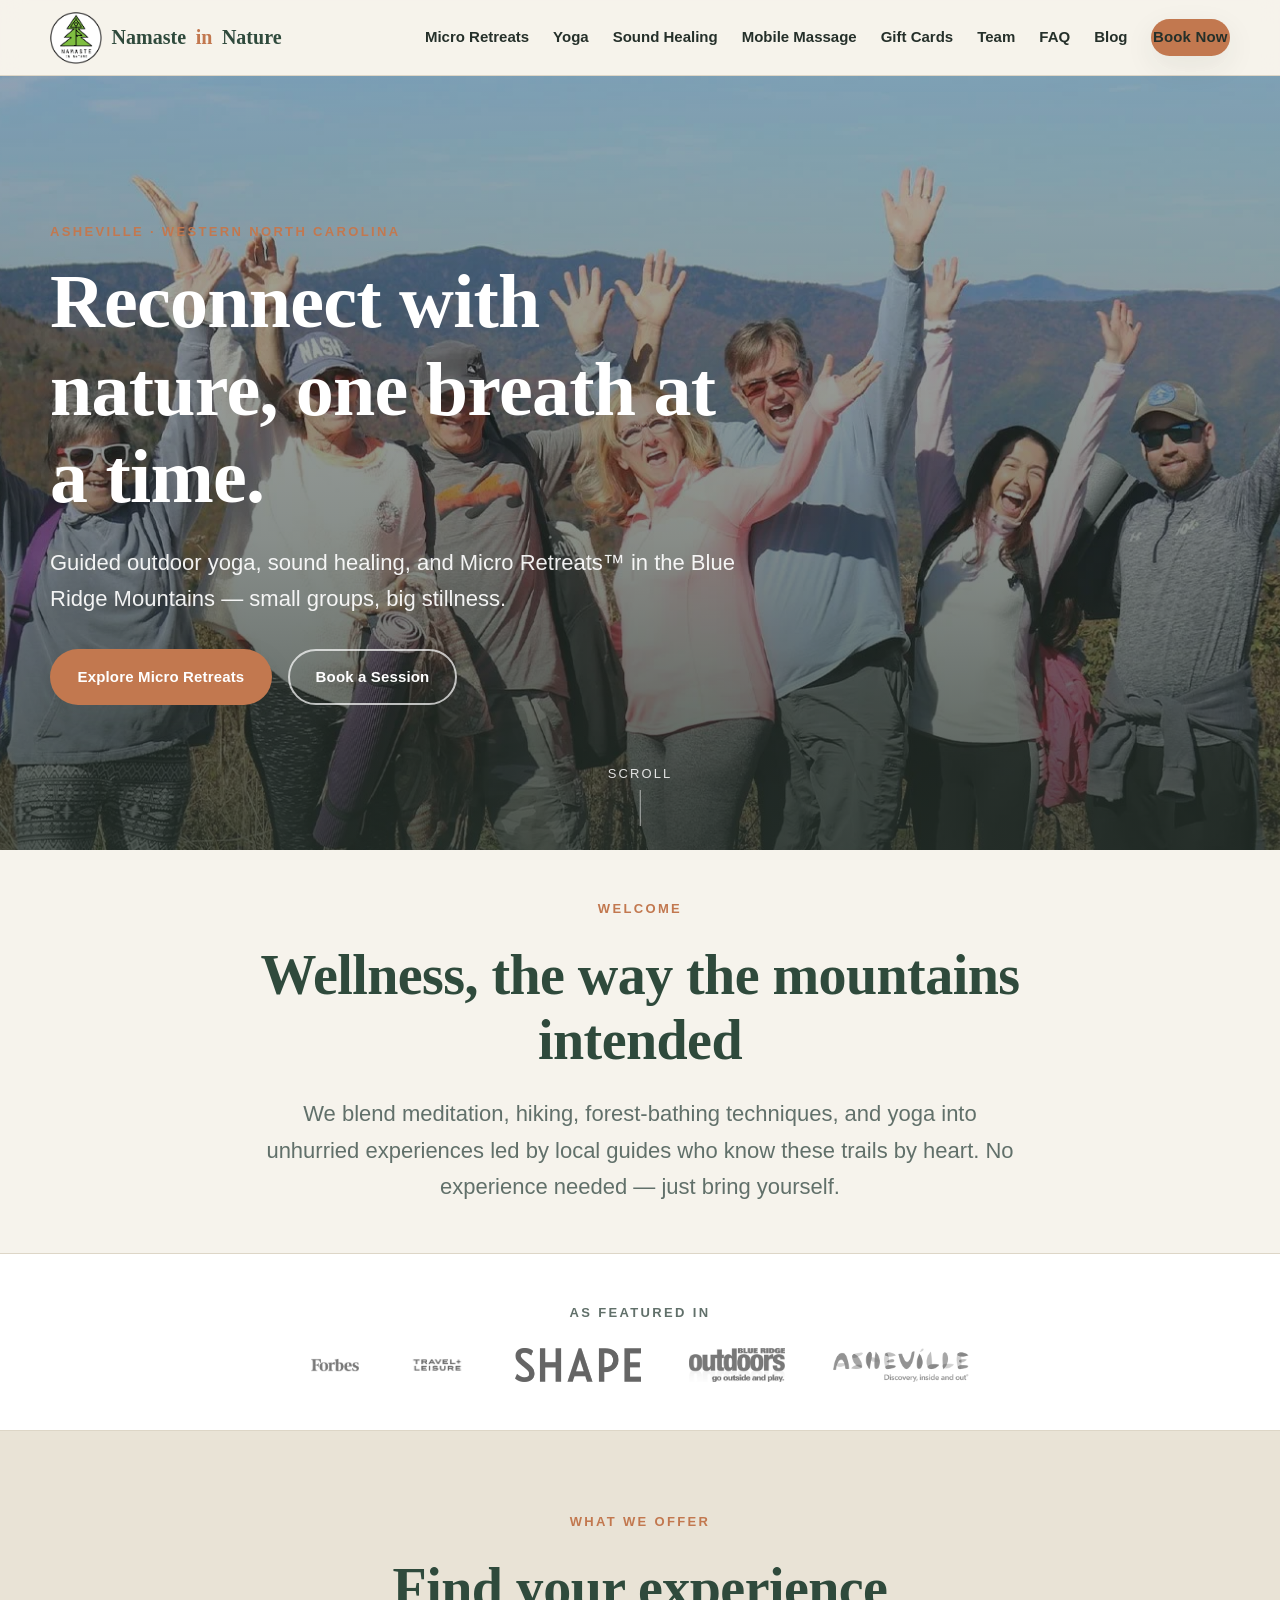
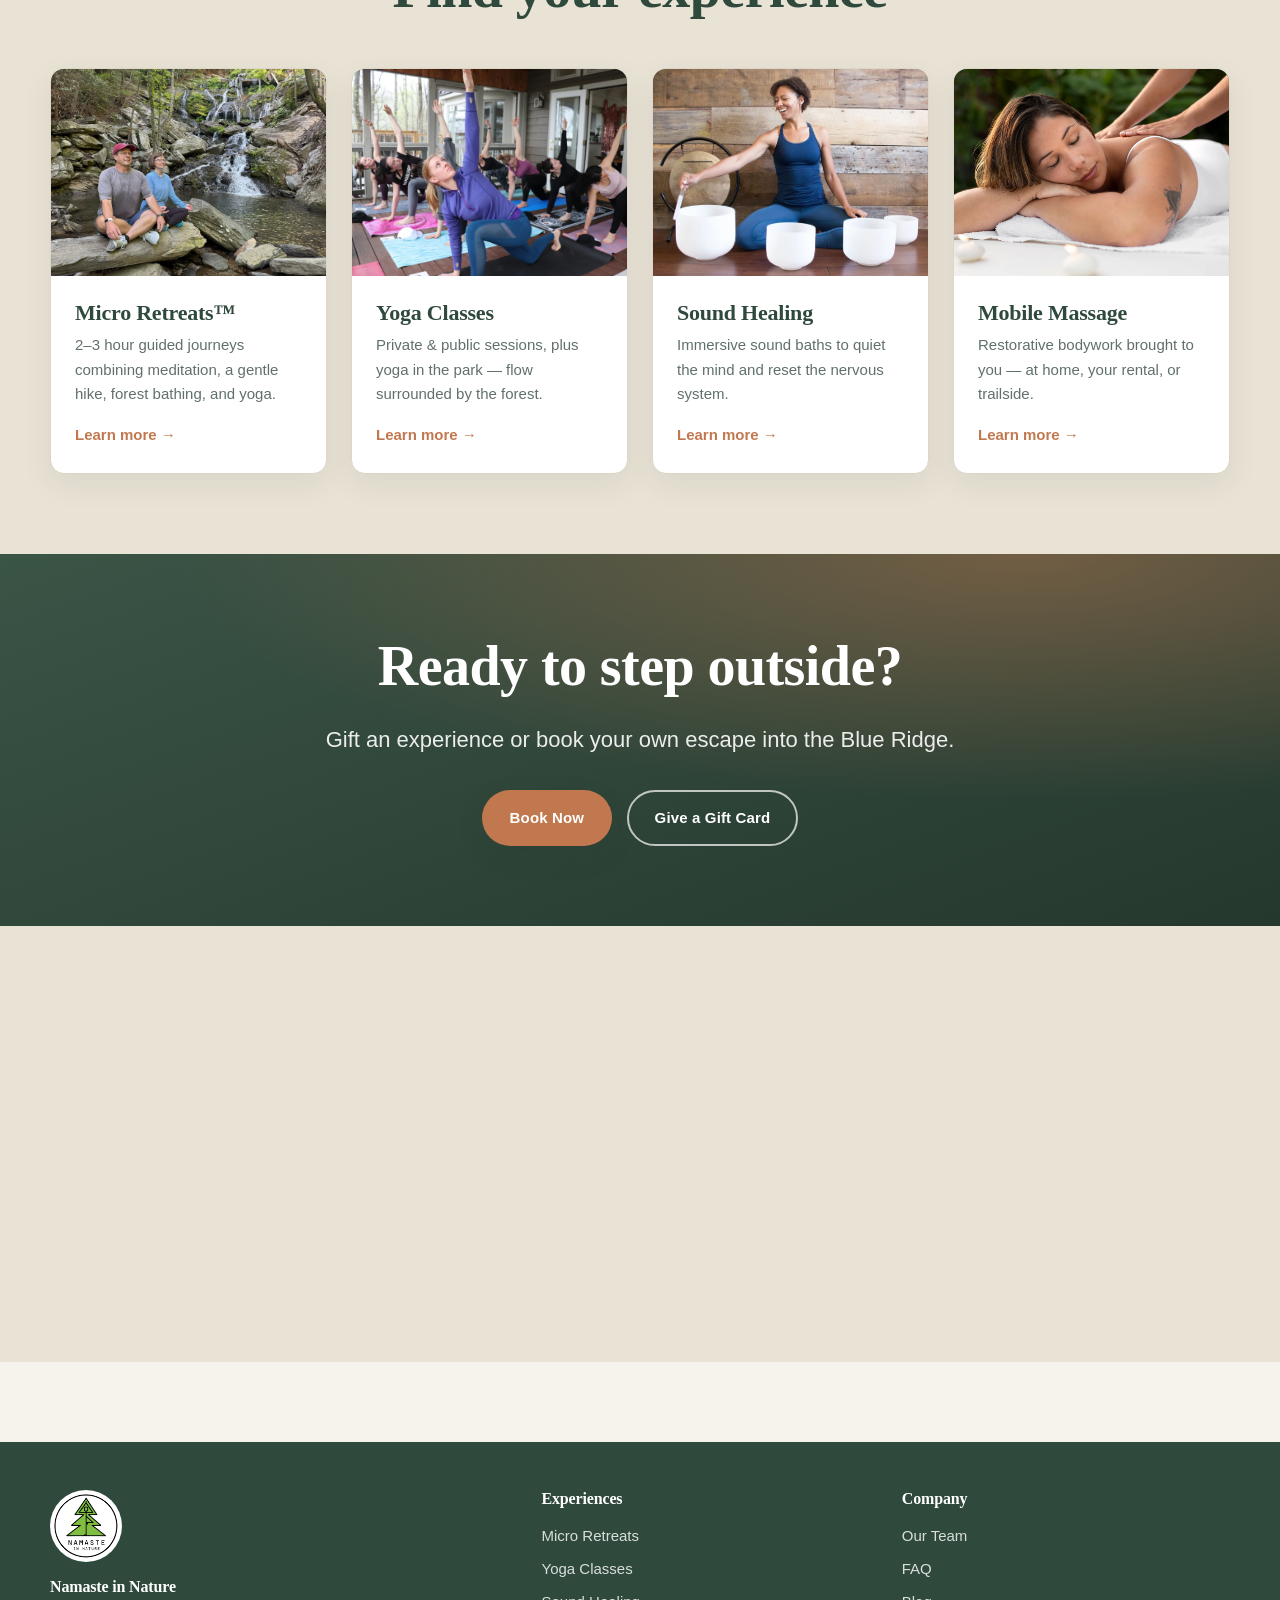
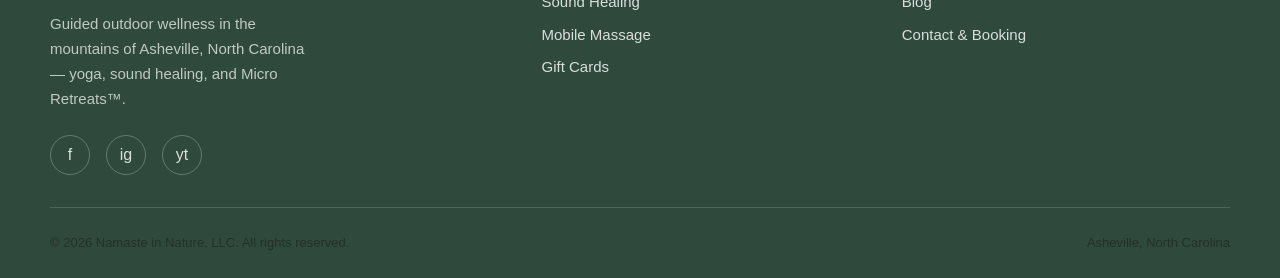
<file: index.html>
<!DOCTYPE html>
<html lang="en">
<head>
  <meta charset="UTF-8" />
  <meta name="viewport" content="width=device-width, initial-scale=1.0" />
  <title>Namaste in Nature — Outdoor Yoga, Sound Healing &amp; Micro Retreats in Asheville, NC</title>
  <meta name="description" content="Guided outdoor wellness in the mountains of Asheville, North Carolina. Micro Retreats, yoga in the forest, sound healing, and mobile massage." />

  <!-- Open Graph -->
  <meta property="og:type" content="website" />
  <meta property="og:title" content="Namaste in Nature — Outdoor Wellness in Asheville, NC" />
  <meta property="og:description" content="Micro Retreats, forest yoga, sound healing, and mobile massage in Western North Carolina." />
  <meta property="og:image" content="assets/img/hero-1.jpg" />

  <link rel="canonical" href="https://namasteinnature.com/" />

  <link rel="preconnect" href="https://fonts.googleapis.com" />
  <link rel="icon" type="image/png" href="assets/img/logo.png" />
  <link rel="stylesheet" href="assets/css/styles.css" />

  <!-- LocalBusiness structured data (helps local + map results) -->
  <script type="application/ld+json">
  {
    "@context": "https://schema.org",
    "@type": "HealthAndBeautyBusiness",
    "name": "Namaste in Nature",
    "legalName": "Namaste in Nature, LLC",
    "description": "Guided outdoor wellness in the mountains of Asheville, North Carolina — Micro Retreats, forest yoga, sound healing, and mobile massage.",
    "url": "https://namasteinnature.com/",
    "logo": "https://namasteinnature.com/assets/img/logo.png",
    "image": "https://namasteinnature.com/assets/img/hero-1.jpg",
    "telephone": "+1-828-276-3536",
    "email": "booking@namasteinnature.com",
    "priceRange": "$$",
    "areaServed": "Asheville, North Carolina",
    "address": {
      "@type": "PostalAddress",
      "addressLocality": "Asheville",
      "addressRegion": "NC",
      "addressCountry": "US"
    },
    "geo": {
      "@type": "GeoCoordinates",
      "latitude": 35.5951,
      "longitude": -82.5515
    },
    "sameAs": [
      "https://www.facebook.com/",
      "https://www.instagram.com/",
      "https://www.youtube.com/"
    ]
  }
  </script>
</head>
<body>

  <!-- ===== Header (mirror of partials/header.html) ===== -->
  <header class="site-header">
    <div class="container">
      <a class="brand" href="index.html"><img class="brand__logo" src="assets/img/logo.png" alt="" />Namaste <span>in</span> Nature</a>

      <button class="nav-toggle" aria-label="Toggle menu" aria-controls="primary-nav" aria-expanded="false">
        <span></span><span></span><span></span>
      </button>

      <nav class="nav" id="primary-nav" aria-label="Primary">
        <a href="micro-retreats.html">Micro Retreats</a>
        <a href="yoga.html">Yoga</a>
        <a href="sound-healing.html">Sound Healing</a>
        <a href="mobile-massage.html">Mobile Massage</a>
        <a href="gift-cards.html">Gift Cards</a>
        <a href="team.html">Team</a>
        <a href="faq.html">FAQ</a>
        <a href="blog/index.html">Blog</a>
        <a class="btn btn--primary" href="contact.html">Book Now</a>
      </nav>
    </div>
  </header>

  <main>
    <!-- ===== Hero ===== -->
    <section class="hero">
      <div class="hero__media" aria-hidden="true">
        <img src="assets/img/hero-1.jpg" alt="" />
      </div>

      <div class="container">
        <div class="hero__inner reveal">
          <p class="eyebrow">Asheville &middot; Western North Carolina</p>
          <h1>Reconnect with nature, one breath at a time.</h1>
          <p class="lead">Guided outdoor yoga, sound healing, and Micro Retreats&trade; in the
            Blue Ridge Mountains — small groups, big stillness.</p>
          <div class="hero__cta">
            <a class="btn btn--primary" href="micro-retreats.html">Explore Micro Retreats</a>
            <a class="btn btn--ghost" href="contact.html">Book a Session</a>
          </div>
        </div>
      </div>

      <span class="scroll-hint" aria-hidden="true">Scroll</span>
    </section>

    <!-- ===== Intro ===== -->
    <section class="section section--tight">
      <div class="container container--narrow text-center stack reveal">
        <p class="eyebrow">Welcome</p>
        <h2>Wellness, the way the mountains intended</h2>
        <p class="lead">We blend meditation, hiking, forest-bathing techniques, and yoga into
          unhurried experiences led by local guides who know these trails by heart. No experience
          needed — just bring yourself.</p>
      </div>
    </section>

    <!-- ===== Press / as featured in ===== -->
    <section class="press section--tight">
      <div class="container reveal">
        <p class="eyebrow">As featured in</p>
        <div class="press__logos">
          <img src="assets/img/press-forbes.jpg" alt="Forbes" loading="lazy" />
          <img src="assets/img/press-travel-leisure.jpg" alt="Travel + Leisure" loading="lazy" />
          <img src="assets/img/press-shape.png" alt="Shape" loading="lazy" />
          <img src="assets/img/press-blue-ridge.png" alt="Blue Ridge Outdoors" loading="lazy" />
          <img src="assets/img/press-explore-asheville.png" alt="Explore Asheville" loading="lazy" />
        </div>
      </div>
    </section>

    <!-- ===== Featured experiences ===== -->
    <section class="section" style="background: var(--color-sand);">
      <div class="container">
        <div class="text-center stack reveal" style="margin-bottom: var(--space-5);">
          <p class="eyebrow">What we offer</p>
          <h2>Find your experience</h2>
        </div>

        <div class="cards reveal">
          <article class="card">
            <div class="card__media"><img src="assets/img/retreat-waterfall.jpg" alt="Guided waterfall hike and forest bathing" loading="lazy" /></div>
            <div class="card__body">
              <h3>Micro Retreats&trade;</h3>
              <p>2&ndash;3 hour guided journeys combining meditation, a gentle hike, forest bathing, and yoga.</p>
              <a class="card__link" href="micro-retreats.html">Learn more &rarr;</a>
            </div>
          </article>

          <article class="card">
            <div class="card__media"><img src="assets/img/yoga-1.jpg" alt="Outdoor yoga class in a park" loading="lazy" /></div>
            <div class="card__body">
              <h3>Yoga Classes</h3>
              <p>Private &amp; public sessions, plus yoga in the park — flow surrounded by the forest.</p>
              <a class="card__link" href="yoga.html">Learn more &rarr;</a>
            </div>
          </article>

          <article class="card">
            <div class="card__media"><img src="assets/img/sound-healing.jpg" alt="Sound healing bowls" loading="lazy" /></div>
            <div class="card__body">
              <h3>Sound Healing</h3>
              <p>Immersive sound baths to quiet the mind and reset the nervous system.</p>
              <a class="card__link" href="sound-healing.html">Learn more &rarr;</a>
            </div>
          </article>

          <article class="card">
            <div class="card__media"><img src="assets/img/massage-1.jpg" alt="Restorative bodywork outdoors" loading="lazy" /></div>
            <div class="card__body">
              <h3>Mobile Massage</h3>
              <p>Restorative bodywork brought to you — at home, your rental, or trailside.</p>
              <a class="card__link" href="mobile-massage.html">Learn more &rarr;</a>
            </div>
          </article>
        </div>
      </div>
    </section>

    <!-- ===== CTA band ===== -->
    <section class="cta-band reveal">
      <div class="container container--narrow text-center stack">
        <h2>Ready to step outside?</h2>
        <p class="lead">Gift an experience or book your own escape into the Blue Ridge.</p>
        <div class="hero__cta" style="justify-content: center;">
          <a class="btn btn--primary" href="contact.html">Book Now</a>
          <a class="btn btn--ghost" href="gift-cards.html">Give a Gift Card</a>
        </div>
      </div>
    </section>
    <!-- ===== Subscribe ===== -->
    <section class="subscribe section">
      <div class="container subscribe__inner reveal">
        <p class="eyebrow">Stay connected</p>
        <h2>Sign up for news and updates</h2>
        <p class="lead">Seasonal offerings, trail notes, and the occasional dose of mountain inspiration — straight to your inbox.</p>
        <!-- Phase 4: connect this form to your newsletter provider (Squarespace / Mailchimp) action URL. -->
        <form action="#" method="post">
          <label for="subscribe-email" class="sr-only">Email address</label>
          <input type="email" id="subscribe-email" name="email" placeholder="Email address" required />
          <button type="submit" class="btn btn--primary">Subscribe</button>
        </form>
        <p class="form-note">We respect your inbox. Unsubscribe anytime.</p>
      </div>
    </section>

  </main>

  <!-- ===== Footer (mirror of partials/footer.html) ===== -->
  <footer class="site-footer">
    <div class="container">
      <div class="footer-grid">
        <div class="footer-brand">
          <img class="footer-logo" src="assets/img/logo.png" alt="Namaste in Nature" />
          <h4>Namaste in Nature</h4>
          <p>Guided outdoor wellness in the mountains of Asheville, North Carolina — yoga, sound healing, and Micro Retreats&trade;.</p>
          <div class="social">
            <a href="https://www.facebook.com/" aria-label="Facebook" target="_blank" rel="noopener">f</a>
            <a href="https://www.instagram.com/" aria-label="Instagram" target="_blank" rel="noopener">ig</a>
            <a href="https://www.youtube.com/" aria-label="YouTube" target="_blank" rel="noopener">yt</a>
          </div>
        </div>

        <div>
          <h4>Experiences</h4>
          <ul role="list">
            <li><a href="micro-retreats.html">Micro Retreats</a></li>
            <li><a href="yoga.html">Yoga Classes</a></li>
            <li><a href="sound-healing.html">Sound Healing</a></li>
            <li><a href="mobile-massage.html">Mobile Massage</a></li>
            <li><a href="gift-cards.html">Gift Cards</a></li>
          </ul>
        </div>

        <div>
          <h4>Company</h4>
          <ul role="list">
            <li><a href="team.html">Our Team</a></li>
            <li><a href="faq.html">FAQ</a></li>
            <li><a href="blog/index.html">Blog</a></li>
            <li><a href="contact.html">Contact &amp; Booking</a></li>
          </ul>
        </div>
      </div>

      <div class="footer-bottom">
        <p>&copy; <span id="year">2026</span> Namaste in Nature, LLC. All rights reserved.</p>
        <p>Asheville, North Carolina</p>
      </div>
    </div>
  </footer>

  <script src="assets/js/main.js"></script>
</body>
</html>
</file>
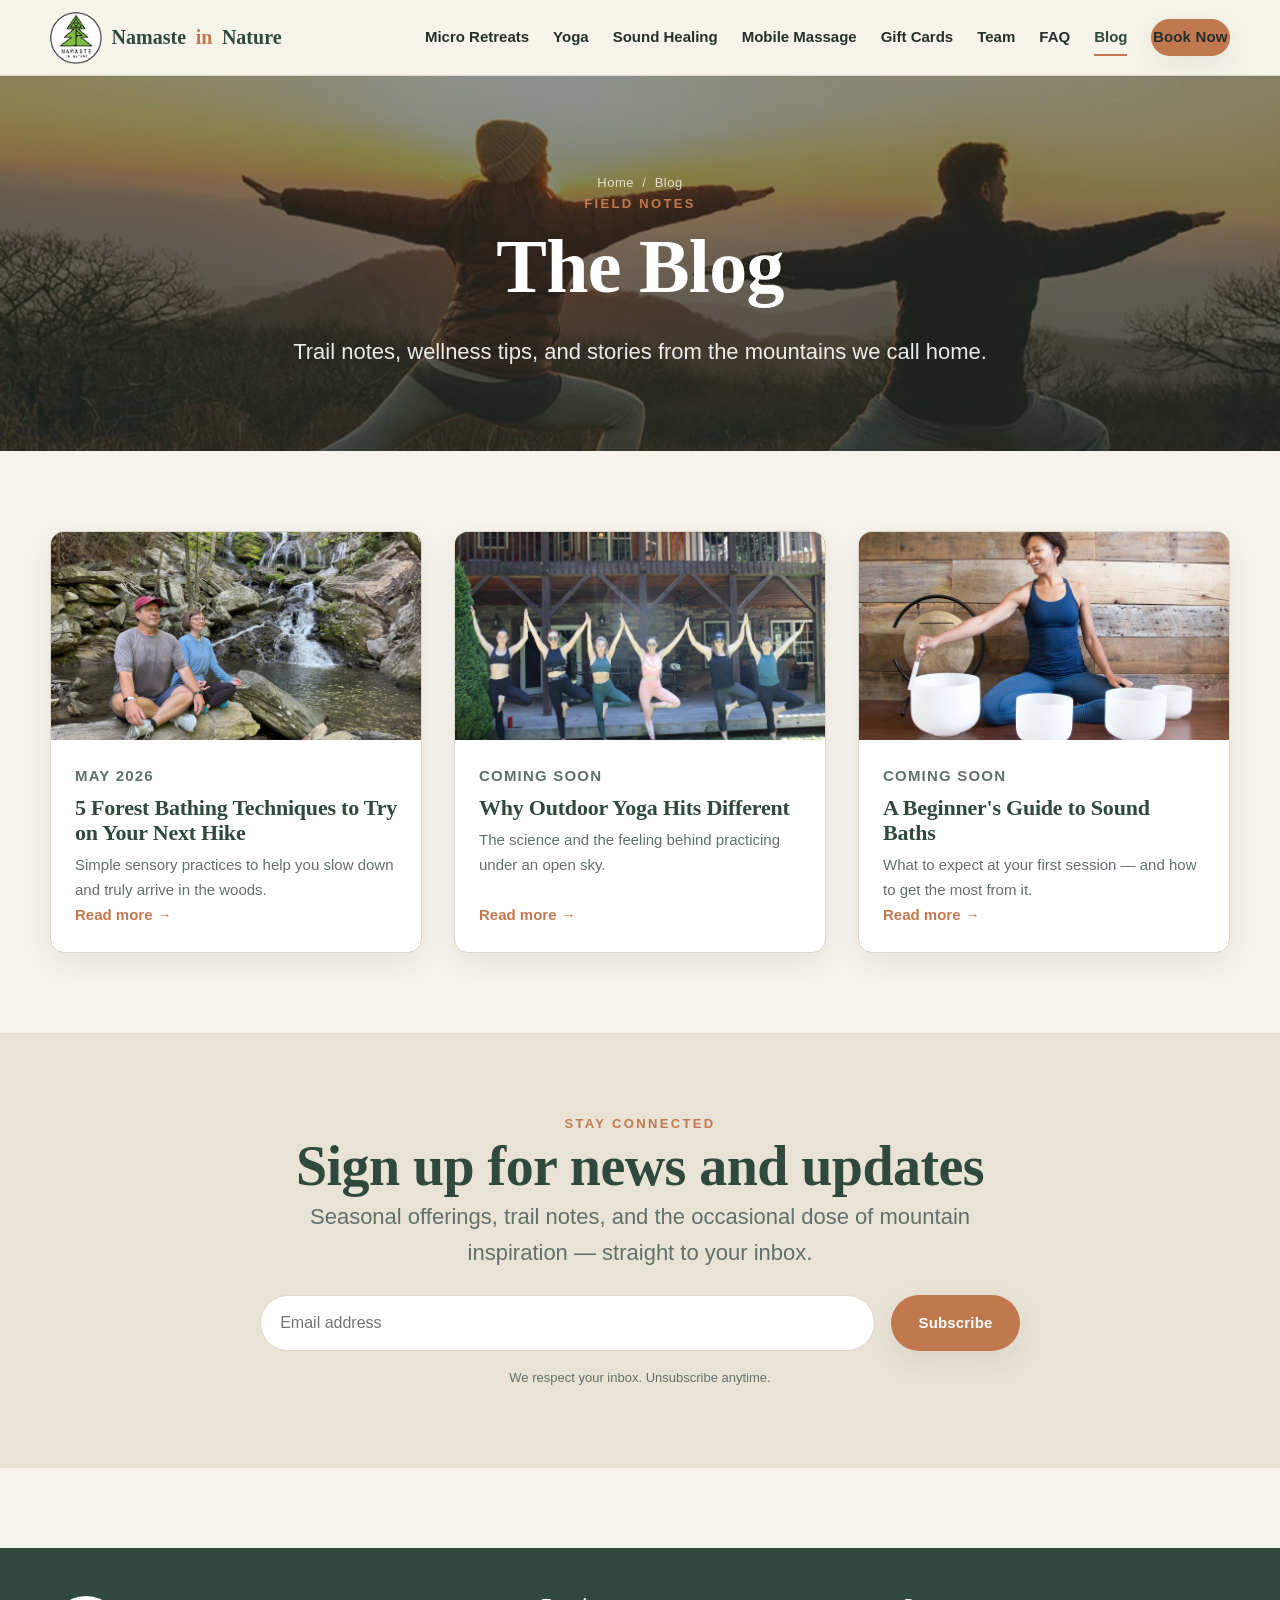
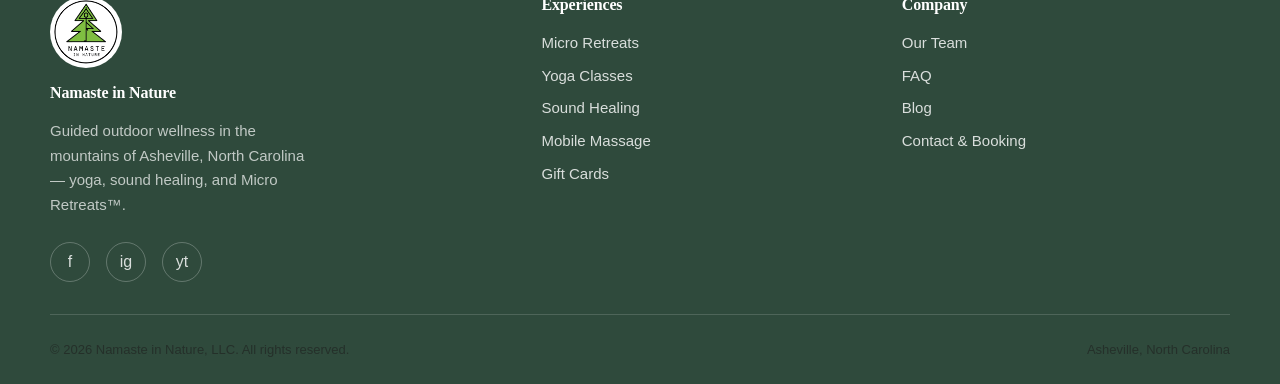
<file: blog/index.html>
<!DOCTYPE html>
<html lang="en">
<head>
  <meta charset="UTF-8" />
  <meta name="viewport" content="width=device-width, initial-scale=1.0" />
  <title>Blog — Namaste in Nature | Asheville, NC</title>
  <meta name="description" content="Stories, trail notes, and wellness tips from Namaste in Nature in Asheville, NC — yoga, forest bathing, sound healing, and mountain living." />
  <link rel="canonical" href="https://namasteinnature.com/blog/index.html" />
  <link rel="icon" type="image/png" href="../assets/img/logo.png" />
  <link rel="stylesheet" href="../assets/css/styles.css" />
</head>
<body>

  <header class="site-header">
    <div class="container">
      <a class="brand" href="../index.html"><img class="brand__logo" src="../assets/img/logo.png" alt="" />Namaste <span>in</span> Nature</a>
      <button class="nav-toggle" aria-label="Toggle menu" aria-controls="primary-nav" aria-expanded="false">
        <span></span><span></span><span></span>
      </button>
      <nav class="nav" id="primary-nav" aria-label="Primary">
        <a href="../micro-retreats.html">Micro Retreats</a>
        <a href="../yoga.html">Yoga</a>
        <a href="../sound-healing.html">Sound Healing</a>
        <a href="../mobile-massage.html">Mobile Massage</a>
        <a href="../gift-cards.html">Gift Cards</a>
        <a href="../team.html">Team</a>
        <a href="../faq.html">FAQ</a>
        <a href="index.html" aria-current="page">Blog</a>
        <a class="btn btn--primary" href="../contact.html">Book Now</a>
      </nav>
    </div>
  </header>

  <main>
    <section class="page-hero page-hero--photo">
        <div class="page-hero__media" aria-hidden="true"><img src="../assets/img/hero-2.jpg" alt="" /></div>
      <div class="container">
        <p class="breadcrumb"><a href="../index.html">Home</a> &nbsp;/&nbsp; Blog</p>
        <p class="eyebrow">Field notes</p>
        <h1>The Blog</h1>
        <p class="lead">Trail notes, wellness tips, and stories from the mountains we call home.</p>
      </div>
    </section>

    <section class="section">
      <div class="container">
        <div class="post-grid reveal">

          <article class="post-card">
            <a href="sample-post.html" class="post-card__media" aria-label="Read: 5 Forest Bathing Techniques"><img src="../assets/img/retreat-waterfall.jpg" alt="" loading="lazy" /></a>
            <div class="post-card__body">
              <p class="post-card__date">May 2026</p>
              <h3>5 Forest Bathing Techniques to Try on Your Next Hike</h3>
              <p>Simple sensory practices to help you slow down and truly arrive in the woods.</p>
              <a class="card__link" href="sample-post.html">Read more &rarr;</a>
            </div>
          </article>

          <article class="post-card">
            <a href="sample-post.html" class="post-card__media" aria-label="Read post"><img src="../assets/img/yoga-2.jpg" alt="" loading="lazy" /></a>
            <div class="post-card__body">
              <p class="post-card__date">Coming soon</p>
              <h3>Why Outdoor Yoga Hits Different</h3>
              <p>The science and the feeling behind practicing under an open sky.</p>
              <a class="card__link" href="sample-post.html">Read more &rarr;</a>
            </div>
          </article>

          <article class="post-card">
            <a href="sample-post.html" class="post-card__media" aria-label="Read post"><img src="../assets/img/sound-healing.jpg" alt="" loading="lazy" /></a>
            <div class="post-card__body">
              <p class="post-card__date">Coming soon</p>
              <h3>A Beginner's Guide to Sound Baths</h3>
              <p>What to expect at your first session — and how to get the most from it.</p>
              <a class="card__link" href="sample-post.html">Read more &rarr;</a>
            </div>
          </article>

        </div>
      </div>
    </section>
    <!-- ===== Subscribe ===== -->
    <section class="subscribe section">
      <div class="container subscribe__inner reveal">
        <p class="eyebrow">Stay connected</p>
        <h2>Sign up for news and updates</h2>
        <p class="lead">Seasonal offerings, trail notes, and the occasional dose of mountain inspiration — straight to your inbox.</p>
        <!-- Phase 4: connect this form to your newsletter provider (Squarespace / Mailchimp) action URL. -->
        <form action="#" method="post">
          <label for="subscribe-email" class="sr-only">Email address</label>
          <input type="email" id="subscribe-email" name="email" placeholder="Email address" required />
          <button type="submit" class="btn btn--primary">Subscribe</button>
        </form>
        <p class="form-note">We respect your inbox. Unsubscribe anytime.</p>
      </div>
    </section>

  </main>

  <footer class="site-footer">
    <div class="container">
      <div class="footer-grid">
        <div class="footer-brand">
          <img class="footer-logo" src="../assets/img/logo.png" alt="Namaste in Nature" />
          <h4>Namaste in Nature</h4>
          <p>Guided outdoor wellness in the mountains of Asheville, North Carolina — yoga, sound healing, and Micro Retreats&trade;.</p>
          <div class="social">
            <a href="https://www.facebook.com/" aria-label="Facebook" target="_blank" rel="noopener">f</a>
            <a href="https://www.instagram.com/" aria-label="Instagram" target="_blank" rel="noopener">ig</a>
            <a href="https://www.youtube.com/" aria-label="YouTube" target="_blank" rel="noopener">yt</a>
          </div>
        </div>
        <div>
          <h4>Experiences</h4>
          <ul role="list">
            <li><a href="../micro-retreats.html">Micro Retreats</a></li>
            <li><a href="../yoga.html">Yoga Classes</a></li>
            <li><a href="../sound-healing.html">Sound Healing</a></li>
            <li><a href="../mobile-massage.html">Mobile Massage</a></li>
            <li><a href="../gift-cards.html">Gift Cards</a></li>
          </ul>
        </div>
        <div>
          <h4>Company</h4>
          <ul role="list">
            <li><a href="../team.html">Our Team</a></li>
            <li><a href="../faq.html">FAQ</a></li>
            <li><a href="index.html">Blog</a></li>
            <li><a href="../contact.html">Contact &amp; Booking</a></li>
          </ul>
        </div>
      </div>
      <div class="footer-bottom">
        <p>&copy; <span id="year">2026</span> Namaste in Nature, LLC. All rights reserved.</p>
        <p>Asheville, North Carolina</p>
      </div>
    </div>
  </footer>

  <script src="../assets/js/main.js"></script>
</body>
</html>
</file>
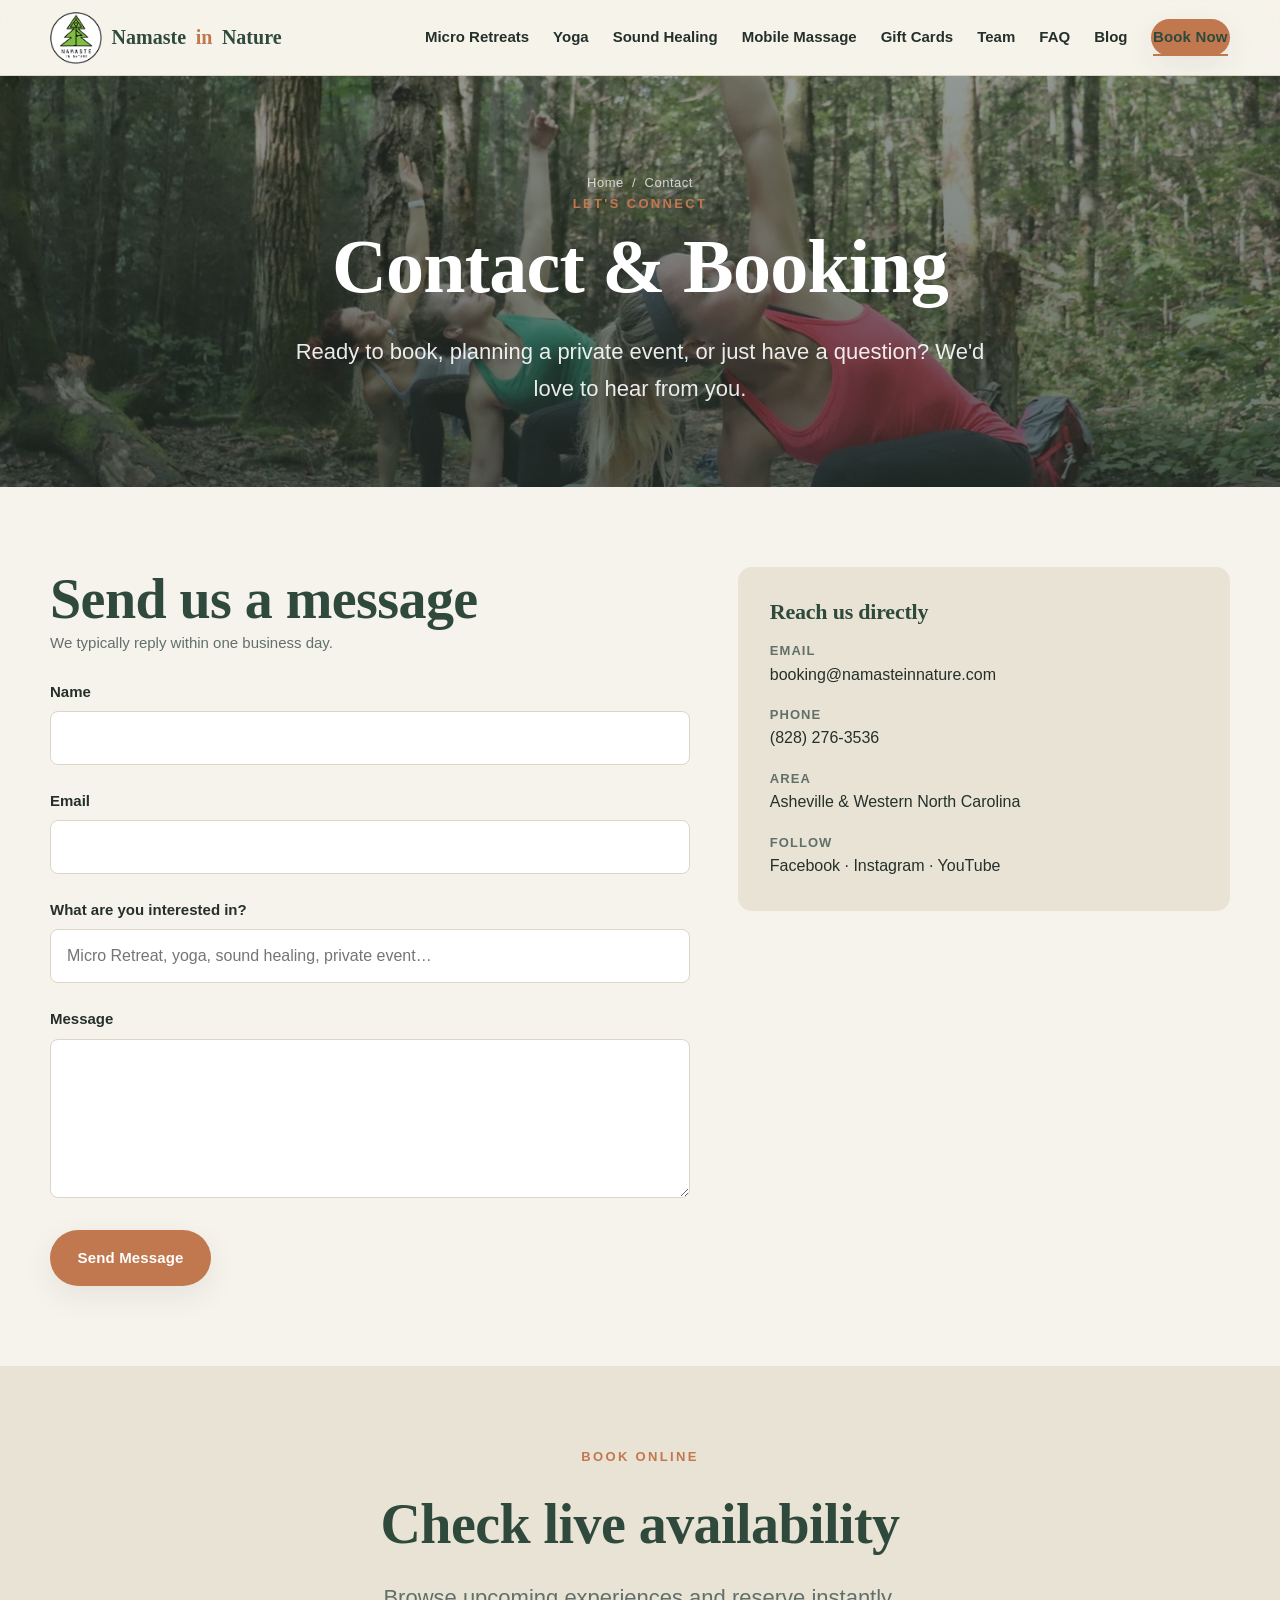
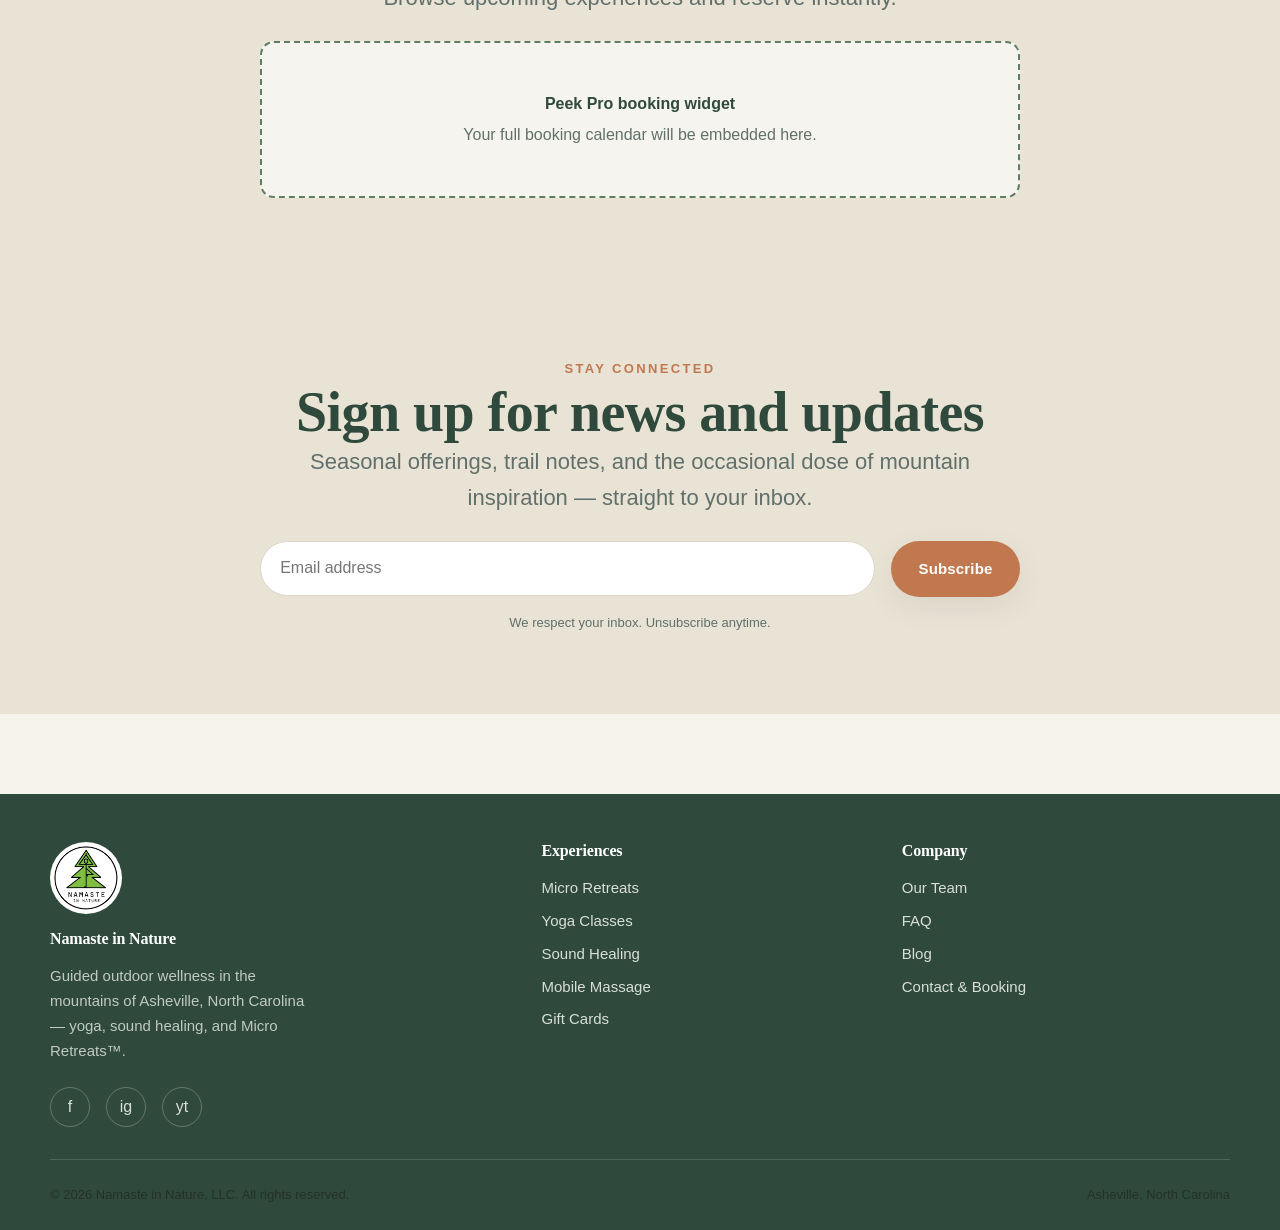
<file: contact.html>
<!DOCTYPE html>
<html lang="en">
<head>
  <meta charset="UTF-8" />
  <meta name="viewport" content="width=device-width, initial-scale=1.0" />
  <title>Contact &amp; Booking — Namaste in Nature | Asheville, NC</title>
  <meta name="description" content="Contact Namaste in Nature to book outdoor yoga, sound healing, Micro Retreats, or mobile massage in Asheville, NC, or plan a private group event." />
  <link rel="canonical" href="https://namasteinnature.com/contact.html" />
  <link rel="icon" type="image/png" href="assets/img/logo.png" />
  <link rel="stylesheet" href="assets/css/styles.css" />
</head>
<body>

  <header class="site-header">
    <div class="container">
      <a class="brand" href="index.html"><img class="brand__logo" src="assets/img/logo.png" alt="" />Namaste <span>in</span> Nature</a>
      <button class="nav-toggle" aria-label="Toggle menu" aria-controls="primary-nav" aria-expanded="false">
        <span></span><span></span><span></span>
      </button>
      <nav class="nav" id="primary-nav" aria-label="Primary">
        <a href="micro-retreats.html">Micro Retreats</a>
        <a href="yoga.html">Yoga</a>
        <a href="sound-healing.html">Sound Healing</a>
        <a href="mobile-massage.html">Mobile Massage</a>
        <a href="gift-cards.html">Gift Cards</a>
        <a href="team.html">Team</a>
        <a href="faq.html">FAQ</a>
        <a href="blog/index.html">Blog</a>
        <a class="btn btn--primary" href="contact.html" aria-current="page">Book Now</a>
      </nav>
    </div>
  </header>

  <main>
    <section class="page-hero page-hero--photo">
        <div class="page-hero__media" aria-hidden="true"><img src="assets/img/hero-16.jpg" alt="" /></div>
      <div class="container">
        <p class="breadcrumb"><a href="index.html">Home</a> &nbsp;/&nbsp; Contact</p>
        <p class="eyebrow">Let's connect</p>
        <h1>Contact &amp; Booking</h1>
        <p class="lead">Ready to book, planning a private event, or just have a question? We'd love to
          hear from you.</p>
      </div>
    </section>

    <section class="section">
      <div class="container">
        <div class="contact-grid reveal">
          <div>
            <h2>Send us a message</h2>
            <p class="post-meta" style="margin-bottom: var(--space-3);">We typically reply within one business day.</p>

            <!-- Phase 4: set the form action to your Formspree endpoint (or similar). -->
            <form action="#" method="post">
              <div class="form-field">
                <label for="name">Name</label>
                <input type="text" id="name" name="name" required />
              </div>
              <div class="form-field">
                <label for="email">Email</label>
                <input type="email" id="email" name="email" required />
              </div>
              <div class="form-field">
                <label for="interest">What are you interested in?</label>
                <input type="text" id="interest" name="interest" placeholder="Micro Retreat, yoga, sound healing, private event…" />
              </div>
              <div class="form-field">
                <label for="message">Message</label>
                <textarea id="message" name="message" rows="5" required></textarea>
              </div>
              <button type="submit" class="btn btn--primary">Send Message</button>
            </form>
          </div>

          <aside class="contact-info">
            <h3>Reach us directly</h3>
            <dl>
              <div>
                <dt>Email</dt>
                <dd><a href="mailto:booking@namasteinnature.com">booking@namasteinnature.com</a></dd>
              </div>
              <div>
                <dt>Phone</dt>
                <dd><a href="tel:+18282763536">(828) 276-3536</a></dd>
              </div>
              <div>
                <dt>Area</dt>
                <dd>Asheville &amp; Western North Carolina</dd>
              </div>
              <div>
                <dt>Follow</dt>
                <dd>
                  <a href="https://www.facebook.com/" target="_blank" rel="noopener">Facebook</a> &middot;
                  <a href="https://www.instagram.com/" target="_blank" rel="noopener">Instagram</a> &middot;
                  <a href="https://www.youtube.com/" target="_blank" rel="noopener">YouTube</a>
                </dd>
              </div>
            </dl>
          </aside>
        </div>
      </div>
    </section>

    <section class="section booking">
      <div class="container container--narrow text-center stack reveal">
        <p class="eyebrow">Book online</p>
        <h2>Check live availability</h2>
        <p class="lead">Browse upcoming experiences and reserve instantly.</p>
        <div class="embed-ph">
          <strong>Peek Pro booking widget</strong>
          Your full booking calendar will be embedded here.
        </div>
      </div>
    </section>
    <!-- ===== Subscribe ===== -->
    <section class="subscribe section">
      <div class="container subscribe__inner reveal">
        <p class="eyebrow">Stay connected</p>
        <h2>Sign up for news and updates</h2>
        <p class="lead">Seasonal offerings, trail notes, and the occasional dose of mountain inspiration — straight to your inbox.</p>
        <!-- Phase 4: connect this form to your newsletter provider (Squarespace / Mailchimp) action URL. -->
        <form action="#" method="post">
          <label for="subscribe-email" class="sr-only">Email address</label>
          <input type="email" id="subscribe-email" name="email" placeholder="Email address" required />
          <button type="submit" class="btn btn--primary">Subscribe</button>
        </form>
        <p class="form-note">We respect your inbox. Unsubscribe anytime.</p>
      </div>
    </section>

  </main>

  <footer class="site-footer">
    <div class="container">
      <div class="footer-grid">
        <div class="footer-brand">
          <img class="footer-logo" src="assets/img/logo.png" alt="Namaste in Nature" />
          <h4>Namaste in Nature</h4>
          <p>Guided outdoor wellness in the mountains of Asheville, North Carolina — yoga, sound healing, and Micro Retreats&trade;.</p>
          <div class="social">
            <a href="https://www.facebook.com/" aria-label="Facebook" target="_blank" rel="noopener">f</a>
            <a href="https://www.instagram.com/" aria-label="Instagram" target="_blank" rel="noopener">ig</a>
            <a href="https://www.youtube.com/" aria-label="YouTube" target="_blank" rel="noopener">yt</a>
          </div>
        </div>
        <div>
          <h4>Experiences</h4>
          <ul role="list">
            <li><a href="micro-retreats.html">Micro Retreats</a></li>
            <li><a href="yoga.html">Yoga Classes</a></li>
            <li><a href="sound-healing.html">Sound Healing</a></li>
            <li><a href="mobile-massage.html">Mobile Massage</a></li>
            <li><a href="gift-cards.html">Gift Cards</a></li>
          </ul>
        </div>
        <div>
          <h4>Company</h4>
          <ul role="list">
            <li><a href="team.html">Our Team</a></li>
            <li><a href="faq.html">FAQ</a></li>
            <li><a href="blog/index.html">Blog</a></li>
            <li><a href="contact.html">Contact &amp; Booking</a></li>
          </ul>
        </div>
      </div>
      <div class="footer-bottom">
        <p>&copy; <span id="year">2026</span> Namaste in Nature, LLC. All rights reserved.</p>
        <p>Asheville, North Carolina</p>
      </div>
    </div>
  </footer>

  <script src="assets/js/main.js"></script>
</body>
</html>
</file>
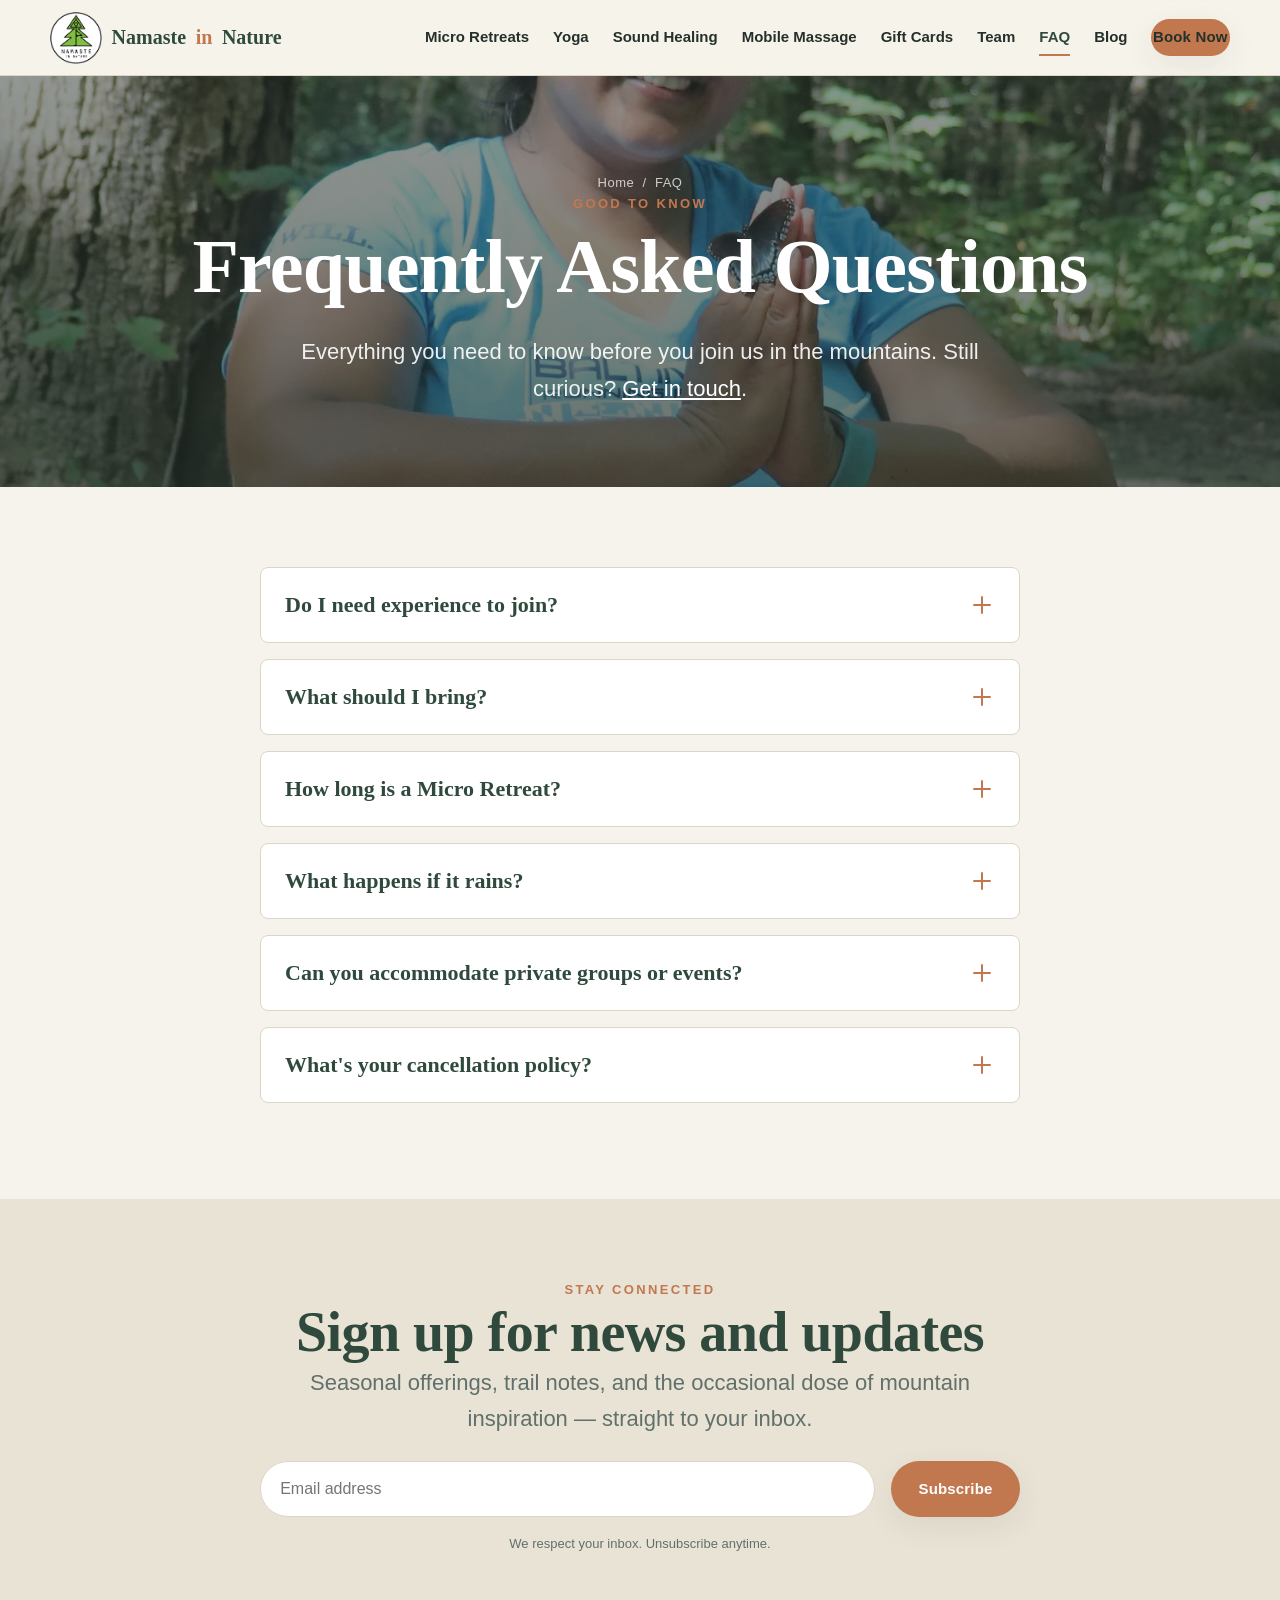
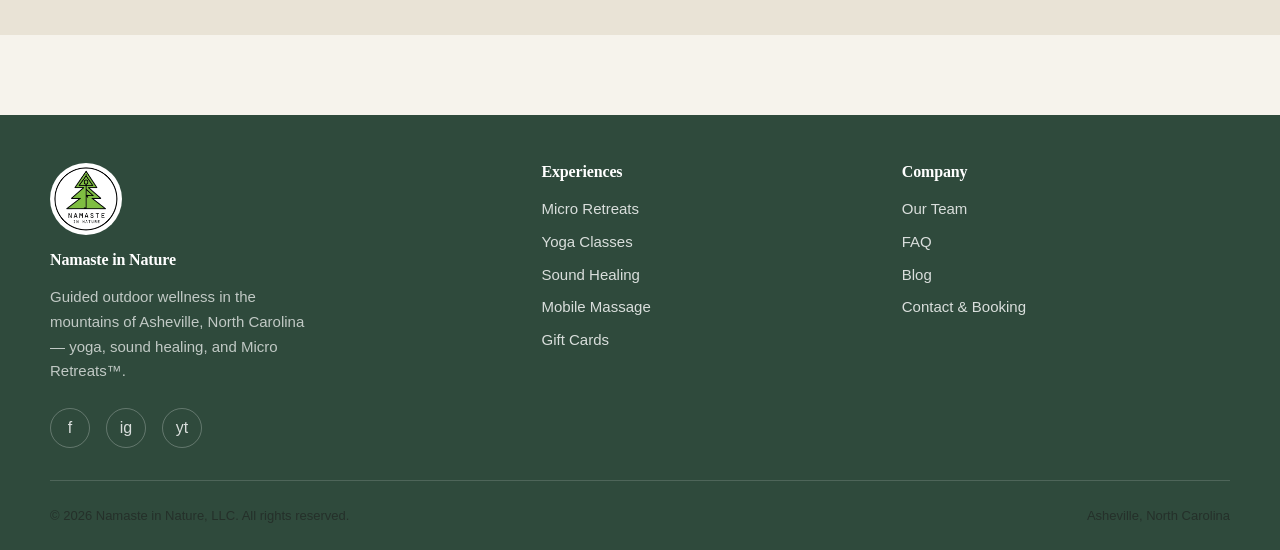
<file: faq.html>
<!DOCTYPE html>
<html lang="en">
<head>
  <meta charset="UTF-8" />
  <meta name="viewport" content="width=device-width, initial-scale=1.0" />
  <title>FAQ — Namaste in Nature | Asheville, NC</title>
  <meta name="description" content="Frequently asked questions about Namaste in Nature's Micro Retreats, yoga, sound healing, and mobile massage in Asheville, NC." />
  <link rel="canonical" href="https://namasteinnature.com/faq.html" />
  <link rel="icon" type="image/png" href="assets/img/logo.png" />
  <link rel="stylesheet" href="assets/css/styles.css" />
</head>
<body>

  <header class="site-header">
    <div class="container">
      <a class="brand" href="index.html"><img class="brand__logo" src="assets/img/logo.png" alt="" />Namaste <span>in</span> Nature</a>
      <button class="nav-toggle" aria-label="Toggle menu" aria-controls="primary-nav" aria-expanded="false">
        <span></span><span></span><span></span>
      </button>
      <nav class="nav" id="primary-nav" aria-label="Primary">
        <a href="micro-retreats.html">Micro Retreats</a>
        <a href="yoga.html">Yoga</a>
        <a href="sound-healing.html">Sound Healing</a>
        <a href="mobile-massage.html">Mobile Massage</a>
        <a href="gift-cards.html">Gift Cards</a>
        <a href="team.html">Team</a>
        <a href="faq.html" aria-current="page">FAQ</a>
        <a href="blog/index.html">Blog</a>
        <a class="btn btn--primary" href="contact.html">Book Now</a>
      </nav>
    </div>
  </header>

  <main>
    <section class="page-hero page-hero--photo">
        <div class="page-hero__media" aria-hidden="true"><img src="assets/img/hero-8.jpg" alt="" /></div>
      <div class="container">
        <p class="breadcrumb"><a href="index.html">Home</a> &nbsp;/&nbsp; FAQ</p>
        <p class="eyebrow">Good to know</p>
        <h1>Frequently Asked Questions</h1>
        <p class="lead">Everything you need to know before you join us in the mountains. Still curious?
          <a href="contact.html" style="color:#fff;text-decoration:underline;">Get in touch</a>.</p>
      </div>
    </section>

    <section class="section">
      <div class="container">
        <div class="accordion reveal">

          <div class="accordion__item">
            <h2 style="margin:0;">
              <button class="accordion__trigger" aria-expanded="false" aria-controls="faq1">
                Do I need experience to join?
                <span class="icon" aria-hidden="true"></span>
              </button>
            </h2>
            <div class="accordion__panel" id="faq1" role="region">
              <div class="accordion__panel-inner">
                Not at all. Every experience is beginner-friendly and tailored to the group. Whether it's
                your first time on a yoga mat or you're a seasoned practitioner, your guide will meet you
                where you are.
              </div>
            </div>
          </div>

          <div class="accordion__item">
            <h2 style="margin:0;">
              <button class="accordion__trigger" aria-expanded="false" aria-controls="faq2">
                What should I bring?
                <span class="icon" aria-hidden="true"></span>
              </button>
            </h2>
            <div class="accordion__panel" id="faq2" role="region">
              <div class="accordion__panel-inner">
                Comfortable clothes you can move in, sturdy shoes for the trail, water, and an open mind.
                We can provide mats and props on request — just let us know when you book.
              </div>
            </div>
          </div>

          <div class="accordion__item">
            <h2 style="margin:0;">
              <button class="accordion__trigger" aria-expanded="false" aria-controls="faq3">
                How long is a Micro Retreat?
                <span class="icon" aria-hidden="true"></span>
              </button>
            </h2>
            <div class="accordion__panel" id="faq3" role="region">
              <div class="accordion__panel-inner">
                Micro Retreats typically run 2&ndash;3 hours, including meditation, a gentle hike, forest
                bathing, and yoga. It's the restoration of a full retreat in a single afternoon.
              </div>
            </div>
          </div>

          <div class="accordion__item">
            <h2 style="margin:0;">
              <button class="accordion__trigger" aria-expanded="false" aria-controls="faq4">
                What happens if it rains?
                <span class="icon" aria-hidden="true"></span>
              </button>
            </h2>
            <div class="accordion__panel" id="faq4" role="region">
              <div class="accordion__panel-inner">
                Weather in the mountains can change quickly. If conditions aren't safe, we'll reach out to
                reschedule or offer an alternative. Your comfort and safety always come first.
              </div>
            </div>
          </div>

          <div class="accordion__item">
            <h2 style="margin:0;">
              <button class="accordion__trigger" aria-expanded="false" aria-controls="faq5">
                Can you accommodate private groups or events?
                <span class="icon" aria-hidden="true"></span>
              </button>
            </h2>
            <div class="accordion__panel" id="faq5" role="region">
              <div class="accordion__panel-inner">
                Absolutely. We love bachelorette parties, corporate retreats, birthdays, and other special
                occasions. <a href="contact.html">Contact us</a> to design a custom experience for your group.
              </div>
            </div>
          </div>

          <div class="accordion__item">
            <h2 style="margin:0;">
              <button class="accordion__trigger" aria-expanded="false" aria-controls="faq6">
                What's your cancellation policy?
                <span class="icon" aria-hidden="true"></span>
              </button>
            </h2>
            <div class="accordion__panel" id="faq6" role="region">
              <div class="accordion__panel-inner">
                Add your cancellation and rescheduling policy here so guests know what to expect before they book.
              </div>
            </div>
          </div>

        </div>
      </div>
    </section>
    <!-- ===== Subscribe ===== -->
    <section class="subscribe section">
      <div class="container subscribe__inner reveal">
        <p class="eyebrow">Stay connected</p>
        <h2>Sign up for news and updates</h2>
        <p class="lead">Seasonal offerings, trail notes, and the occasional dose of mountain inspiration — straight to your inbox.</p>
        <!-- Phase 4: connect this form to your newsletter provider (Squarespace / Mailchimp) action URL. -->
        <form action="#" method="post">
          <label for="subscribe-email" class="sr-only">Email address</label>
          <input type="email" id="subscribe-email" name="email" placeholder="Email address" required />
          <button type="submit" class="btn btn--primary">Subscribe</button>
        </form>
        <p class="form-note">We respect your inbox. Unsubscribe anytime.</p>
      </div>
    </section>

  </main>

  <footer class="site-footer">
    <div class="container">
      <div class="footer-grid">
        <div class="footer-brand">
          <img class="footer-logo" src="assets/img/logo.png" alt="Namaste in Nature" />
          <h4>Namaste in Nature</h4>
          <p>Guided outdoor wellness in the mountains of Asheville, North Carolina — yoga, sound healing, and Micro Retreats&trade;.</p>
          <div class="social">
            <a href="https://www.facebook.com/" aria-label="Facebook" target="_blank" rel="noopener">f</a>
            <a href="https://www.instagram.com/" aria-label="Instagram" target="_blank" rel="noopener">ig</a>
            <a href="https://www.youtube.com/" aria-label="YouTube" target="_blank" rel="noopener">yt</a>
          </div>
        </div>
        <div>
          <h4>Experiences</h4>
          <ul role="list">
            <li><a href="micro-retreats.html">Micro Retreats</a></li>
            <li><a href="yoga.html">Yoga Classes</a></li>
            <li><a href="sound-healing.html">Sound Healing</a></li>
            <li><a href="mobile-massage.html">Mobile Massage</a></li>
            <li><a href="gift-cards.html">Gift Cards</a></li>
          </ul>
        </div>
        <div>
          <h4>Company</h4>
          <ul role="list">
            <li><a href="team.html">Our Team</a></li>
            <li><a href="faq.html">FAQ</a></li>
            <li><a href="blog/index.html">Blog</a></li>
            <li><a href="contact.html">Contact &amp; Booking</a></li>
          </ul>
        </div>
      </div>
      <div class="footer-bottom">
        <p>&copy; <span id="year">2026</span> Namaste in Nature, LLC. All rights reserved.</p>
        <p>Asheville, North Carolina</p>
      </div>
    </div>
  </footer>

  <script src="assets/js/main.js"></script>
</body>
</html>
</file>
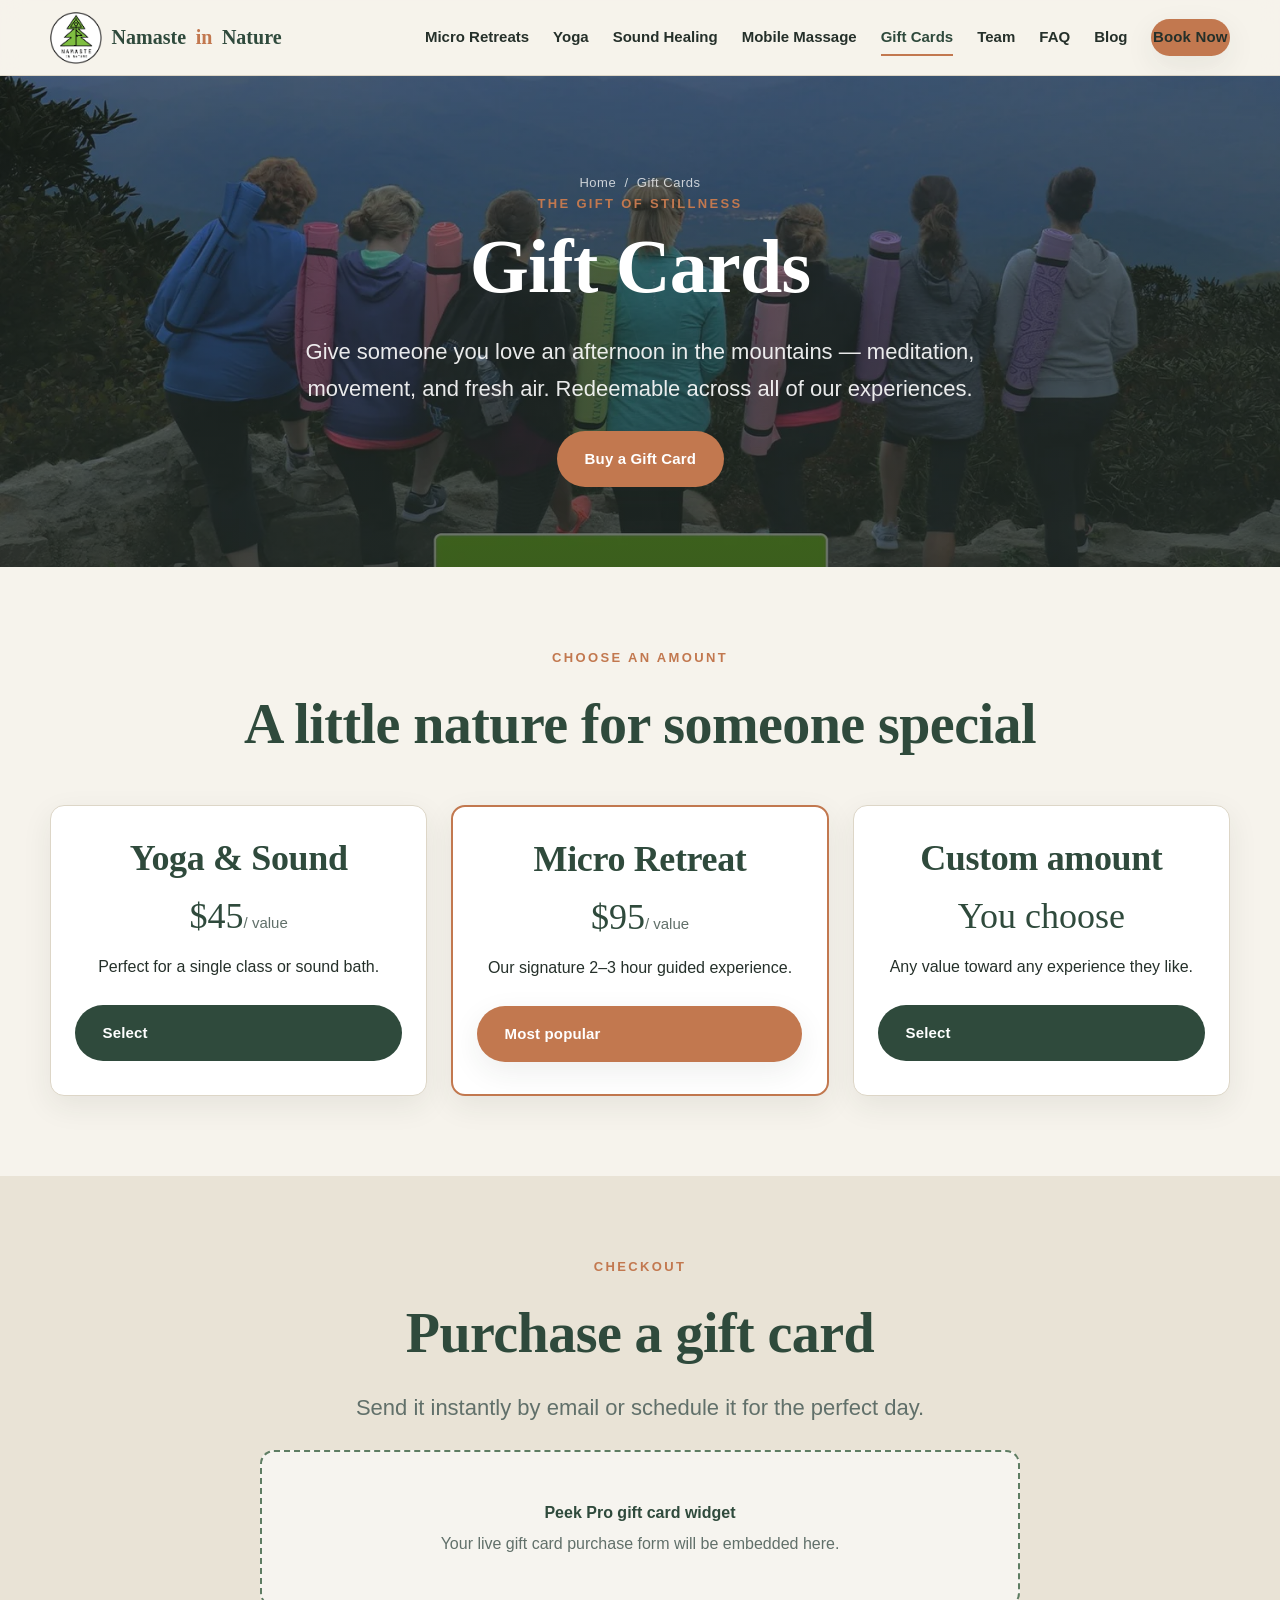
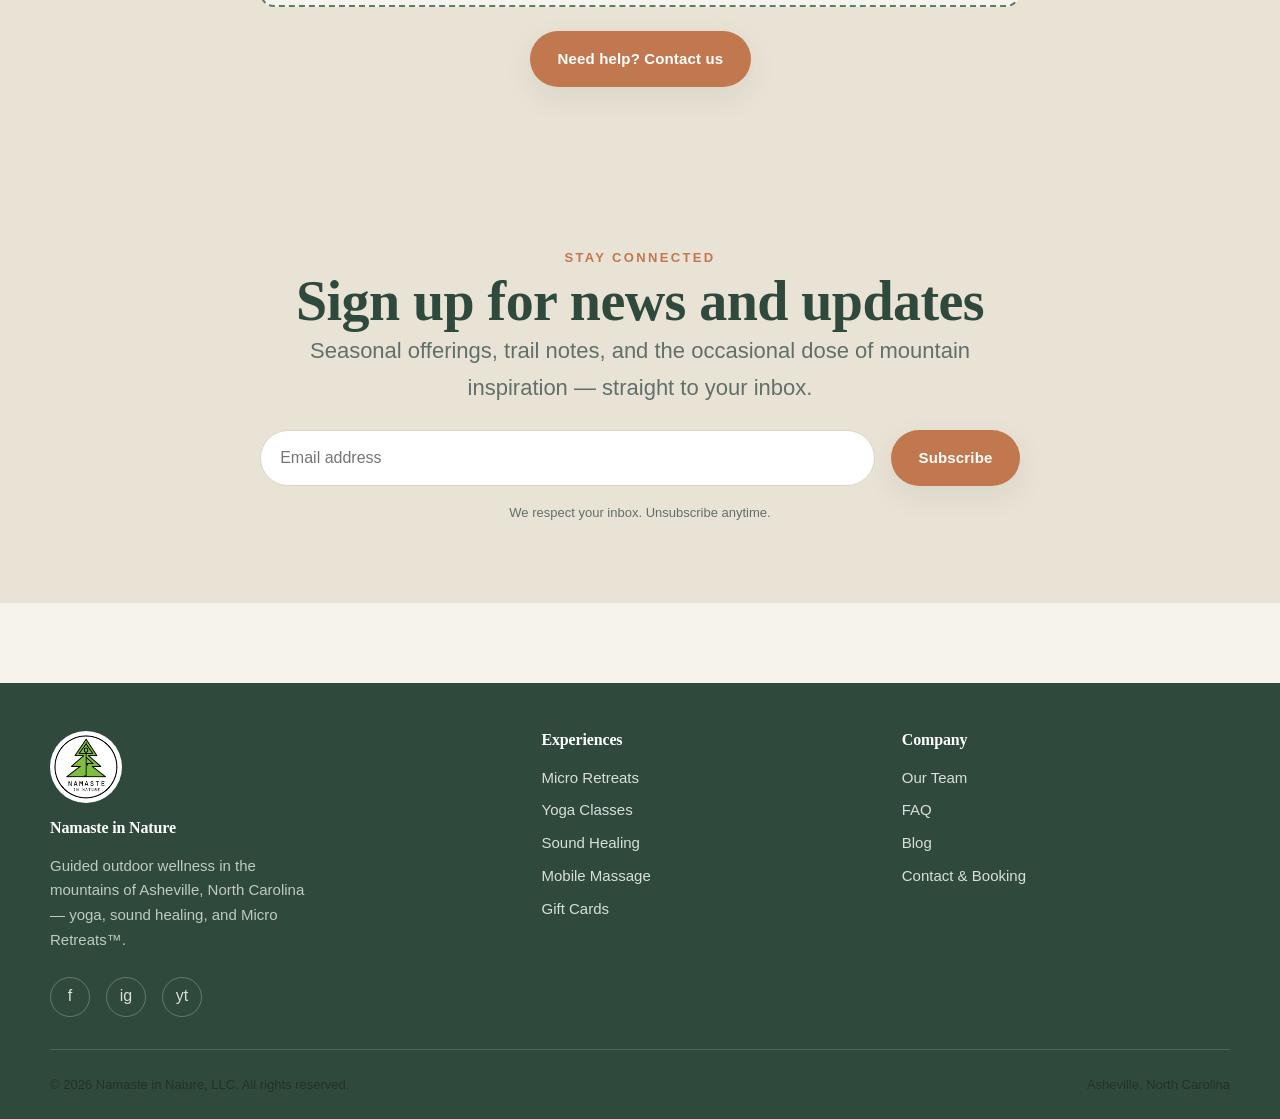
<file: gift-cards.html>
<!DOCTYPE html>
<html lang="en">
<head>
  <meta charset="UTF-8" />
  <meta name="viewport" content="width=device-width, initial-scale=1.0" />
  <title>Gift Cards — Namaste in Nature | Asheville, NC</title>
  <meta name="description" content="Give the gift of outdoor wellness in Asheville, NC. Gift cards for Micro Retreats, yoga, sound healing, and mobile massage." />
  <link rel="canonical" href="https://namasteinnature.com/gift-cards.html" />
  <link rel="icon" type="image/png" href="assets/img/logo.png" />
  <link rel="stylesheet" href="assets/css/styles.css" />
</head>
<body>

  <header class="site-header">
    <div class="container">
      <a class="brand" href="index.html"><img class="brand__logo" src="assets/img/logo.png" alt="" />Namaste <span>in</span> Nature</a>
      <button class="nav-toggle" aria-label="Toggle menu" aria-controls="primary-nav" aria-expanded="false">
        <span></span><span></span><span></span>
      </button>
      <nav class="nav" id="primary-nav" aria-label="Primary">
        <a href="micro-retreats.html">Micro Retreats</a>
        <a href="yoga.html">Yoga</a>
        <a href="sound-healing.html">Sound Healing</a>
        <a href="mobile-massage.html">Mobile Massage</a>
        <a href="gift-cards.html" aria-current="page">Gift Cards</a>
        <a href="team.html">Team</a>
        <a href="faq.html">FAQ</a>
        <a href="blog/index.html">Blog</a>
        <a class="btn btn--primary" href="contact.html">Book Now</a>
      </nav>
    </div>
  </header>

  <main>
    <section class="page-hero page-hero--photo">
        <div class="page-hero__media" aria-hidden="true"><img src="assets/img/hero-17.jpg" alt="" /></div>
      <div class="container">
        <p class="breadcrumb"><a href="index.html">Home</a> &nbsp;/&nbsp; Gift Cards</p>
        <p class="eyebrow">The gift of stillness</p>
        <h1>Gift Cards</h1>
        <p class="lead">Give someone you love an afternoon in the mountains — meditation, movement, and
          fresh air. Redeemable across all of our experiences.</p>
        <p style="margin-top: var(--space-3);"><a class="btn btn--primary" href="#buy">Buy a Gift Card</a></p>
      </div>
    </section>

    <section class="section">
      <div class="container">
        <div class="text-center stack reveal" style="margin-bottom: var(--space-5);">
          <p class="eyebrow">Choose an amount</p>
          <h2>A little nature for someone special</h2>
        </div>
        <div class="options reveal">
          <div class="option">
            <h3>Yoga &amp; Sound</h3>
            <p class="option__price">$45<span>/ value</span></p>
            <p>Perfect for a single class or sound bath.</p>
            <a class="btn btn--dark" href="#buy">Select</a>
          </div>
          <div class="option option--featured">
            <h3>Micro Retreat</h3>
            <p class="option__price">$95<span>/ value</span></p>
            <p>Our signature 2&ndash;3 hour guided experience.</p>
            <a class="btn btn--primary" href="#buy">Most popular</a>
          </div>
          <div class="option">
            <h3>Custom amount</h3>
            <p class="option__price">You choose</p>
            <p>Any value toward any experience they like.</p>
            <a class="btn btn--dark" href="#buy">Select</a>
          </div>
        </div>
      </div>
    </section>

    <section class="section booking" id="buy">
      <div class="container container--narrow text-center stack reveal">
        <p class="eyebrow">Checkout</p>
        <h2>Purchase a gift card</h2>
        <p class="lead">Send it instantly by email or schedule it for the perfect day.</p>
        <div class="embed-ph">
          <strong>Peek Pro gift card widget</strong>
          Your live gift card purchase form will be embedded here.
        </div>
        <p><a class="btn btn--primary" href="contact.html">Need help? Contact us</a></p>
      </div>
    </section>
    <!-- ===== Subscribe ===== -->
    <section class="subscribe section">
      <div class="container subscribe__inner reveal">
        <p class="eyebrow">Stay connected</p>
        <h2>Sign up for news and updates</h2>
        <p class="lead">Seasonal offerings, trail notes, and the occasional dose of mountain inspiration — straight to your inbox.</p>
        <!-- Phase 4: connect this form to your newsletter provider (Squarespace / Mailchimp) action URL. -->
        <form action="#" method="post">
          <label for="subscribe-email" class="sr-only">Email address</label>
          <input type="email" id="subscribe-email" name="email" placeholder="Email address" required />
          <button type="submit" class="btn btn--primary">Subscribe</button>
        </form>
        <p class="form-note">We respect your inbox. Unsubscribe anytime.</p>
      </div>
    </section>

  </main>

  <footer class="site-footer">
    <div class="container">
      <div class="footer-grid">
        <div class="footer-brand">
          <img class="footer-logo" src="assets/img/logo.png" alt="Namaste in Nature" />
          <h4>Namaste in Nature</h4>
          <p>Guided outdoor wellness in the mountains of Asheville, North Carolina — yoga, sound healing, and Micro Retreats&trade;.</p>
          <div class="social">
            <a href="https://www.facebook.com/" aria-label="Facebook" target="_blank" rel="noopener">f</a>
            <a href="https://www.instagram.com/" aria-label="Instagram" target="_blank" rel="noopener">ig</a>
            <a href="https://www.youtube.com/" aria-label="YouTube" target="_blank" rel="noopener">yt</a>
          </div>
        </div>
        <div>
          <h4>Experiences</h4>
          <ul role="list">
            <li><a href="micro-retreats.html">Micro Retreats</a></li>
            <li><a href="yoga.html">Yoga Classes</a></li>
            <li><a href="sound-healing.html">Sound Healing</a></li>
            <li><a href="mobile-massage.html">Mobile Massage</a></li>
            <li><a href="gift-cards.html">Gift Cards</a></li>
          </ul>
        </div>
        <div>
          <h4>Company</h4>
          <ul role="list">
            <li><a href="team.html">Our Team</a></li>
            <li><a href="faq.html">FAQ</a></li>
            <li><a href="blog/index.html">Blog</a></li>
            <li><a href="contact.html">Contact &amp; Booking</a></li>
          </ul>
        </div>
      </div>
      <div class="footer-bottom">
        <p>&copy; <span id="year">2026</span> Namaste in Nature, LLC. All rights reserved.</p>
        <p>Asheville, North Carolina</p>
      </div>
    </div>
  </footer>

  <script src="assets/js/main.js"></script>
</body>
</html>
</file>
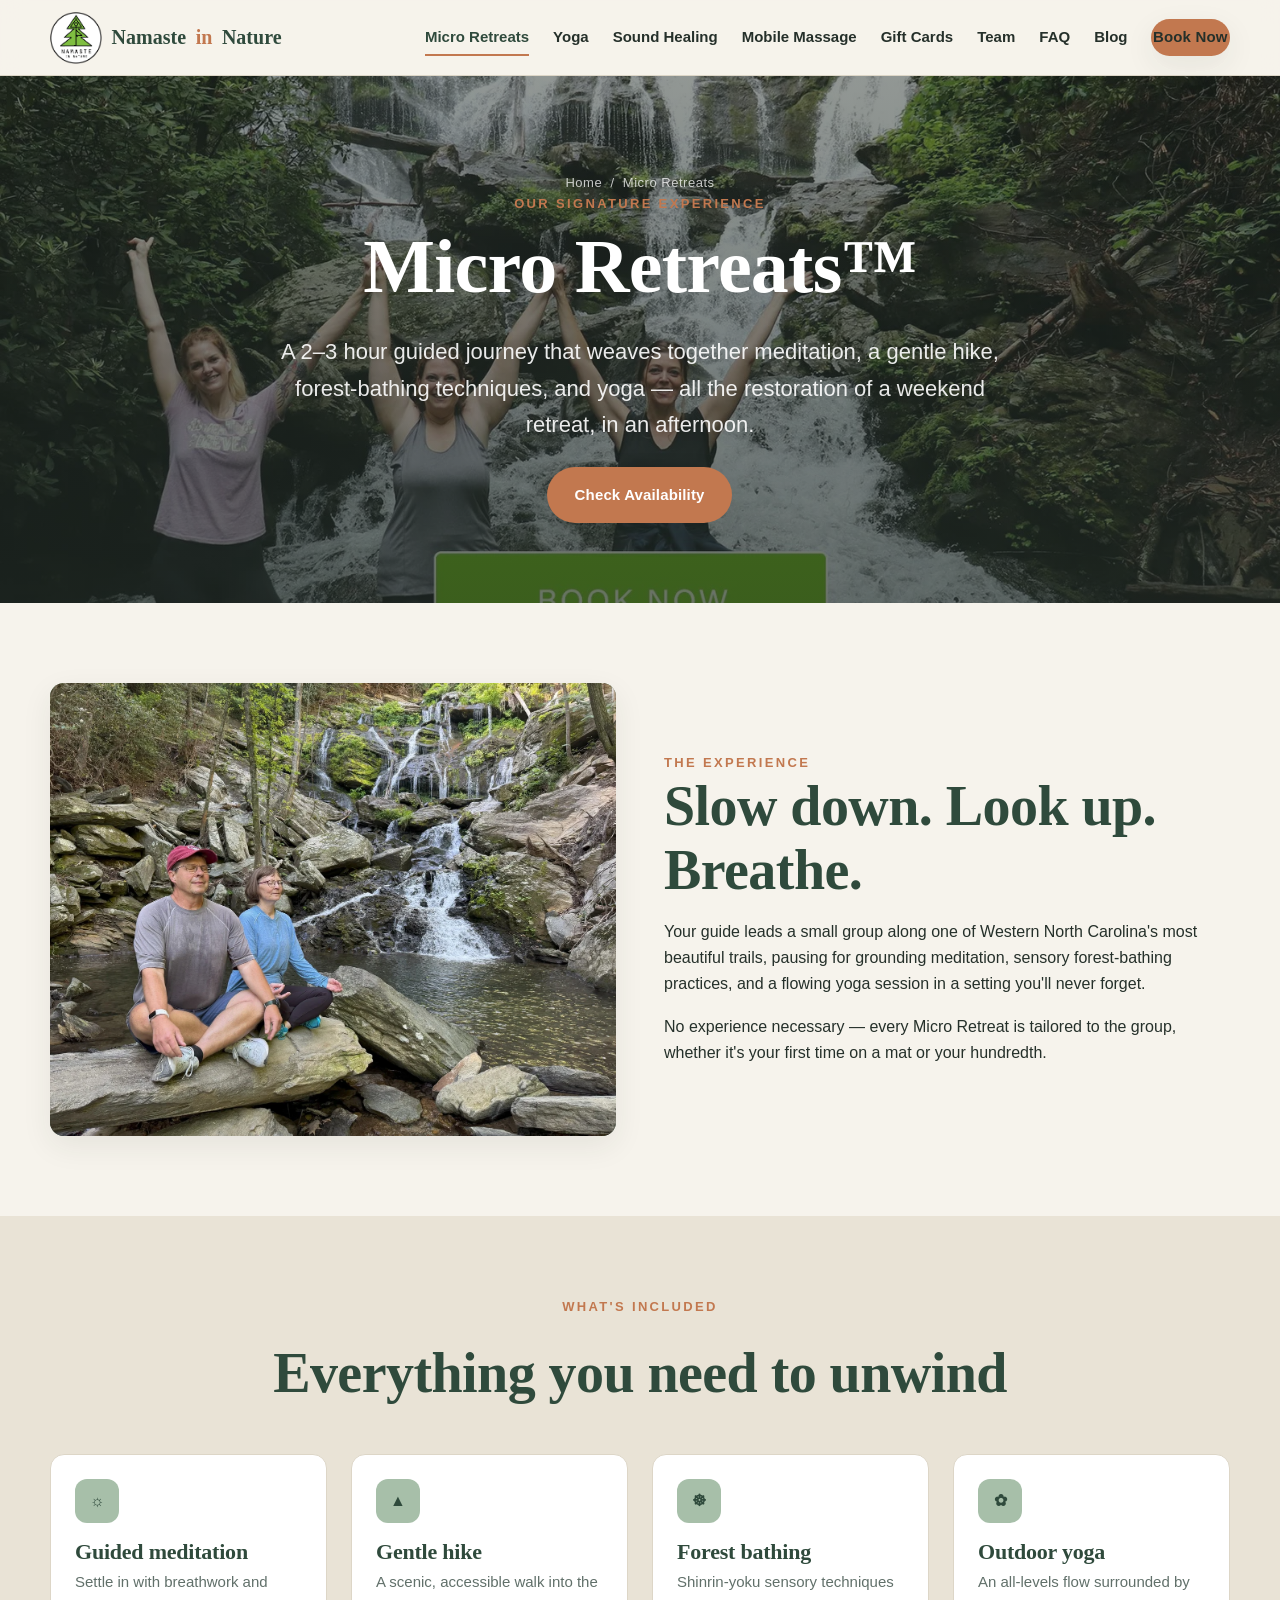
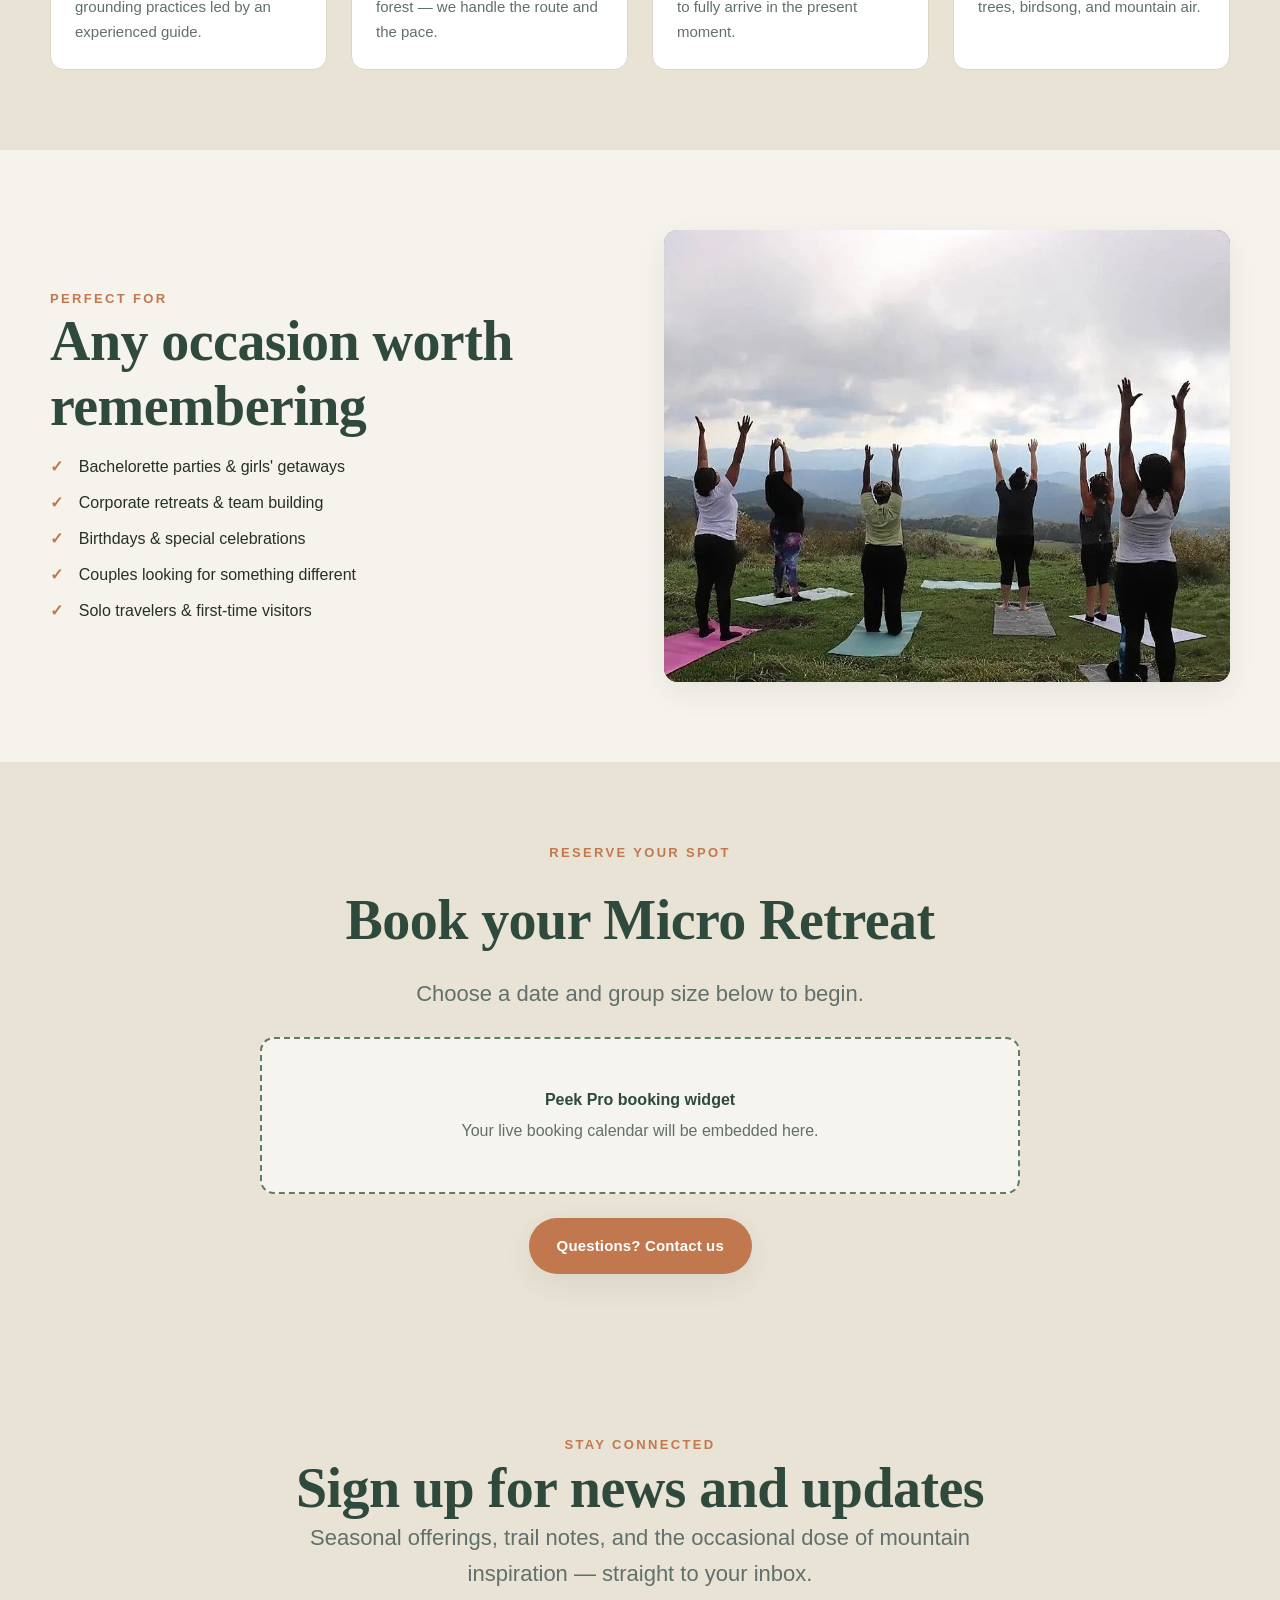
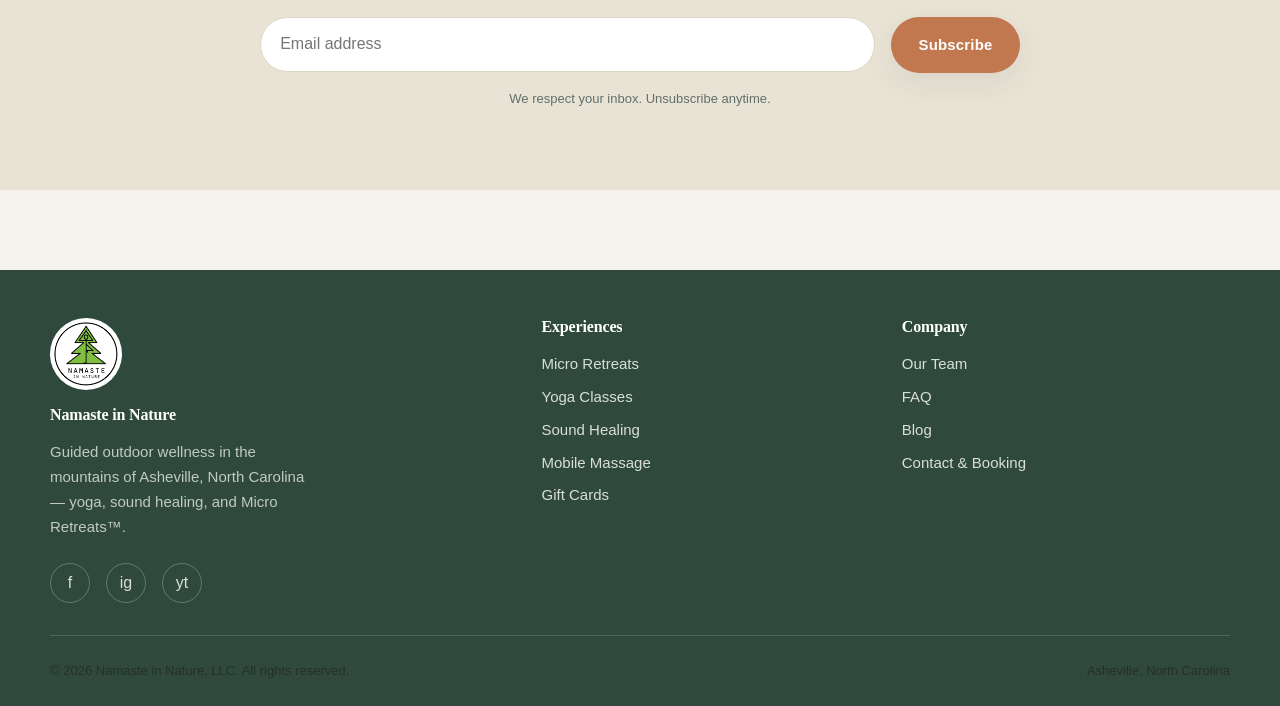
<file: micro-retreats.html>
<!DOCTYPE html>
<html lang="en">
<head>
  <meta charset="UTF-8" />
  <meta name="viewport" content="width=device-width, initial-scale=1.0" />
  <title>Micro Retreats&trade; — Namaste in Nature | Asheville, NC</title>
  <meta name="description" content="2–3 hour guided Micro Retreats combining meditation, hiking, forest bathing, and yoga in the Blue Ridge Mountains around Asheville, NC." />
  <link rel="canonical" href="https://namasteinnature.com/micro-retreats.html" />
  <link rel="icon" type="image/png" href="assets/img/logo.png" />
  <link rel="stylesheet" href="assets/css/styles.css" />
</head>
<body>

  <header class="site-header">
    <div class="container">
      <a class="brand" href="index.html"><img class="brand__logo" src="assets/img/logo.png" alt="" />Namaste <span>in</span> Nature</a>
      <button class="nav-toggle" aria-label="Toggle menu" aria-controls="primary-nav" aria-expanded="false">
        <span></span><span></span><span></span>
      </button>
      <nav class="nav" id="primary-nav" aria-label="Primary">
        <a href="micro-retreats.html" aria-current="page">Micro Retreats</a>
        <a href="yoga.html">Yoga</a>
        <a href="sound-healing.html">Sound Healing</a>
        <a href="mobile-massage.html">Mobile Massage</a>
        <a href="gift-cards.html">Gift Cards</a>
        <a href="team.html">Team</a>
        <a href="faq.html">FAQ</a>
        <a href="blog/index.html">Blog</a>
        <a class="btn btn--primary" href="contact.html">Book Now</a>
      </nav>
    </div>
  </header>

  <main>
    <section class="page-hero page-hero--photo">
        <div class="page-hero__media" aria-hidden="true"><img src="assets/img/hero-14.jpg" alt="" /></div>
      <div class="container">
        <p class="breadcrumb"><a href="index.html">Home</a> &nbsp;/&nbsp; Micro Retreats</p>
        <p class="eyebrow">Our signature experience</p>
        <h1>Micro Retreats&trade;</h1>
        <p class="lead">A 2&ndash;3 hour guided journey that weaves together meditation, a gentle hike,
          forest-bathing techniques, and yoga — all the restoration of a weekend retreat, in an afternoon.</p>
        <p style="margin-top: var(--space-3);"><a class="btn btn--primary" href="#book">Check Availability</a></p>
      </div>
    </section>

    <section class="section">
      <div class="container">
        <div class="split reveal">
          <div class="split__media"><img src="assets/img/retreat-waterfall.jpg" alt="Forest bathing beside a waterfall" loading="lazy" /></div>
          <div class="split__body">
            <p class="eyebrow">The experience</p>
            <h2>Slow down. Look up. Breathe.</h2>
            <p>Your guide leads a small group along one of Western North Carolina's most beautiful trails,
              pausing for grounding meditation, sensory forest-bathing practices, and a flowing yoga
              session in a setting you'll never forget.</p>
            <p>No experience necessary — every Micro Retreat is tailored to the group, whether it's your
              first time on a mat or your hundredth.</p>
          </div>
        </div>
      </div>
    </section>

    <section class="section" style="background: var(--color-sand);">
      <div class="container">
        <div class="text-center stack reveal" style="margin-bottom: var(--space-5);">
          <p class="eyebrow">What's included</p>
          <h2>Everything you need to unwind</h2>
        </div>
        <div class="features reveal">
          <div class="feature">
            <div class="feature__icon">&#9788;</div>
            <h3>Guided meditation</h3>
            <p>Settle in with breathwork and grounding practices led by an experienced guide.</p>
          </div>
          <div class="feature">
            <div class="feature__icon">&#9650;</div>
            <h3>Gentle hike</h3>
            <p>A scenic, accessible walk into the forest — we handle the route and the pace.</p>
          </div>
          <div class="feature">
            <div class="feature__icon">&#9784;</div>
            <h3>Forest bathing</h3>
            <p>Shinrin-yoku sensory techniques to fully arrive in the present moment.</p>
          </div>
          <div class="feature">
            <div class="feature__icon">&#10047;</div>
            <h3>Outdoor yoga</h3>
            <p>An all-levels flow surrounded by trees, birdsong, and mountain air.</p>
          </div>
        </div>
      </div>
    </section>

    <section class="section">
      <div class="container">
        <div class="split split--reverse reveal">
          <div class="split__media"><img src="assets/img/retreat-mountain.jpg" alt="Group on a mountain overlook" loading="lazy" /></div>
          <div class="split__body">
            <p class="eyebrow">Perfect for</p>
            <h2>Any occasion worth remembering</h2>
            <ul class="checklist">
              <li>Bachelorette parties &amp; girls' getaways</li>
              <li>Corporate retreats &amp; team building</li>
              <li>Birthdays &amp; special celebrations</li>
              <li>Couples looking for something different</li>
              <li>Solo travelers &amp; first-time visitors</li>
            </ul>
          </div>
        </div>
      </div>
    </section>

    <section class="section booking" id="book">
      <div class="container container--narrow text-center stack reveal">
        <p class="eyebrow">Reserve your spot</p>
        <h2>Book your Micro Retreat</h2>
        <p class="lead">Choose a date and group size below to begin.</p>
        <div class="embed-ph">
          <strong>Peek Pro booking widget</strong>
          Your live booking calendar will be embedded here.
        </div>
        <p><a class="btn btn--primary" href="contact.html">Questions? Contact us</a></p>
      </div>
    </section>
    <!-- ===== Subscribe ===== -->
    <section class="subscribe section">
      <div class="container subscribe__inner reveal">
        <p class="eyebrow">Stay connected</p>
        <h2>Sign up for news and updates</h2>
        <p class="lead">Seasonal offerings, trail notes, and the occasional dose of mountain inspiration — straight to your inbox.</p>
        <!-- Phase 4: connect this form to your newsletter provider (Squarespace / Mailchimp) action URL. -->
        <form action="#" method="post">
          <label for="subscribe-email" class="sr-only">Email address</label>
          <input type="email" id="subscribe-email" name="email" placeholder="Email address" required />
          <button type="submit" class="btn btn--primary">Subscribe</button>
        </form>
        <p class="form-note">We respect your inbox. Unsubscribe anytime.</p>
      </div>
    </section>

  </main>

  <footer class="site-footer">
    <div class="container">
      <div class="footer-grid">
        <div class="footer-brand">
          <img class="footer-logo" src="assets/img/logo.png" alt="Namaste in Nature" />
          <h4>Namaste in Nature</h4>
          <p>Guided outdoor wellness in the mountains of Asheville, North Carolina — yoga, sound healing, and Micro Retreats&trade;.</p>
          <div class="social">
            <a href="https://www.facebook.com/" aria-label="Facebook" target="_blank" rel="noopener">f</a>
            <a href="https://www.instagram.com/" aria-label="Instagram" target="_blank" rel="noopener">ig</a>
            <a href="https://www.youtube.com/" aria-label="YouTube" target="_blank" rel="noopener">yt</a>
          </div>
        </div>
        <div>
          <h4>Experiences</h4>
          <ul role="list">
            <li><a href="micro-retreats.html">Micro Retreats</a></li>
            <li><a href="yoga.html">Yoga Classes</a></li>
            <li><a href="sound-healing.html">Sound Healing</a></li>
            <li><a href="mobile-massage.html">Mobile Massage</a></li>
            <li><a href="gift-cards.html">Gift Cards</a></li>
          </ul>
        </div>
        <div>
          <h4>Company</h4>
          <ul role="list">
            <li><a href="team.html">Our Team</a></li>
            <li><a href="faq.html">FAQ</a></li>
            <li><a href="blog/index.html">Blog</a></li>
            <li><a href="contact.html">Contact &amp; Booking</a></li>
          </ul>
        </div>
      </div>
      <div class="footer-bottom">
        <p>&copy; <span id="year">2026</span> Namaste in Nature, LLC. All rights reserved.</p>
        <p>Asheville, North Carolina</p>
      </div>
    </div>
  </footer>

  <script src="assets/js/main.js"></script>
</body>
</html>
</file>
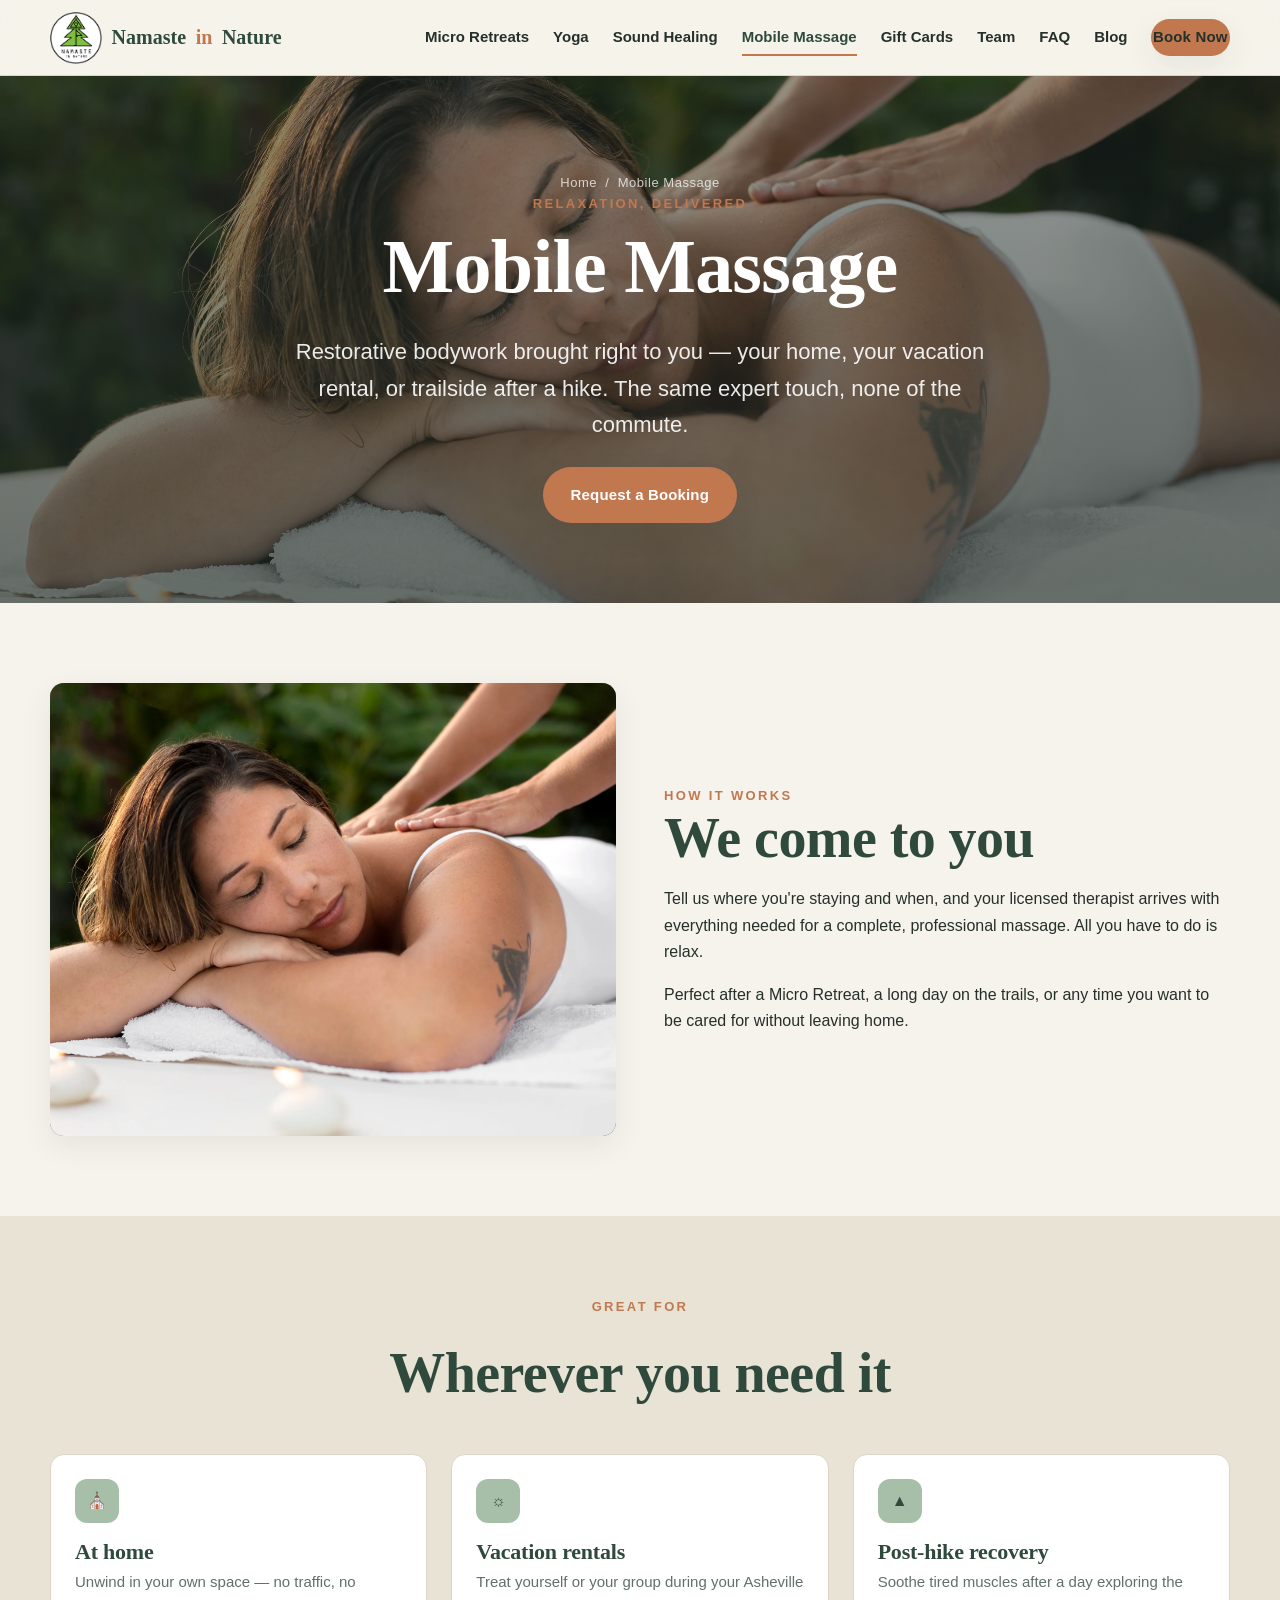
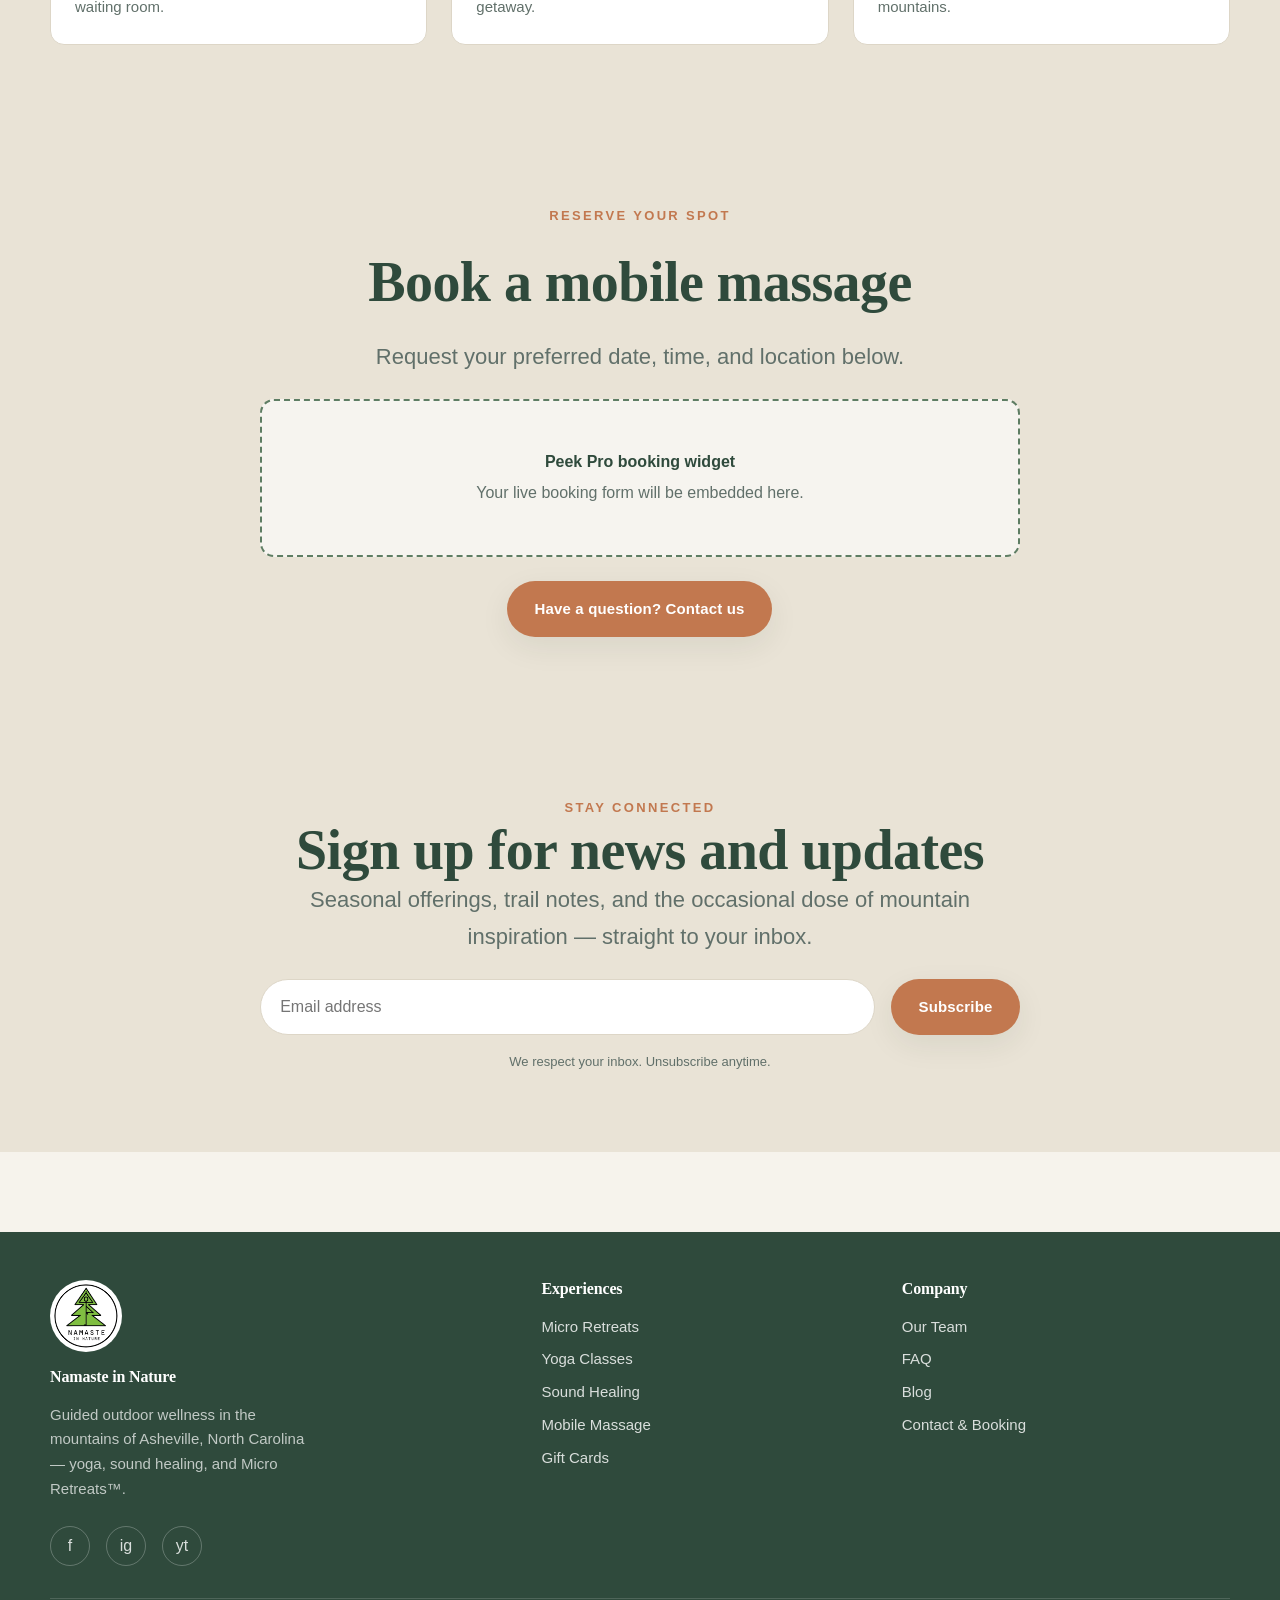
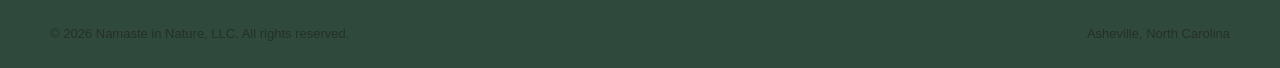
<file: mobile-massage.html>
<!DOCTYPE html>
<html lang="en">
<head>
  <meta charset="UTF-8" />
  <meta name="viewport" content="width=device-width, initial-scale=1.0" />
  <title>Mobile Massage — Namaste in Nature | Asheville, NC</title>
  <meta name="description" content="Restorative mobile massage brought to you in Asheville, NC — at your home, vacation rental, or trailside after a hike." />
  <link rel="canonical" href="https://namasteinnature.com/mobile-massage.html" />
  <link rel="icon" type="image/png" href="assets/img/logo.png" />
  <link rel="stylesheet" href="assets/css/styles.css" />
</head>
<body>

  <header class="site-header">
    <div class="container">
      <a class="brand" href="index.html"><img class="brand__logo" src="assets/img/logo.png" alt="" />Namaste <span>in</span> Nature</a>
      <button class="nav-toggle" aria-label="Toggle menu" aria-controls="primary-nav" aria-expanded="false">
        <span></span><span></span><span></span>
      </button>
      <nav class="nav" id="primary-nav" aria-label="Primary">
        <a href="micro-retreats.html">Micro Retreats</a>
        <a href="yoga.html">Yoga</a>
        <a href="sound-healing.html">Sound Healing</a>
        <a href="mobile-massage.html" aria-current="page">Mobile Massage</a>
        <a href="gift-cards.html">Gift Cards</a>
        <a href="team.html">Team</a>
        <a href="faq.html">FAQ</a>
        <a href="blog/index.html">Blog</a>
        <a class="btn btn--primary" href="contact.html">Book Now</a>
      </nav>
    </div>
  </header>

  <main>
    <section class="page-hero page-hero--photo">
        <div class="page-hero__media" aria-hidden="true"><img src="assets/img/massage-1.jpg" alt="" /></div>
      <div class="container">
        <p class="breadcrumb"><a href="index.html">Home</a> &nbsp;/&nbsp; Mobile Massage</p>
        <p class="eyebrow">Relaxation, delivered</p>
        <h1>Mobile Massage</h1>
        <p class="lead">Restorative bodywork brought right to you — your home, your vacation rental, or
          trailside after a hike. The same expert touch, none of the commute.</p>
        <p style="margin-top: var(--space-3);"><a class="btn btn--primary" href="#book">Request a Booking</a></p>
      </div>
    </section>

    <section class="section">
      <div class="container">
        <div class="split reveal">
          <div class="split__media"><img src="assets/img/massage-1.jpg" alt="Outdoor mobile massage session" loading="lazy" /></div>
          <div class="split__body">
            <p class="eyebrow">How it works</p>
            <h2>We come to you</h2>
            <p>Tell us where you're staying and when, and your licensed therapist arrives with everything
              needed for a complete, professional massage. All you have to do is relax.</p>
            <p>Perfect after a Micro Retreat, a long day on the trails, or any time you want to be cared for
              without leaving home.</p>
          </div>
        </div>
      </div>
    </section>

    <section class="section" style="background: var(--color-sand);">
      <div class="container">
        <div class="text-center stack reveal" style="margin-bottom: var(--space-5);">
          <p class="eyebrow">Great for</p>
          <h2>Wherever you need it</h2>
        </div>
        <div class="features reveal">
          <div class="feature">
            <div class="feature__icon">&#9962;</div>
            <h3>At home</h3>
            <p>Unwind in your own space — no traffic, no waiting room.</p>
          </div>
          <div class="feature">
            <div class="feature__icon">&#9788;</div>
            <h3>Vacation rentals</h3>
            <p>Treat yourself or your group during your Asheville getaway.</p>
          </div>
          <div class="feature">
            <div class="feature__icon">&#9650;</div>
            <h3>Post-hike recovery</h3>
            <p>Soothe tired muscles after a day exploring the mountains.</p>
          </div>
        </div>
      </div>
    </section>

    <section class="section booking" id="book">
      <div class="container container--narrow text-center stack reveal">
        <p class="eyebrow">Reserve your spot</p>
        <h2>Book a mobile massage</h2>
        <p class="lead">Request your preferred date, time, and location below.</p>
        <div class="embed-ph">
          <strong>Peek Pro booking widget</strong>
          Your live booking form will be embedded here.
        </div>
        <p><a class="btn btn--primary" href="contact.html">Have a question? Contact us</a></p>
      </div>
    </section>
    <!-- ===== Subscribe ===== -->
    <section class="subscribe section">
      <div class="container subscribe__inner reveal">
        <p class="eyebrow">Stay connected</p>
        <h2>Sign up for news and updates</h2>
        <p class="lead">Seasonal offerings, trail notes, and the occasional dose of mountain inspiration — straight to your inbox.</p>
        <!-- Phase 4: connect this form to your newsletter provider (Squarespace / Mailchimp) action URL. -->
        <form action="#" method="post">
          <label for="subscribe-email" class="sr-only">Email address</label>
          <input type="email" id="subscribe-email" name="email" placeholder="Email address" required />
          <button type="submit" class="btn btn--primary">Subscribe</button>
        </form>
        <p class="form-note">We respect your inbox. Unsubscribe anytime.</p>
      </div>
    </section>

  </main>

  <footer class="site-footer">
    <div class="container">
      <div class="footer-grid">
        <div class="footer-brand">
          <img class="footer-logo" src="assets/img/logo.png" alt="Namaste in Nature" />
          <h4>Namaste in Nature</h4>
          <p>Guided outdoor wellness in the mountains of Asheville, North Carolina — yoga, sound healing, and Micro Retreats&trade;.</p>
          <div class="social">
            <a href="https://www.facebook.com/" aria-label="Facebook" target="_blank" rel="noopener">f</a>
            <a href="https://www.instagram.com/" aria-label="Instagram" target="_blank" rel="noopener">ig</a>
            <a href="https://www.youtube.com/" aria-label="YouTube" target="_blank" rel="noopener">yt</a>
          </div>
        </div>
        <div>
          <h4>Experiences</h4>
          <ul role="list">
            <li><a href="micro-retreats.html">Micro Retreats</a></li>
            <li><a href="yoga.html">Yoga Classes</a></li>
            <li><a href="sound-healing.html">Sound Healing</a></li>
            <li><a href="mobile-massage.html">Mobile Massage</a></li>
            <li><a href="gift-cards.html">Gift Cards</a></li>
          </ul>
        </div>
        <div>
          <h4>Company</h4>
          <ul role="list">
            <li><a href="team.html">Our Team</a></li>
            <li><a href="faq.html">FAQ</a></li>
            <li><a href="blog/index.html">Blog</a></li>
            <li><a href="contact.html">Contact &amp; Booking</a></li>
          </ul>
        </div>
      </div>
      <div class="footer-bottom">
        <p>&copy; <span id="year">2026</span> Namaste in Nature, LLC. All rights reserved.</p>
        <p>Asheville, North Carolina</p>
      </div>
    </div>
  </footer>

  <script src="assets/js/main.js"></script>
</body>
</html>
</file>
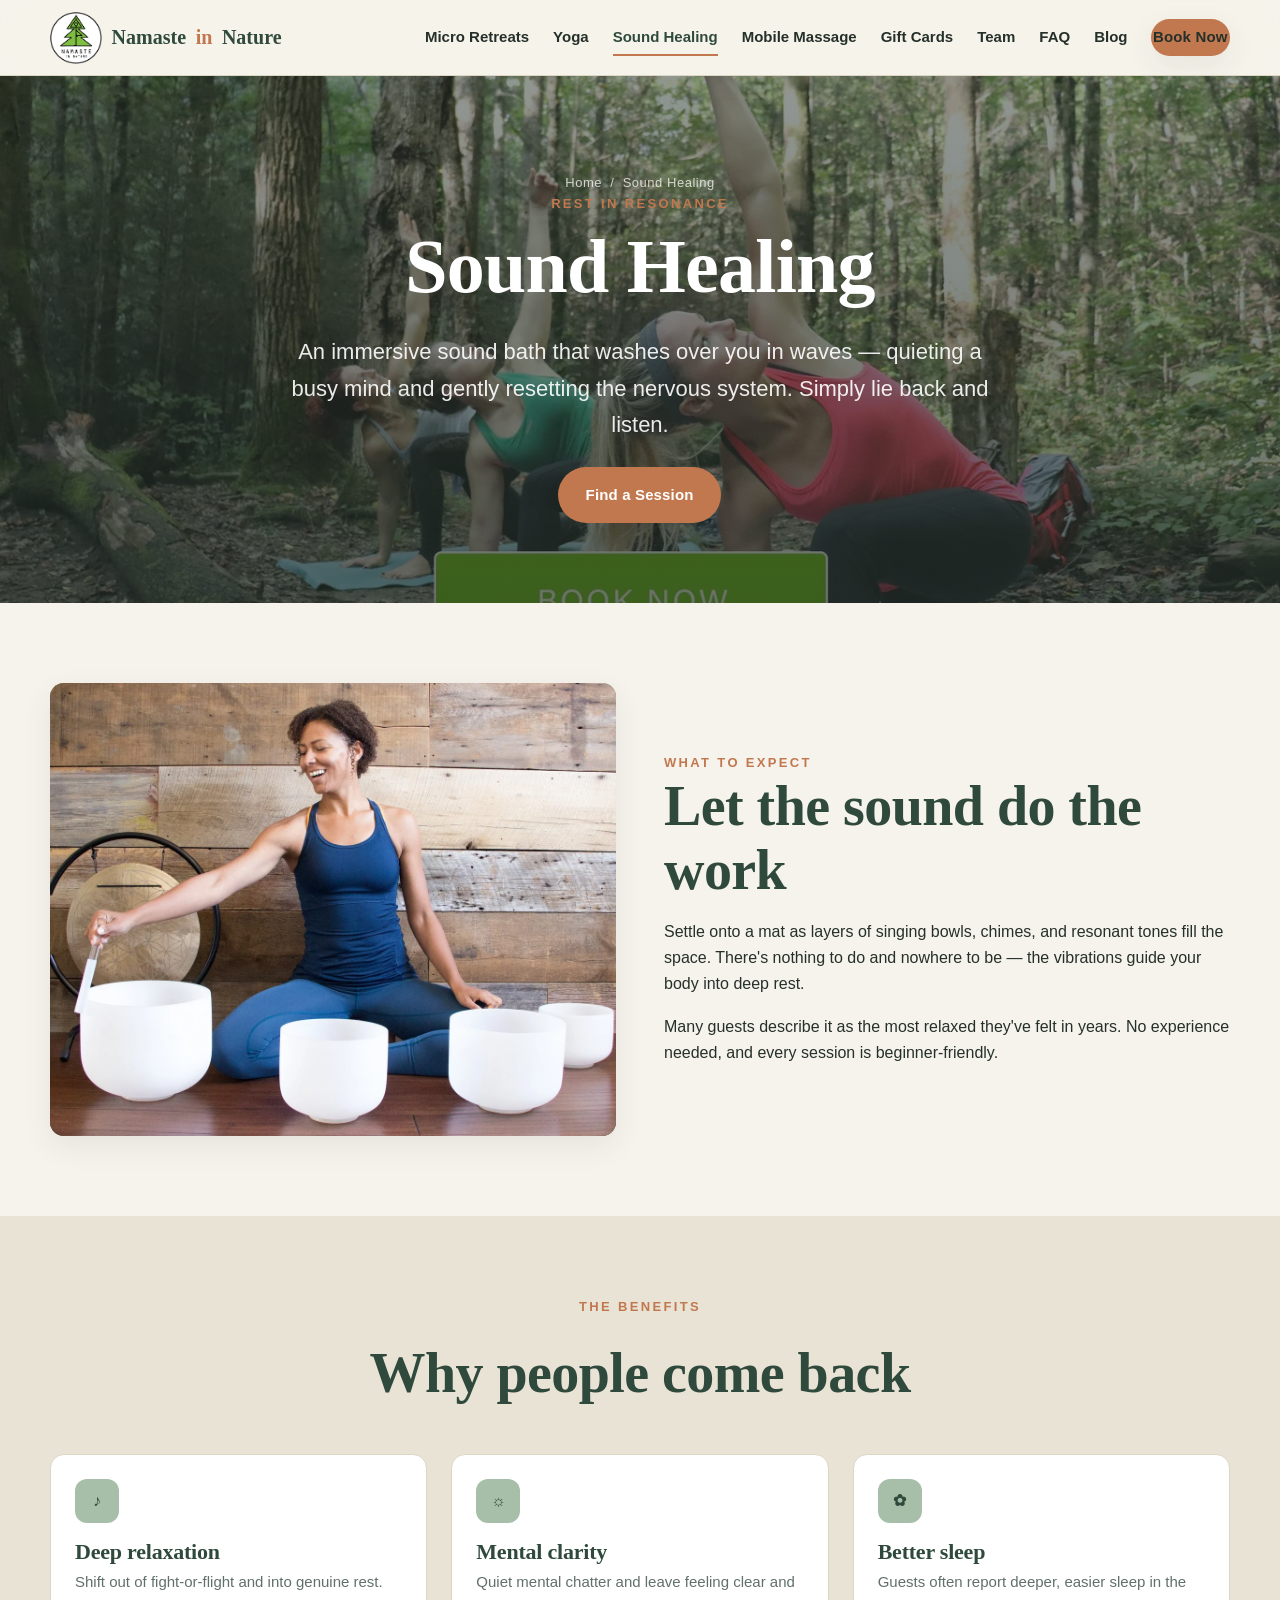
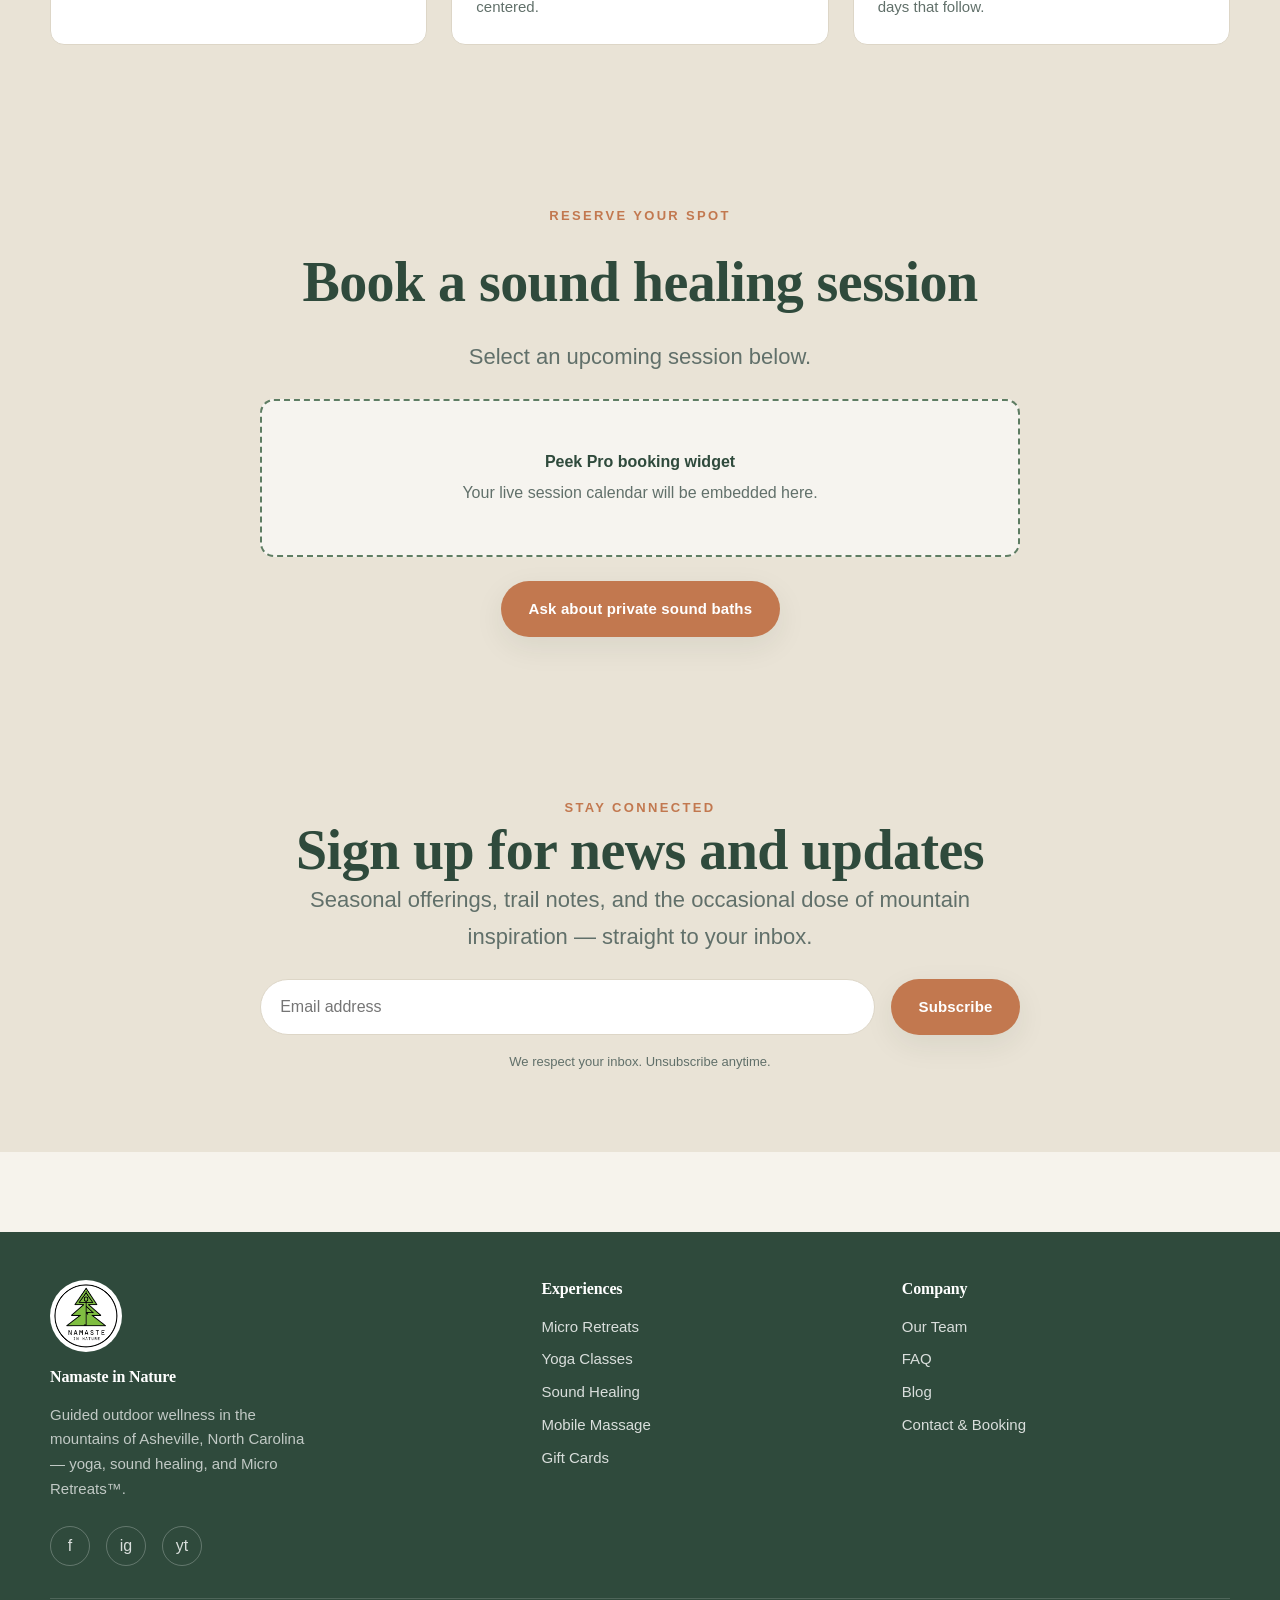
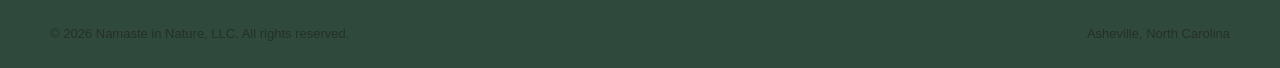
<file: sound-healing.html>
<!DOCTYPE html>
<html lang="en">
<head>
  <meta charset="UTF-8" />
  <meta name="viewport" content="width=device-width, initial-scale=1.0" />
  <title>Sound Healing — Namaste in Nature | Asheville, NC</title>
  <meta name="description" content="Immersive sound baths and sound healing sessions in Asheville, NC to quiet the mind and reset the nervous system." />
  <link rel="canonical" href="https://namasteinnature.com/sound-healing.html" />
  <link rel="icon" type="image/png" href="assets/img/logo.png" />
  <link rel="stylesheet" href="assets/css/styles.css" />
</head>
<body>

  <header class="site-header">
    <div class="container">
      <a class="brand" href="index.html"><img class="brand__logo" src="assets/img/logo.png" alt="" />Namaste <span>in</span> Nature</a>
      <button class="nav-toggle" aria-label="Toggle menu" aria-controls="primary-nav" aria-expanded="false">
        <span></span><span></span><span></span>
      </button>
      <nav class="nav" id="primary-nav" aria-label="Primary">
        <a href="micro-retreats.html">Micro Retreats</a>
        <a href="yoga.html">Yoga</a>
        <a href="sound-healing.html" aria-current="page">Sound Healing</a>
        <a href="mobile-massage.html">Mobile Massage</a>
        <a href="gift-cards.html">Gift Cards</a>
        <a href="team.html">Team</a>
        <a href="faq.html">FAQ</a>
        <a href="blog/index.html">Blog</a>
        <a class="btn btn--primary" href="contact.html">Book Now</a>
      </nav>
    </div>
  </header>

  <main>
    <section class="page-hero page-hero--photo">
        <div class="page-hero__media" aria-hidden="true"><img src="assets/img/hero-16.jpg" alt="" /></div>
      <div class="container">
        <p class="breadcrumb"><a href="index.html">Home</a> &nbsp;/&nbsp; Sound Healing</p>
        <p class="eyebrow">Rest in resonance</p>
        <h1>Sound Healing</h1>
        <p class="lead">An immersive sound bath that washes over you in waves — quieting a busy mind
          and gently resetting the nervous system. Simply lie back and listen.</p>
        <p style="margin-top: var(--space-3);"><a class="btn btn--primary" href="#book">Find a Session</a></p>
      </div>
    </section>

    <section class="section">
      <div class="container">
        <div class="split reveal">
          <div class="split__media"><img src="assets/img/sound-healing.jpg" alt="Sound healing bowls" loading="lazy" /></div>
          <div class="split__body">
            <p class="eyebrow">What to expect</p>
            <h2>Let the sound do the work</h2>
            <p>Settle onto a mat as layers of singing bowls, chimes, and resonant tones fill the space.
              There's nothing to do and nowhere to be — the vibrations guide your body into deep rest.</p>
            <p>Many guests describe it as the most relaxed they've felt in years. No experience needed,
              and every session is beginner-friendly.</p>
          </div>
        </div>
      </div>
    </section>

    <section class="section" style="background: var(--color-sand);">
      <div class="container">
        <div class="text-center stack reveal" style="margin-bottom: var(--space-5);">
          <p class="eyebrow">The benefits</p>
          <h2>Why people come back</h2>
        </div>
        <div class="features reveal">
          <div class="feature">
            <div class="feature__icon">&#9834;</div>
            <h3>Deep relaxation</h3>
            <p>Shift out of fight-or-flight and into genuine rest.</p>
          </div>
          <div class="feature">
            <div class="feature__icon">&#9788;</div>
            <h3>Mental clarity</h3>
            <p>Quiet mental chatter and leave feeling clear and centered.</p>
          </div>
          <div class="feature">
            <div class="feature__icon">&#10047;</div>
            <h3>Better sleep</h3>
            <p>Guests often report deeper, easier sleep in the days that follow.</p>
          </div>
        </div>
      </div>
    </section>

    <section class="section booking" id="book">
      <div class="container container--narrow text-center stack reveal">
        <p class="eyebrow">Reserve your spot</p>
        <h2>Book a sound healing session</h2>
        <p class="lead">Select an upcoming session below.</p>
        <div class="embed-ph">
          <strong>Peek Pro booking widget</strong>
          Your live session calendar will be embedded here.
        </div>
        <p><a class="btn btn--primary" href="contact.html">Ask about private sound baths</a></p>
      </div>
    </section>
    <!-- ===== Subscribe ===== -->
    <section class="subscribe section">
      <div class="container subscribe__inner reveal">
        <p class="eyebrow">Stay connected</p>
        <h2>Sign up for news and updates</h2>
        <p class="lead">Seasonal offerings, trail notes, and the occasional dose of mountain inspiration — straight to your inbox.</p>
        <!-- Phase 4: connect this form to your newsletter provider (Squarespace / Mailchimp) action URL. -->
        <form action="#" method="post">
          <label for="subscribe-email" class="sr-only">Email address</label>
          <input type="email" id="subscribe-email" name="email" placeholder="Email address" required />
          <button type="submit" class="btn btn--primary">Subscribe</button>
        </form>
        <p class="form-note">We respect your inbox. Unsubscribe anytime.</p>
      </div>
    </section>

  </main>

  <footer class="site-footer">
    <div class="container">
      <div class="footer-grid">
        <div class="footer-brand">
          <img class="footer-logo" src="assets/img/logo.png" alt="Namaste in Nature" />
          <h4>Namaste in Nature</h4>
          <p>Guided outdoor wellness in the mountains of Asheville, North Carolina — yoga, sound healing, and Micro Retreats&trade;.</p>
          <div class="social">
            <a href="https://www.facebook.com/" aria-label="Facebook" target="_blank" rel="noopener">f</a>
            <a href="https://www.instagram.com/" aria-label="Instagram" target="_blank" rel="noopener">ig</a>
            <a href="https://www.youtube.com/" aria-label="YouTube" target="_blank" rel="noopener">yt</a>
          </div>
        </div>
        <div>
          <h4>Experiences</h4>
          <ul role="list">
            <li><a href="micro-retreats.html">Micro Retreats</a></li>
            <li><a href="yoga.html">Yoga Classes</a></li>
            <li><a href="sound-healing.html">Sound Healing</a></li>
            <li><a href="mobile-massage.html">Mobile Massage</a></li>
            <li><a href="gift-cards.html">Gift Cards</a></li>
          </ul>
        </div>
        <div>
          <h4>Company</h4>
          <ul role="list">
            <li><a href="team.html">Our Team</a></li>
            <li><a href="faq.html">FAQ</a></li>
            <li><a href="blog/index.html">Blog</a></li>
            <li><a href="contact.html">Contact &amp; Booking</a></li>
          </ul>
        </div>
      </div>
      <div class="footer-bottom">
        <p>&copy; <span id="year">2026</span> Namaste in Nature, LLC. All rights reserved.</p>
        <p>Asheville, North Carolina</p>
      </div>
    </div>
  </footer>

  <script src="assets/js/main.js"></script>
</body>
</html>
</file>
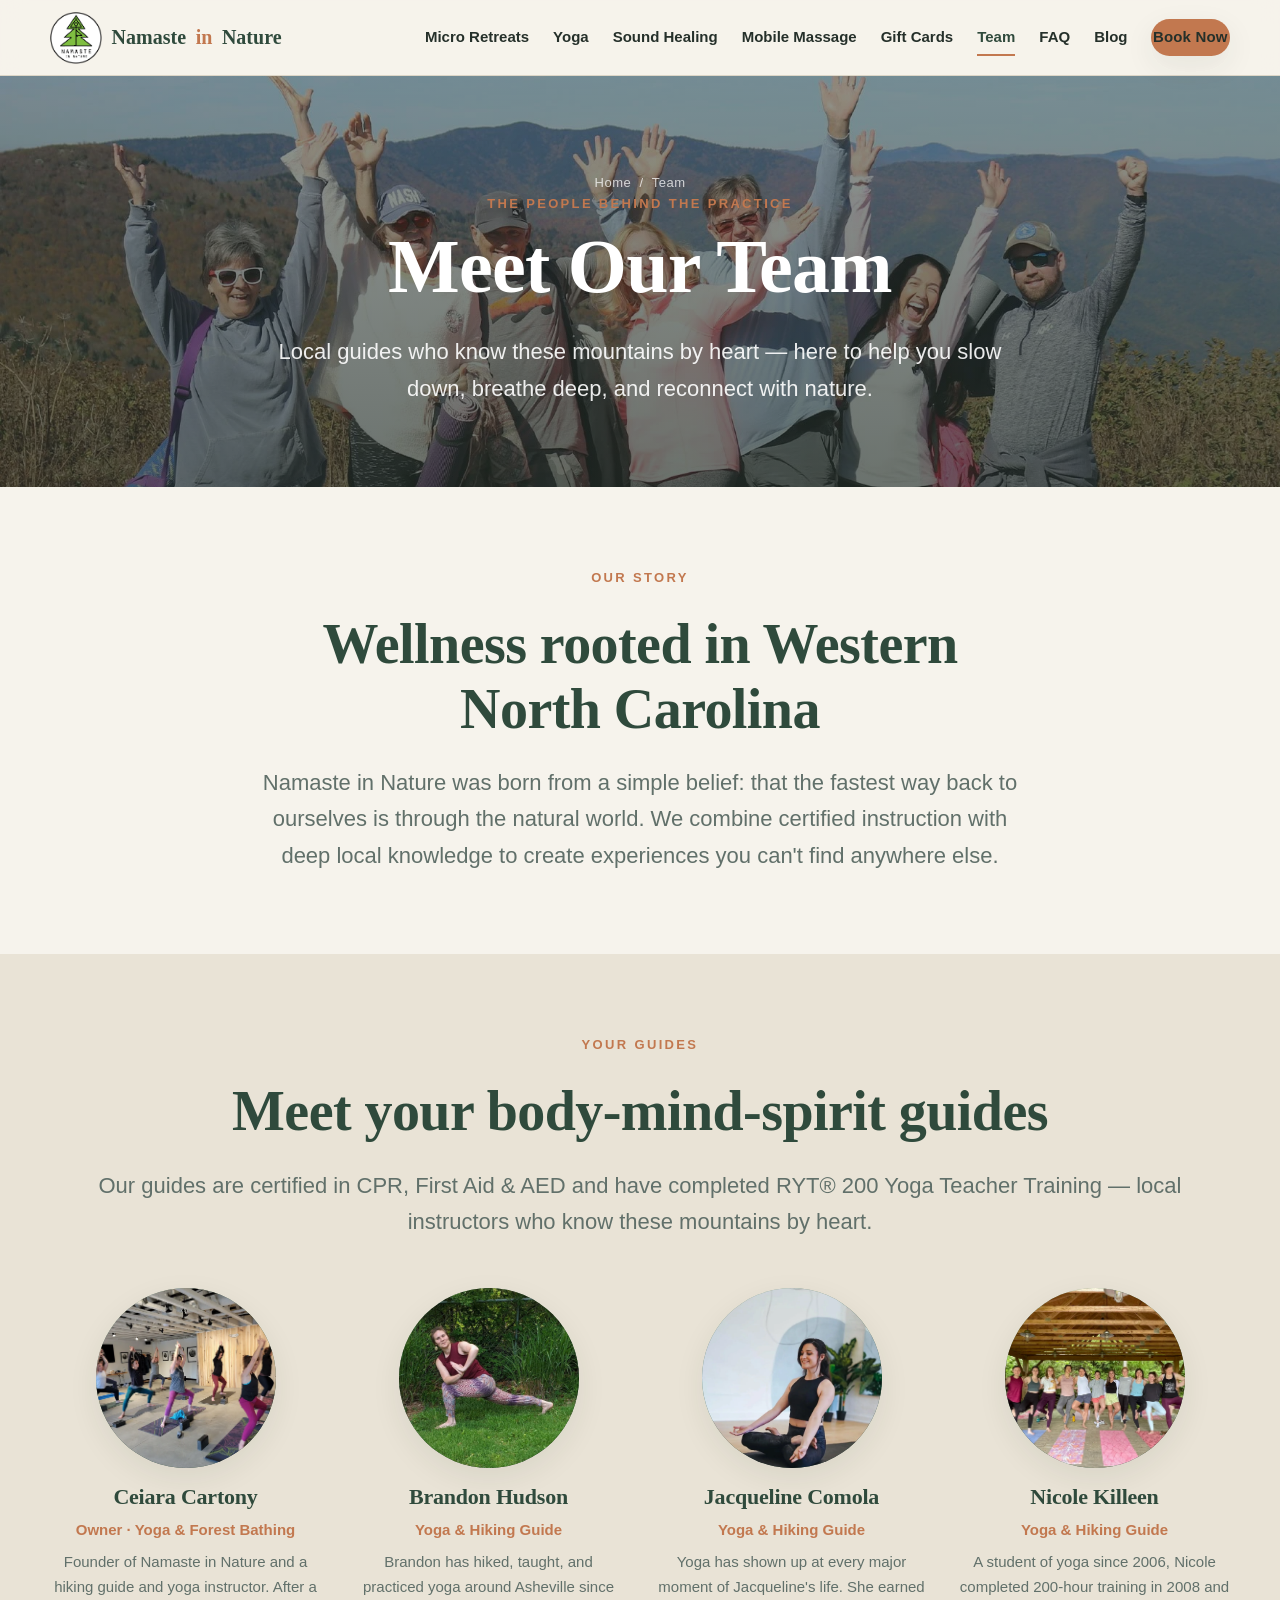
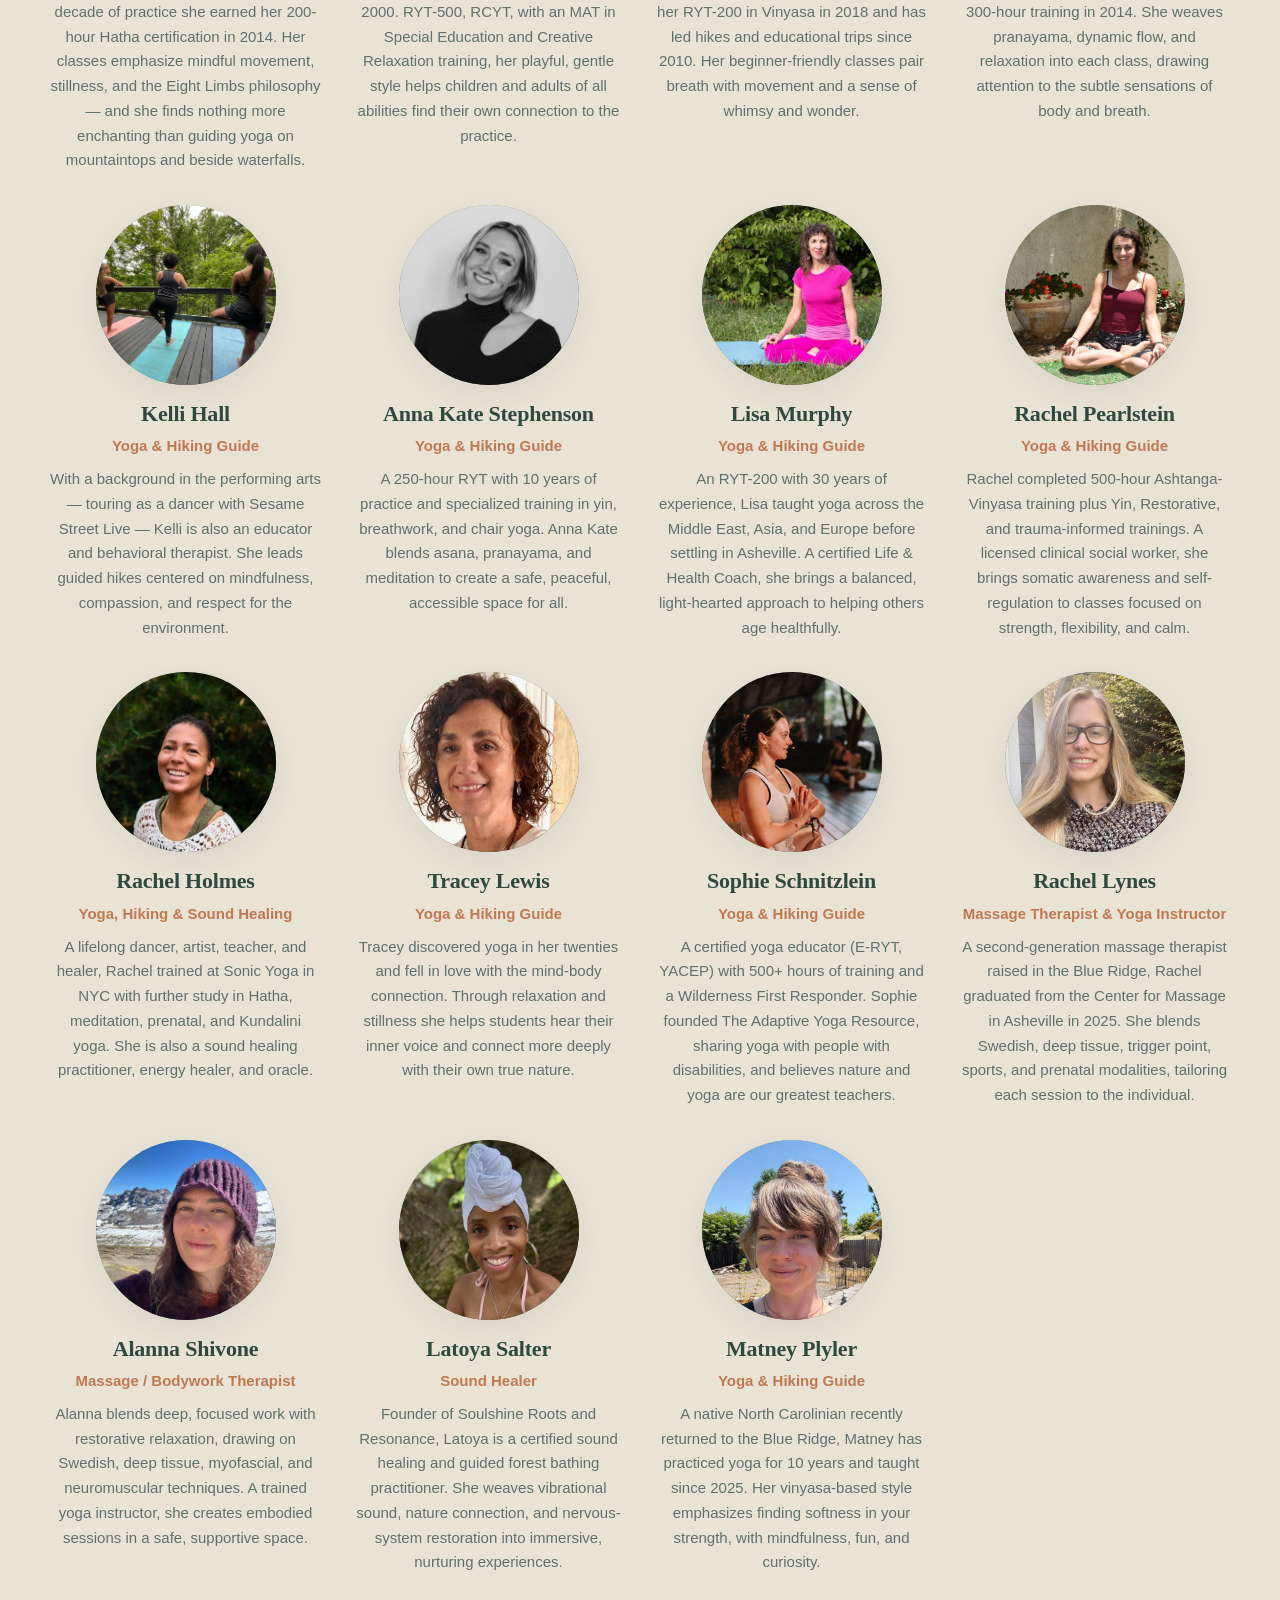
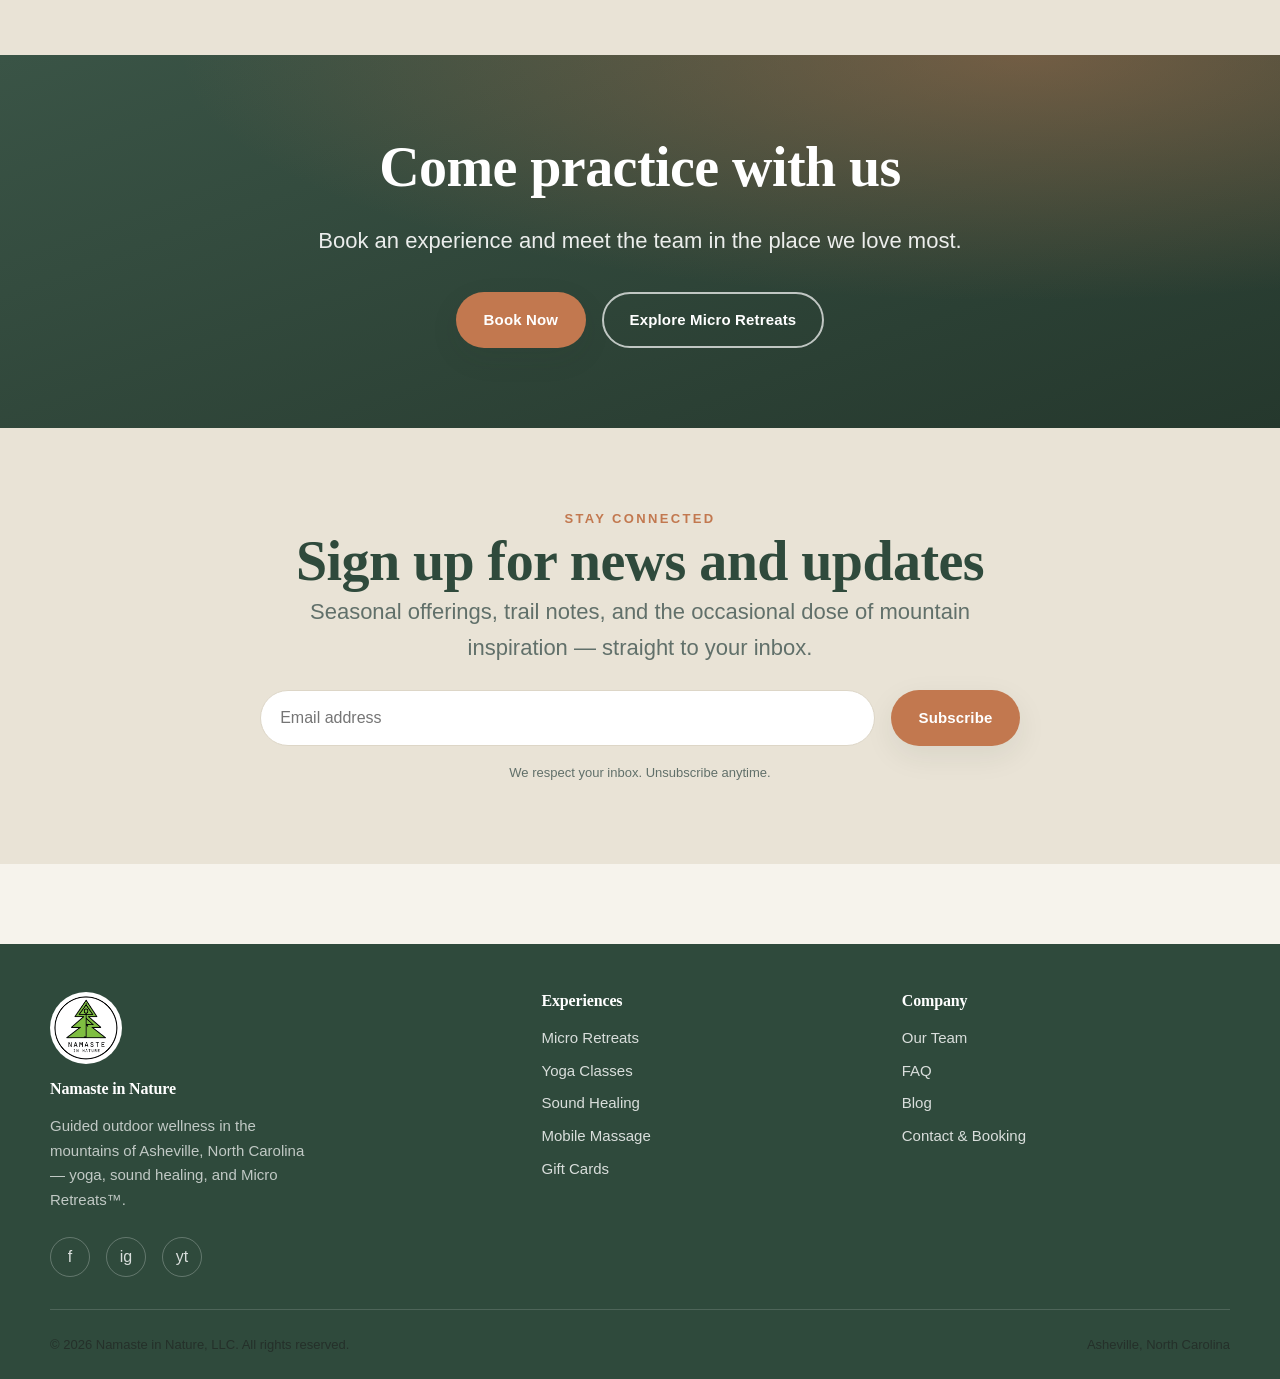
<file: team.html>
<!DOCTYPE html>
<html lang="en">
<head>
  <meta charset="UTF-8" />
  <meta name="viewport" content="width=device-width, initial-scale=1.0" />
  <title>Our Team — Namaste in Nature | Asheville, NC</title>
  <meta name="description" content="Meet the guides behind Namaste in Nature — local Asheville wellness instructors leading yoga, sound healing, and Micro Retreats." />
  <link rel="canonical" href="https://namasteinnature.com/team.html" />
  <link rel="icon" type="image/png" href="assets/img/logo.png" />
  <link rel="stylesheet" href="assets/css/styles.css" />
</head>
<body>

  <header class="site-header">
    <div class="container">
      <a class="brand" href="index.html"><img class="brand__logo" src="assets/img/logo.png" alt="" />Namaste <span>in</span> Nature</a>
      <button class="nav-toggle" aria-label="Toggle menu" aria-controls="primary-nav" aria-expanded="false">
        <span></span><span></span><span></span>
      </button>
      <nav class="nav" id="primary-nav" aria-label="Primary">
        <a href="micro-retreats.html">Micro Retreats</a>
        <a href="yoga.html">Yoga</a>
        <a href="sound-healing.html">Sound Healing</a>
        <a href="mobile-massage.html">Mobile Massage</a>
        <a href="gift-cards.html">Gift Cards</a>
        <a href="team.html" aria-current="page">Team</a>
        <a href="faq.html">FAQ</a>
        <a href="blog/index.html">Blog</a>
        <a class="btn btn--primary" href="contact.html">Book Now</a>
      </nav>
    </div>
  </header>

  <main>
    <section class="page-hero page-hero--photo">
        <div class="page-hero__media" aria-hidden="true"><img src="assets/img/hero-1.jpg" alt="" /></div>
      <div class="container">
        <p class="breadcrumb"><a href="index.html">Home</a> &nbsp;/&nbsp; Team</p>
        <p class="eyebrow">The people behind the practice</p>
        <h1>Meet Our Team</h1>
        <p class="lead">Local guides who know these mountains by heart — here to help you slow down,
          breathe deep, and reconnect with nature.</p>
      </div>
    </section>

    <section class="section">
      <div class="container container--narrow text-center stack reveal">
        <p class="eyebrow">Our story</p>
        <h2>Wellness rooted in Western North Carolina</h2>
        <p class="lead">Namaste in Nature was born from a simple belief: that the fastest way back to
          ourselves is through the natural world. We combine certified instruction with deep local
          knowledge to create experiences you can't find anywhere else.</p>
      </div>
    </section>

    <section class="section" style="background: var(--color-sand);">
      <div class="container">
        <div class="text-center stack reveal" style="margin-bottom: var(--space-5);">
          <p class="eyebrow">Your guides</p>
          <h2>Meet your body-mind-spirit guides</h2>
          <p class="lead">Our guides are certified in CPR, First Aid &amp; AED and have completed RYT&reg; 200
            Yoga Teacher Training — local instructors who know these mountains by heart.</p>
        </div>
        <div class="team-grid reveal">
          <div class="member">
            <div class="member__photo"><img src="assets/img/team-ceiara.jpg" alt="Ceiara Cartony" loading="lazy" /></div>
            <h3>Ceiara Cartony</h3>
            <p class="role">Owner &middot; Yoga &amp; Forest Bathing</p>
            <p>Founder of Namaste in Nature and a hiking guide and yoga instructor. After a decade of
              practice she earned her 200-hour Hatha certification in 2014. Her classes emphasize mindful
              movement, stillness, and the Eight Limbs philosophy — and she finds nothing more enchanting
              than guiding yoga on mountaintops and beside waterfalls.</p>
          </div>
          <div class="member">
            <div class="member__photo"><img src="assets/img/team-brandon.jpg" alt="Brandon Hudson" loading="lazy" /></div>
            <h3>Brandon Hudson</h3>
            <p class="role">Yoga &amp; Hiking Guide</p>
            <p>Brandon has hiked, taught, and practiced yoga around Asheville since 2000. RYT-500, RCYT,
              with an MAT in Special Education and Creative Relaxation training, her playful, gentle style
              helps children and adults of all abilities find their own connection to the practice.</p>
          </div>
          <div class="member">
            <div class="member__photo"><img src="assets/img/team-jacqueline.jpg" alt="Jacqueline Comola" loading="lazy" /></div>
            <h3>Jacqueline Comola</h3>
            <p class="role">Yoga &amp; Hiking Guide</p>
            <p>Yoga has shown up at every major moment of Jacqueline's life. She earned her RYT-200 in
              Vinyasa in 2018 and has led hikes and educational trips since 2010. Her beginner-friendly
              classes pair breath with movement and a sense of whimsy and wonder.</p>
          </div>
          <div class="member">
            <div class="member__photo"><img src="assets/img/team-nicole.jpg" alt="Nicole Killeen" loading="lazy" /></div>
            <h3>Nicole Killeen</h3>
            <p class="role">Yoga &amp; Hiking Guide</p>
            <p>A student of yoga since 2006, Nicole completed 200-hour training in 2008 and 300-hour
              training in 2014. She weaves pranayama, dynamic flow, and relaxation into each class, drawing
              attention to the subtle sensations of body and breath.</p>
          </div>
          <div class="member">
            <div class="member__photo"><img src="assets/img/team-kelli.jpg" alt="Kelli Hall" loading="lazy" /></div>
            <h3>Kelli Hall</h3>
            <p class="role">Yoga &amp; Hiking Guide</p>
            <p>With a background in the performing arts — touring as a dancer with Sesame Street Live —
              Kelli is also an educator and behavioral therapist. She leads guided hikes centered on
              mindfulness, compassion, and respect for the environment.</p>
          </div>
          <div class="member">
            <div class="member__photo"><img src="assets/img/team-annakate.jpg" alt="Anna Kate Stephenson" loading="lazy" /></div>
            <h3>Anna Kate Stephenson</h3>
            <p class="role">Yoga &amp; Hiking Guide</p>
            <p>A 250-hour RYT with 10 years of practice and specialized training in yin, breathwork, and
              chair yoga. Anna Kate blends asana, pranayama, and meditation to create a safe, peaceful,
              accessible space for all.</p>
          </div>
          <div class="member">
            <div class="member__photo"><img src="assets/img/team-lisa.jpg" alt="Lisa Murphy" loading="lazy" /></div>
            <h3>Lisa Murphy</h3>
            <p class="role">Yoga &amp; Hiking Guide</p>
            <p>An RYT-200 with 30 years of experience, Lisa taught yoga across the Middle East, Asia, and
              Europe before settling in Asheville. A certified Life &amp; Health Coach, she brings a
              balanced, light-hearted approach to helping others age healthfully.</p>
          </div>
          <div class="member">
            <div class="member__photo"><img src="assets/img/team-rachelp.jpg" alt="Rachel Pearlstein" loading="lazy" /></div>
            <h3>Rachel Pearlstein</h3>
            <p class="role">Yoga &amp; Hiking Guide</p>
            <p>Rachel completed 500-hour Ashtanga-Vinyasa training plus Yin, Restorative, and
              trauma-informed trainings. A licensed clinical social worker, she brings somatic awareness
              and self-regulation to classes focused on strength, flexibility, and calm.</p>
          </div>
          <div class="member">
            <div class="member__photo"><img src="assets/img/team-rachelh.jpg" alt="Rachel Holmes" loading="lazy" /></div>
            <h3>Rachel Holmes</h3>
            <p class="role">Yoga, Hiking &amp; Sound Healing</p>
            <p>A lifelong dancer, artist, teacher, and healer, Rachel trained at Sonic Yoga in NYC with
              further study in Hatha, meditation, prenatal, and Kundalini yoga. She is also a sound healing
              practitioner, energy healer, and oracle.</p>
          </div>
          <div class="member">
            <div class="member__photo"><img src="assets/img/team-tracey.jpg" alt="Tracey Lewis" loading="lazy" /></div>
            <h3>Tracey Lewis</h3>
            <p class="role">Yoga &amp; Hiking Guide</p>
            <p>Tracey discovered yoga in her twenties and fell in love with the mind-body connection.
              Through relaxation and stillness she helps students hear their inner voice and connect more
              deeply with their own true nature.</p>
          </div>
          <div class="member">
            <div class="member__photo"><img src="assets/img/team-sophie.jpg" alt="Sophie Schnitzlein" loading="lazy" /></div>
            <h3>Sophie Schnitzlein</h3>
            <p class="role">Yoga &amp; Hiking Guide</p>
            <p>A certified yoga educator (E-RYT, YACEP) with 500+ hours of training and a Wilderness First
              Responder. Sophie founded The Adaptive Yoga Resource, sharing yoga with people with
              disabilities, and believes nature and yoga are our greatest teachers.</p>
          </div>
          <div class="member">
            <div class="member__photo"><img src="assets/img/team-rachell.jpg" alt="Rachel Lynes" loading="lazy" /></div>
            <h3>Rachel Lynes</h3>
            <p class="role">Massage Therapist &amp; Yoga Instructor</p>
            <p>A second-generation massage therapist raised in the Blue Ridge, Rachel graduated from the
              Center for Massage in Asheville in 2025. She blends Swedish, deep tissue, trigger point,
              sports, and prenatal modalities, tailoring each session to the individual.</p>
          </div>
          <div class="member">
            <div class="member__photo"><img src="assets/img/team-alanna.jpg" alt="Alanna Shivone" loading="lazy" /></div>
            <h3>Alanna Shivone</h3>
            <p class="role">Massage / Bodywork Therapist</p>
            <p>Alanna blends deep, focused work with restorative relaxation, drawing on Swedish, deep
              tissue, myofascial, and neuromuscular techniques. A trained yoga instructor, she creates
              embodied sessions in a safe, supportive space.</p>
          </div>
          <div class="member">
            <div class="member__photo"><img src="assets/img/team-latoya.jpg" alt="Latoya Salter" loading="lazy" /></div>
            <h3>Latoya Salter</h3>
            <p class="role">Sound Healer</p>
            <p>Founder of Soulshine Roots and Resonance, Latoya is a certified sound healing and guided
              forest bathing practitioner. She weaves vibrational sound, nature connection, and
              nervous-system restoration into immersive, nurturing experiences.</p>
          </div>
          <div class="member">
            <div class="member__photo"><img src="assets/img/team-matney.jpg" alt="Matney Plyler" loading="lazy" /></div>
            <h3>Matney Plyler</h3>
            <p class="role">Yoga &amp; Hiking Guide</p>
            <p>A native North Carolinian recently returned to the Blue Ridge, Matney has practiced yoga for
              10 years and taught since 2025. Her vinyasa-based style emphasizes finding softness in your
              strength, with mindfulness, fun, and curiosity.</p>
          </div>
        </div>
      </div>
    </section>

    <section class="cta-band reveal">
      <div class="container container--narrow text-center stack">
        <h2>Come practice with us</h2>
        <p class="lead">Book an experience and meet the team in the place we love most.</p>
        <div class="hero__cta" style="justify-content: center;">
          <a class="btn btn--primary" href="contact.html">Book Now</a>
          <a class="btn btn--ghost" href="micro-retreats.html">Explore Micro Retreats</a>
        </div>
      </div>
    </section>
    <!-- ===== Subscribe ===== -->
    <section class="subscribe section">
      <div class="container subscribe__inner reveal">
        <p class="eyebrow">Stay connected</p>
        <h2>Sign up for news and updates</h2>
        <p class="lead">Seasonal offerings, trail notes, and the occasional dose of mountain inspiration — straight to your inbox.</p>
        <!-- Phase 4: connect this form to your newsletter provider (Squarespace / Mailchimp) action URL. -->
        <form action="#" method="post">
          <label for="subscribe-email" class="sr-only">Email address</label>
          <input type="email" id="subscribe-email" name="email" placeholder="Email address" required />
          <button type="submit" class="btn btn--primary">Subscribe</button>
        </form>
        <p class="form-note">We respect your inbox. Unsubscribe anytime.</p>
      </div>
    </section>

  </main>

  <footer class="site-footer">
    <div class="container">
      <div class="footer-grid">
        <div class="footer-brand">
          <img class="footer-logo" src="assets/img/logo.png" alt="Namaste in Nature" />
          <h4>Namaste in Nature</h4>
          <p>Guided outdoor wellness in the mountains of Asheville, North Carolina — yoga, sound healing, and Micro Retreats&trade;.</p>
          <div class="social">
            <a href="https://www.facebook.com/" aria-label="Facebook" target="_blank" rel="noopener">f</a>
            <a href="https://www.instagram.com/" aria-label="Instagram" target="_blank" rel="noopener">ig</a>
            <a href="https://www.youtube.com/" aria-label="YouTube" target="_blank" rel="noopener">yt</a>
          </div>
        </div>
        <div>
          <h4>Experiences</h4>
          <ul role="list">
            <li><a href="micro-retreats.html">Micro Retreats</a></li>
            <li><a href="yoga.html">Yoga Classes</a></li>
            <li><a href="sound-healing.html">Sound Healing</a></li>
            <li><a href="mobile-massage.html">Mobile Massage</a></li>
            <li><a href="gift-cards.html">Gift Cards</a></li>
          </ul>
        </div>
        <div>
          <h4>Company</h4>
          <ul role="list">
            <li><a href="team.html">Our Team</a></li>
            <li><a href="faq.html">FAQ</a></li>
            <li><a href="blog/index.html">Blog</a></li>
            <li><a href="contact.html">Contact &amp; Booking</a></li>
          </ul>
        </div>
      </div>
      <div class="footer-bottom">
        <p>&copy; <span id="year">2026</span> Namaste in Nature, LLC. All rights reserved.</p>
        <p>Asheville, North Carolina</p>
      </div>
    </div>
  </footer>

  <script src="assets/js/main.js"></script>
</body>
</html>
</file>
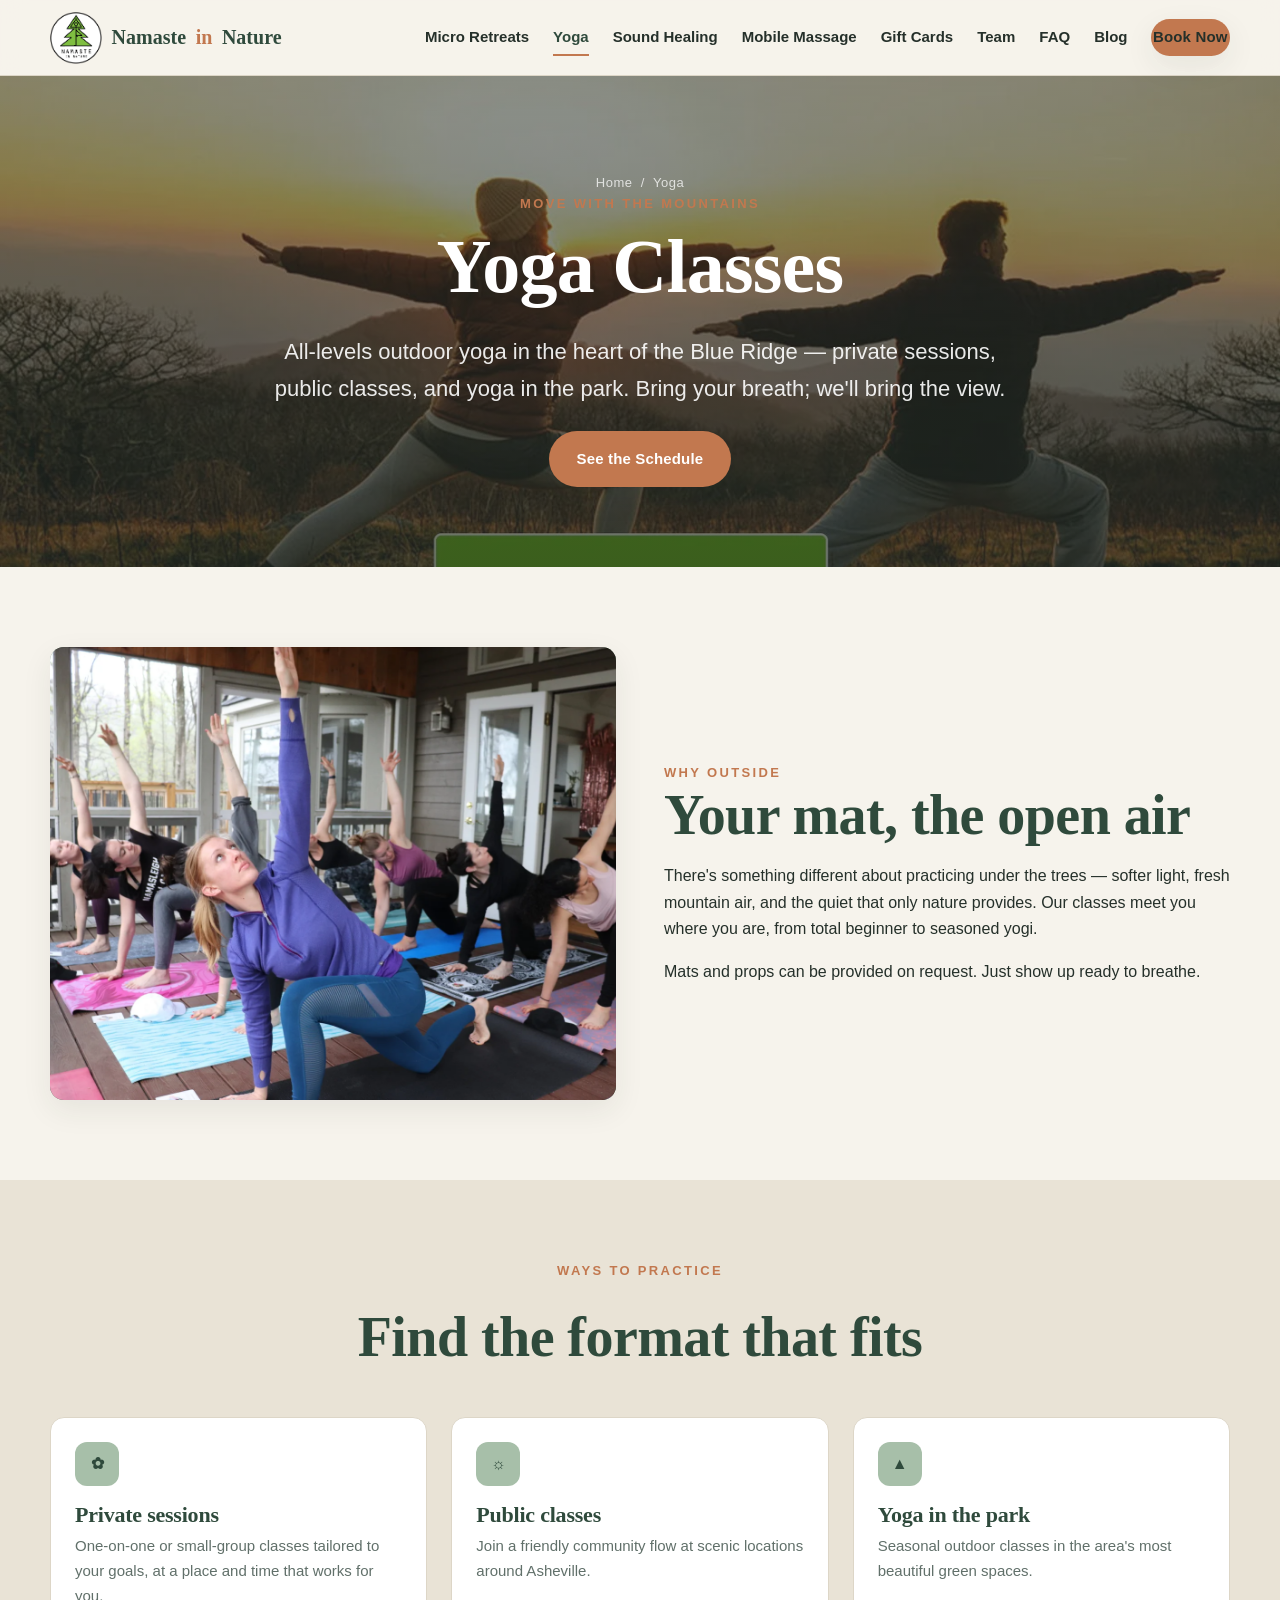
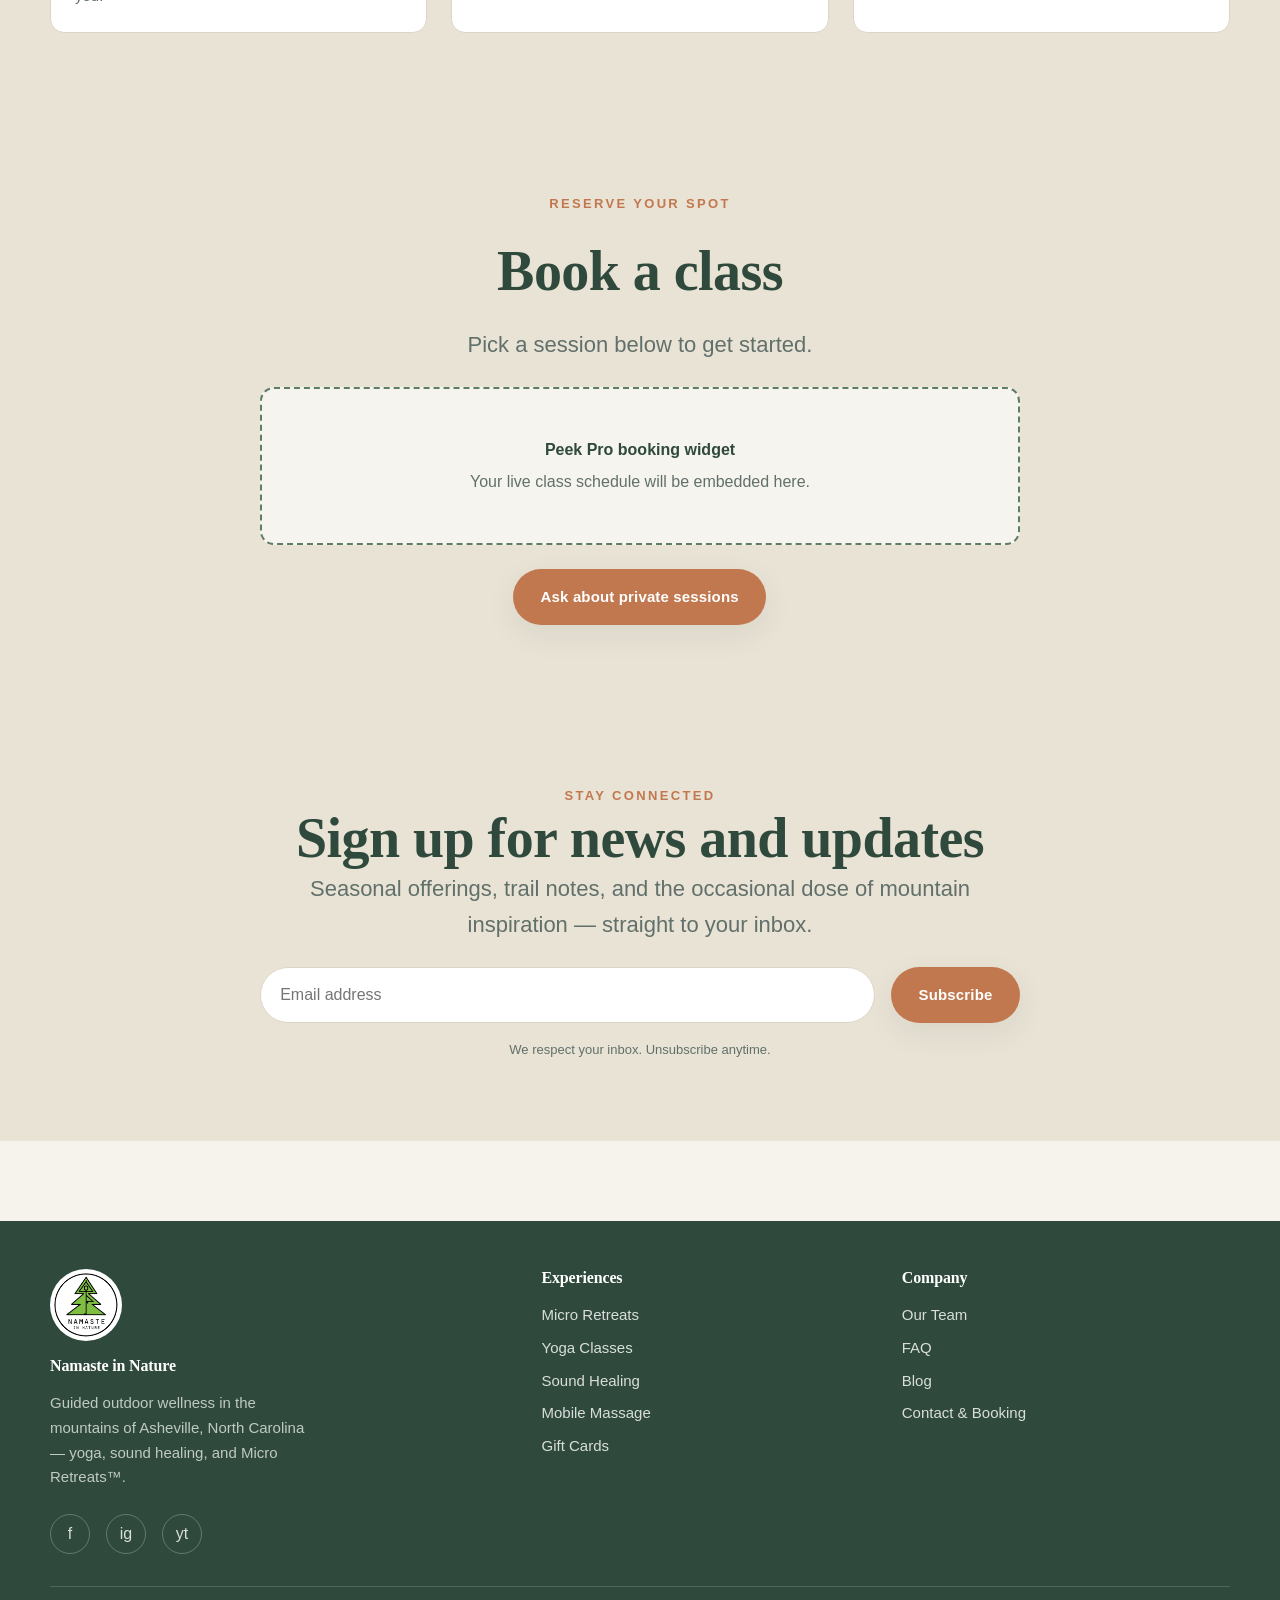
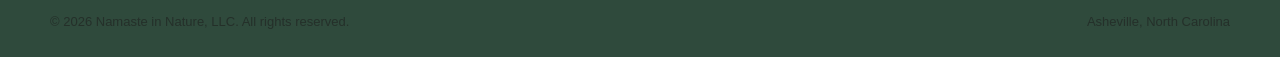
<file: yoga.html>
<!DOCTYPE html>
<html lang="en">
<head>
  <meta charset="UTF-8" />
  <meta name="viewport" content="width=device-width, initial-scale=1.0" />
  <title>Yoga Classes — Namaste in Nature | Asheville, NC</title>
  <meta name="description" content="Private and public outdoor yoga, plus yoga in the park, in Asheville, NC. All levels welcome — flow surrounded by the forest." />
  <link rel="canonical" href="https://namasteinnature.com/yoga.html" />
  <link rel="icon" type="image/png" href="assets/img/logo.png" />
  <link rel="stylesheet" href="assets/css/styles.css" />
</head>
<body>

  <header class="site-header">
    <div class="container">
      <a class="brand" href="index.html"><img class="brand__logo" src="assets/img/logo.png" alt="" />Namaste <span>in</span> Nature</a>
      <button class="nav-toggle" aria-label="Toggle menu" aria-controls="primary-nav" aria-expanded="false">
        <span></span><span></span><span></span>
      </button>
      <nav class="nav" id="primary-nav" aria-label="Primary">
        <a href="micro-retreats.html">Micro Retreats</a>
        <a href="yoga.html" aria-current="page">Yoga</a>
        <a href="sound-healing.html">Sound Healing</a>
        <a href="mobile-massage.html">Mobile Massage</a>
        <a href="gift-cards.html">Gift Cards</a>
        <a href="team.html">Team</a>
        <a href="faq.html">FAQ</a>
        <a href="blog/index.html">Blog</a>
        <a class="btn btn--primary" href="contact.html">Book Now</a>
      </nav>
    </div>
  </header>

  <main>
    <section class="page-hero page-hero--photo">
        <div class="page-hero__media" aria-hidden="true"><img src="assets/img/hero-2.jpg" alt="" /></div>
      <div class="container">
        <p class="breadcrumb"><a href="index.html">Home</a> &nbsp;/&nbsp; Yoga</p>
        <p class="eyebrow">Move with the mountains</p>
        <h1>Yoga Classes</h1>
        <p class="lead">All-levels outdoor yoga in the heart of the Blue Ridge — private sessions,
          public classes, and yoga in the park. Bring your breath; we'll bring the view.</p>
        <p style="margin-top: var(--space-3);"><a class="btn btn--primary" href="#book">See the Schedule</a></p>
      </div>
    </section>

    <section class="section">
      <div class="container">
        <div class="split reveal">
          <div class="split__media"><img src="assets/img/yoga-1.jpg" alt="Outdoor yoga flow in the park" loading="lazy" /></div>
          <div class="split__body">
            <p class="eyebrow">Why outside</p>
            <h2>Your mat, the open air</h2>
            <p>There's something different about practicing under the trees — softer light, fresh
              mountain air, and the quiet that only nature provides. Our classes meet you where you are,
              from total beginner to seasoned yogi.</p>
            <p>Mats and props can be provided on request. Just show up ready to breathe.</p>
          </div>
        </div>
      </div>
    </section>

    <section class="section" style="background: var(--color-sand);">
      <div class="container">
        <div class="text-center stack reveal" style="margin-bottom: var(--space-5);">
          <p class="eyebrow">Ways to practice</p>
          <h2>Find the format that fits</h2>
        </div>
        <div class="features reveal">
          <div class="feature">
            <div class="feature__icon">&#10047;</div>
            <h3>Private sessions</h3>
            <p>One-on-one or small-group classes tailored to your goals, at a place and time that works for you.</p>
          </div>
          <div class="feature">
            <div class="feature__icon">&#9788;</div>
            <h3>Public classes</h3>
            <p>Join a friendly community flow at scenic locations around Asheville.</p>
          </div>
          <div class="feature">
            <div class="feature__icon">&#9650;</div>
            <h3>Yoga in the park</h3>
            <p>Seasonal outdoor classes in the area's most beautiful green spaces.</p>
          </div>
        </div>
      </div>
    </section>

    <section class="section booking" id="book">
      <div class="container container--narrow text-center stack reveal">
        <p class="eyebrow">Reserve your spot</p>
        <h2>Book a class</h2>
        <p class="lead">Pick a session below to get started.</p>
        <div class="embed-ph">
          <strong>Peek Pro booking widget</strong>
          Your live class schedule will be embedded here.
        </div>
        <p><a class="btn btn--primary" href="contact.html">Ask about private sessions</a></p>
      </div>
    </section>
    <!-- ===== Subscribe ===== -->
    <section class="subscribe section">
      <div class="container subscribe__inner reveal">
        <p class="eyebrow">Stay connected</p>
        <h2>Sign up for news and updates</h2>
        <p class="lead">Seasonal offerings, trail notes, and the occasional dose of mountain inspiration — straight to your inbox.</p>
        <!-- Phase 4: connect this form to your newsletter provider (Squarespace / Mailchimp) action URL. -->
        <form action="#" method="post">
          <label for="subscribe-email" class="sr-only">Email address</label>
          <input type="email" id="subscribe-email" name="email" placeholder="Email address" required />
          <button type="submit" class="btn btn--primary">Subscribe</button>
        </form>
        <p class="form-note">We respect your inbox. Unsubscribe anytime.</p>
      </div>
    </section>

  </main>

  <footer class="site-footer">
    <div class="container">
      <div class="footer-grid">
        <div class="footer-brand">
          <img class="footer-logo" src="assets/img/logo.png" alt="Namaste in Nature" />
          <h4>Namaste in Nature</h4>
          <p>Guided outdoor wellness in the mountains of Asheville, North Carolina — yoga, sound healing, and Micro Retreats&trade;.</p>
          <div class="social">
            <a href="https://www.facebook.com/" aria-label="Facebook" target="_blank" rel="noopener">f</a>
            <a href="https://www.instagram.com/" aria-label="Instagram" target="_blank" rel="noopener">ig</a>
            <a href="https://www.youtube.com/" aria-label="YouTube" target="_blank" rel="noopener">yt</a>
          </div>
        </div>
        <div>
          <h4>Experiences</h4>
          <ul role="list">
            <li><a href="micro-retreats.html">Micro Retreats</a></li>
            <li><a href="yoga.html">Yoga Classes</a></li>
            <li><a href="sound-healing.html">Sound Healing</a></li>
            <li><a href="mobile-massage.html">Mobile Massage</a></li>
            <li><a href="gift-cards.html">Gift Cards</a></li>
          </ul>
        </div>
        <div>
          <h4>Company</h4>
          <ul role="list">
            <li><a href="team.html">Our Team</a></li>
            <li><a href="faq.html">FAQ</a></li>
            <li><a href="blog/index.html">Blog</a></li>
            <li><a href="contact.html">Contact &amp; Booking</a></li>
          </ul>
        </div>
      </div>
      <div class="footer-bottom">
        <p>&copy; <span id="year">2026</span> Namaste in Nature, LLC. All rights reserved.</p>
        <p>Asheville, North Carolina</p>
      </div>
    </div>
  </footer>

  <script src="assets/js/main.js"></script>
</body>
</html>
</file>
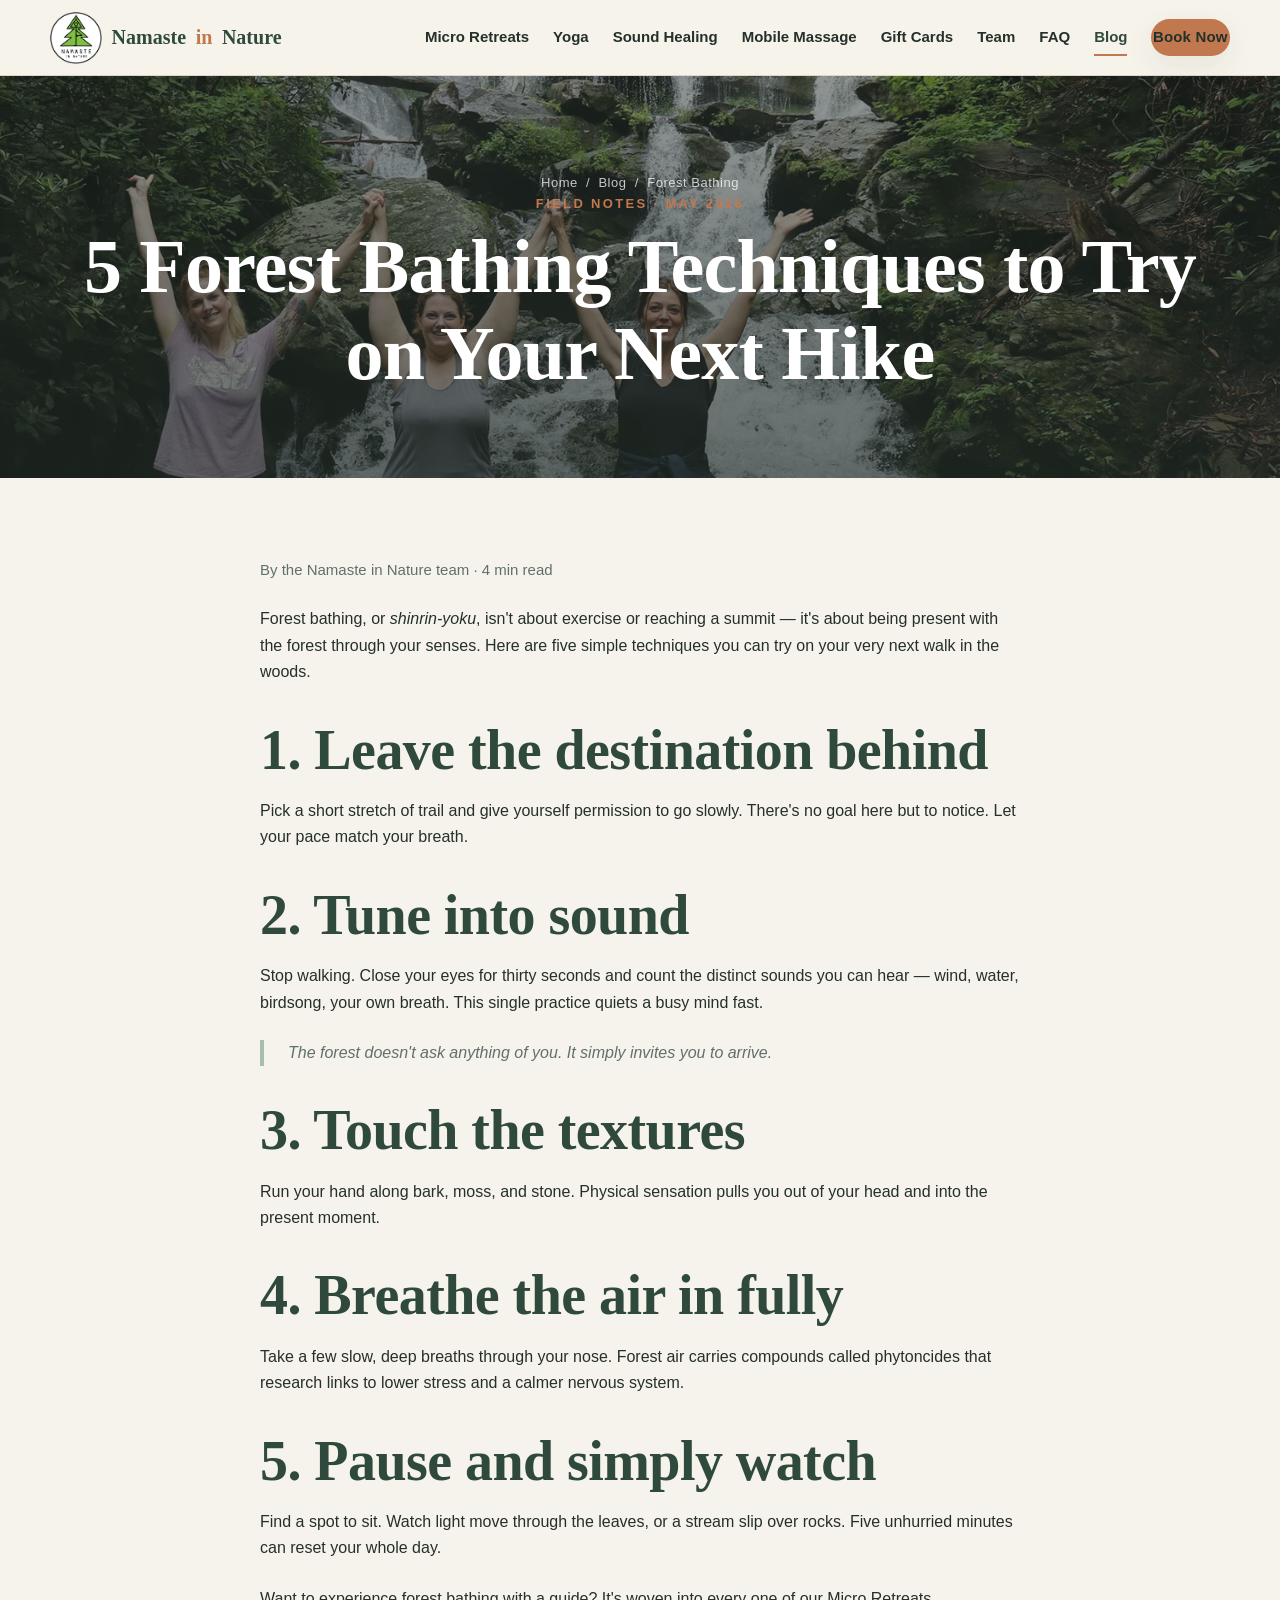
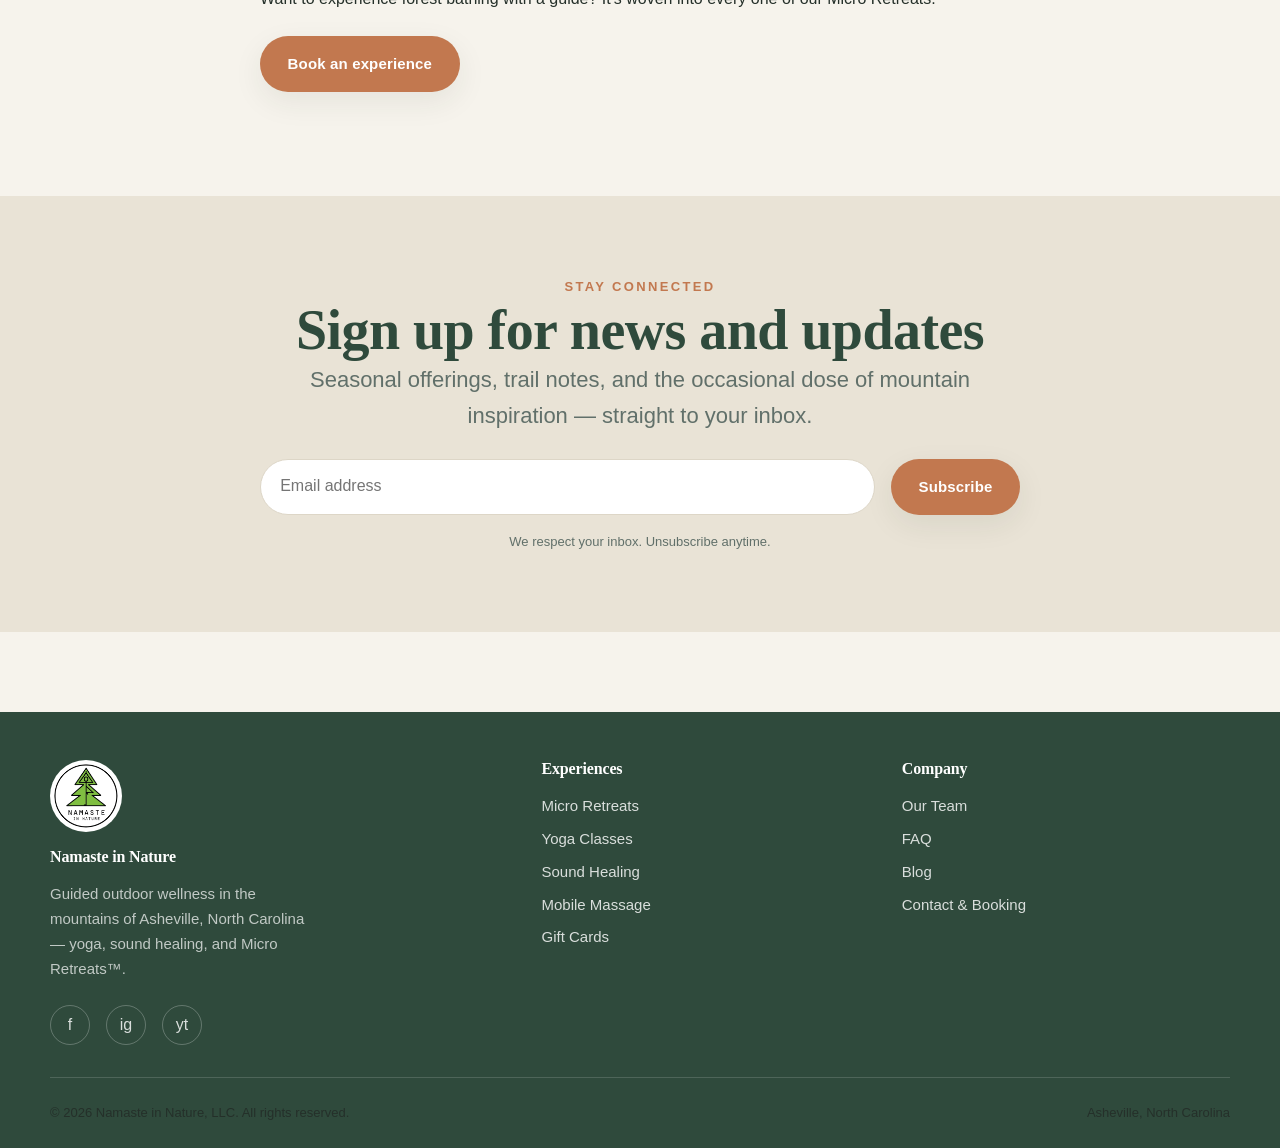
<file: blog/sample-post.html>
<!DOCTYPE html>
<html lang="en">
<head>
  <meta charset="UTF-8" />
  <meta name="viewport" content="width=device-width, initial-scale=1.0" />
  <title>5 Forest Bathing Techniques to Try on Your Next Hike — Namaste in Nature</title>
  <meta name="description" content="Simple forest bathing (shinrin-yoku) techniques to slow down, engage your senses, and feel more present on the trail." />
  <link rel="canonical" href="https://namasteinnature.com/blog/sample-post.html" />
  <link rel="icon" type="image/png" href="../assets/img/logo.png" />
  <link rel="stylesheet" href="../assets/css/styles.css" />
</head>
<body>

  <header class="site-header">
    <div class="container">
      <a class="brand" href="../index.html"><img class="brand__logo" src="../assets/img/logo.png" alt="" />Namaste <span>in</span> Nature</a>
      <button class="nav-toggle" aria-label="Toggle menu" aria-controls="primary-nav" aria-expanded="false">
        <span></span><span></span><span></span>
      </button>
      <nav class="nav" id="primary-nav" aria-label="Primary">
        <a href="../micro-retreats.html">Micro Retreats</a>
        <a href="../yoga.html">Yoga</a>
        <a href="../sound-healing.html">Sound Healing</a>
        <a href="../mobile-massage.html">Mobile Massage</a>
        <a href="../gift-cards.html">Gift Cards</a>
        <a href="../team.html">Team</a>
        <a href="../faq.html">FAQ</a>
        <a href="index.html" aria-current="page">Blog</a>
        <a class="btn btn--primary" href="../contact.html">Book Now</a>
      </nav>
    </div>
  </header>

  <main>
    <article>
      <header class="page-hero page-hero--photo">
        <div class="page-hero__media" aria-hidden="true"><img src="../assets/img/hero-14.jpg" alt="" /></div>
        <div class="container">
          <p class="breadcrumb"><a href="../index.html">Home</a> &nbsp;/&nbsp; <a href="index.html">Blog</a> &nbsp;/&nbsp; Forest Bathing</p>
          <p class="eyebrow">Field notes &middot; May 2026</p>
          <h1>5 Forest Bathing Techniques to Try on Your Next Hike</h1>
        </div>
      </header>

      <div class="section">
        <div class="prose reveal">
          <p class="post-meta">By the Namaste in Nature team &middot; 4 min read</p>

          <p>Forest bathing, or <em>shinrin-yoku</em>, isn't about exercise or reaching a summit — it's
            about being present with the forest through your senses. Here are five simple techniques you
            can try on your very next walk in the woods.</p>

          <h2>1. Leave the destination behind</h2>
          <p>Pick a short stretch of trail and give yourself permission to go slowly. There's no goal here
            but to notice. Let your pace match your breath.</p>

          <h2>2. Tune into sound</h2>
          <p>Stop walking. Close your eyes for thirty seconds and count the distinct sounds you can hear —
            wind, water, birdsong, your own breath. This single practice quiets a busy mind fast.</p>

          <blockquote>The forest doesn't ask anything of you. It simply invites you to arrive.</blockquote>

          <h2>3. Touch the textures</h2>
          <p>Run your hand along bark, moss, and stone. Physical sensation pulls you out of your head and
            into the present moment.</p>

          <h2>4. Breathe the air in fully</h2>
          <p>Take a few slow, deep breaths through your nose. Forest air carries compounds called
            phytoncides that research links to lower stress and a calmer nervous system.</p>

          <h2>5. Pause and simply watch</h2>
          <p>Find a spot to sit. Watch light move through the leaves, or a stream slip over rocks. Five
            unhurried minutes can reset your whole day.</p>

          <p>Want to experience forest bathing with a guide? It's woven into every one of our
            <a href="../micro-retreats.html">Micro Retreats</a>.</p>

          <p><a class="btn btn--primary" href="../contact.html">Book an experience</a></p>
        </div>
      </div>
    </article>
    <!-- ===== Subscribe ===== -->
    <section class="subscribe section">
      <div class="container subscribe__inner reveal">
        <p class="eyebrow">Stay connected</p>
        <h2>Sign up for news and updates</h2>
        <p class="lead">Seasonal offerings, trail notes, and the occasional dose of mountain inspiration — straight to your inbox.</p>
        <!-- Phase 4: connect this form to your newsletter provider (Squarespace / Mailchimp) action URL. -->
        <form action="#" method="post">
          <label for="subscribe-email" class="sr-only">Email address</label>
          <input type="email" id="subscribe-email" name="email" placeholder="Email address" required />
          <button type="submit" class="btn btn--primary">Subscribe</button>
        </form>
        <p class="form-note">We respect your inbox. Unsubscribe anytime.</p>
      </div>
    </section>

  </main>

  <footer class="site-footer">
    <div class="container">
      <div class="footer-grid">
        <div class="footer-brand">
          <img class="footer-logo" src="../assets/img/logo.png" alt="Namaste in Nature" />
          <h4>Namaste in Nature</h4>
          <p>Guided outdoor wellness in the mountains of Asheville, North Carolina — yoga, sound healing, and Micro Retreats&trade;.</p>
          <div class="social">
            <a href="https://www.facebook.com/" aria-label="Facebook" target="_blank" rel="noopener">f</a>
            <a href="https://www.instagram.com/" aria-label="Instagram" target="_blank" rel="noopener">ig</a>
            <a href="https://www.youtube.com/" aria-label="YouTube" target="_blank" rel="noopener">yt</a>
          </div>
        </div>
        <div>
          <h4>Experiences</h4>
          <ul role="list">
            <li><a href="../micro-retreats.html">Micro Retreats</a></li>
            <li><a href="../yoga.html">Yoga Classes</a></li>
            <li><a href="../sound-healing.html">Sound Healing</a></li>
            <li><a href="../mobile-massage.html">Mobile Massage</a></li>
            <li><a href="../gift-cards.html">Gift Cards</a></li>
          </ul>
        </div>
        <div>
          <h4>Company</h4>
          <ul role="list">
            <li><a href="../team.html">Our Team</a></li>
            <li><a href="../faq.html">FAQ</a></li>
            <li><a href="index.html">Blog</a></li>
            <li><a href="../contact.html">Contact &amp; Booking</a></li>
          </ul>
        </div>
      </div>
      <div class="footer-bottom">
        <p>&copy; <span id="year">2026</span> Namaste in Nature, LLC. All rights reserved.</p>
        <p>Asheville, North Carolina</p>
      </div>
    </div>
  </footer>

  <script src="../assets/js/main.js"></script>
</body>
</html>
</file>
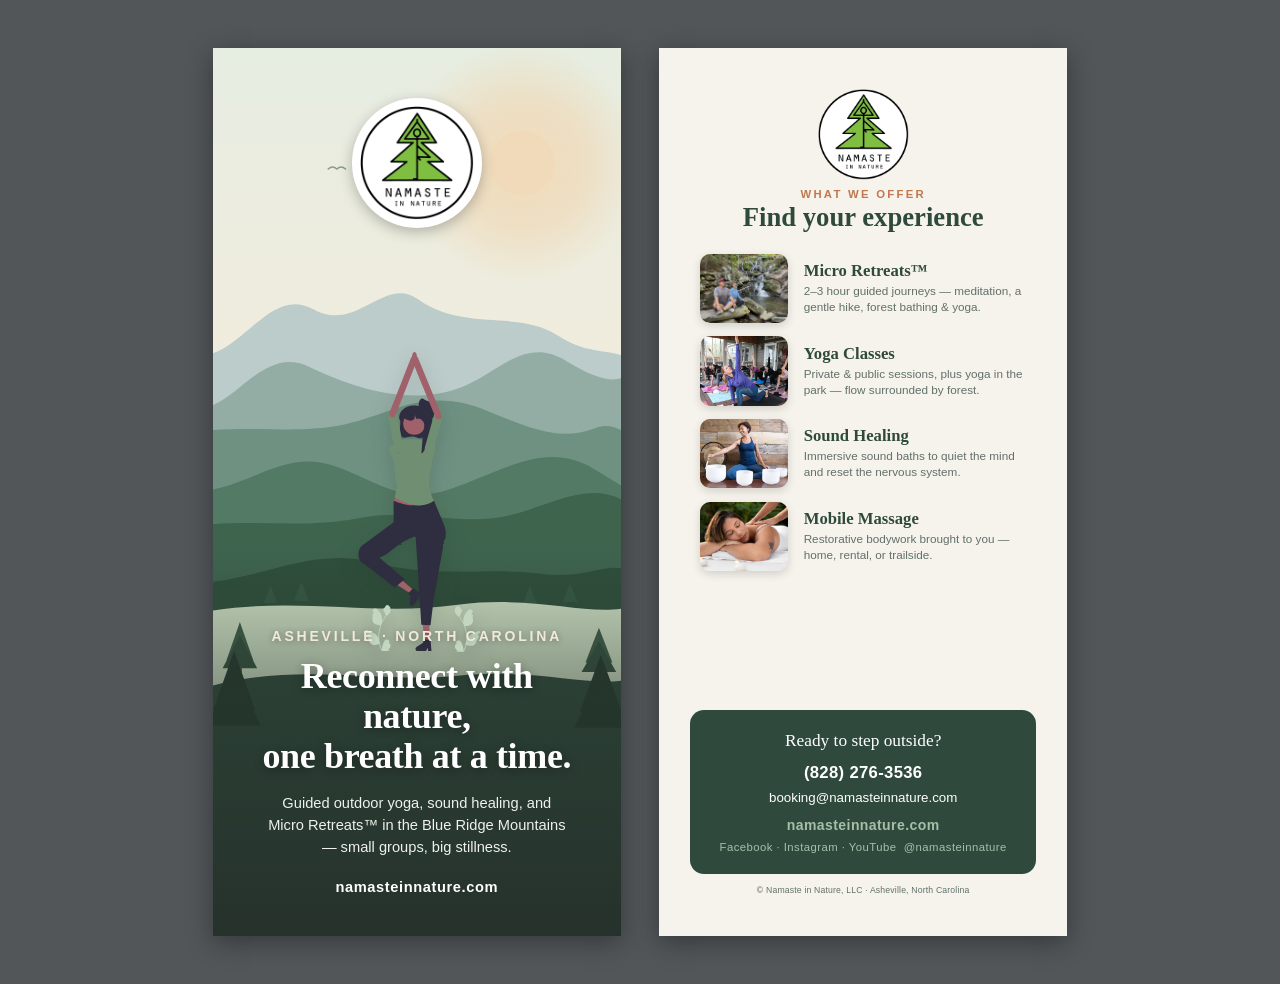
<file: print/rack-card.html>
<!DOCTYPE html>
<html lang="en">
<head>
<meta charset="UTF-8" />
<meta name="viewport" content="width=device-width, initial-scale=1.0" />
<title>Namaste in Nature — Rack Card (4&quot; × 9&quot;, print-ready)</title>
<style>
  /* =======================================================================
     Namaste in Nature — Rack Card
     Trim size : 4" x 9"   |   With 1/8" bleed : 4.25" x 9.25"
     Two sides : Page 1 = FRONT, Page 2 = BACK
     To export : Open in Chrome -> Print -> "Save as PDF",
                 paper size 4.25 x 9.25 in, margins NONE, Background graphics ON.
     Brand colors pulled from the site's design tokens.
     ======================================================================= */

  :root {
    --forest: #2f4a3c;
    --moss:   #5e7d63;
    --sage:   #a7bfa9;
    --sand:   #e9e3d6;
    --cream:  #f6f3ec;
    --clay:   #c2784f;
    --ink:    #25302a;
    --muted:  #61706a;
    --white:  #ffffff;
    --font-head: "Georgia", "Times New Roman", serif;
    --font-body: -apple-system, BlinkMacSystemFont, "Segoe UI", Roboto, Helvetica, Arial, sans-serif;

    --bleed: 0.125in;          /* 1/8" bleed */
    --safe: 0.3in;             /* keep text inside this from each edge */
    --card-w: 4.25in;          /* trim 4" + bleed both sides */
    --card-h: 9.25in;          /* trim 9" + bleed both sides */
  }

  * { box-sizing: border-box; margin: 0; padding: 0; }

  html, body {
    background: #525659;       /* neutral backdrop for on-screen preview only */
    font-family: var(--font-body);
    color: var(--ink);
    -webkit-print-color-adjust: exact;
    print-color-adjust: exact;
  }

  /* Screen preview: show the two cards side by side with a little breathing room */
  .sheet {
    display: flex;
    flex-wrap: wrap;
    gap: 0.4in;
    justify-content: center;
    padding: 0.5in;
  }

  .card {
    position: relative;
    width: var(--card-w);
    height: var(--card-h);
    overflow: hidden;
    background: var(--cream);
    box-shadow: 0 6px 24px rgba(0,0,0,0.35);
  }

  img { display: block; }

  /* ---------- FRONT ---------- */
  .front .art {
    position: absolute;
    inset: 0;
    width: 100%;
    height: 100%;
  }
  /* deep-green fade at the foot so the headline stays legible over the art */
  .front .fade {
    position: absolute;
    inset: 0;
    background: linear-gradient(180deg,
      rgba(37,48,42,0) 56%,
      rgba(37,48,42,0.42) 72%,
      rgba(37,48,42,0.93) 100%);
    z-index: 1;
  }
  .front .art { z-index: 0; }
  /* Licensed unDraw "Yoga" figure, recolored to the brand palette */
  .front .figure {
    position: absolute;
    left: 51%;
    transform: translateX(-50%);
    bottom: 32%;
    height: 35%;
    width: auto;
    z-index: 2;
    filter: drop-shadow(0 6px 10px rgba(37,48,42,0.20));
  }
  .front .inner {
    position: absolute;
    z-index: 3;
    inset: 0;
    padding: calc(var(--bleed) + var(--safe));
    display: flex;
    flex-direction: column;
    align-items: center;
    color: var(--white);
    text-align: center;
  }
  .front .logo {
    width: 1.35in;
    height: 1.35in;
    border-radius: 50%;
    background: var(--white);
    padding: 0.08in;
    box-shadow: 0 4px 14px rgba(0,0,0,0.25);
    object-fit: contain;
  }
  .front .top { margin-top: 0.1in; }
  .front .spacer { flex: 1; }

  .eyebrow {
    font-size: 10.5pt;
    letter-spacing: 0.2em;
    text-transform: uppercase;
    font-weight: 700;
    color: #f1e9da;
    text-shadow: 0 1px 6px rgba(0,0,0,0.35);
    margin-bottom: 0.12in;
  }
  .front h1 {
    font-family: var(--font-head);
    font-weight: 600;
    font-size: 27pt;
    line-height: 1.12;
    letter-spacing: -0.01em;
    text-shadow: 0 2px 10px rgba(0,0,0,0.35);
  }
  .front .lead {
    font-size: 11pt;
    line-height: 1.5;
    margin-top: 0.16in;
    max-width: 3.1in;
    color: #eef1ec;
  }
  .front .url {
    margin-top: 0.22in;
    font-size: 11pt;
    font-weight: 600;
    letter-spacing: 0.04em;
    color: var(--white);
  }

  /* ---------- BACK ---------- */
  .back .inner {
    position: absolute;
    inset: 0;
    padding: calc(var(--bleed) + var(--safe));
    display: flex;
    flex-direction: column;
  }
  .back .head { text-align: center; }
  .back .head img {
    width: 0.95in; height: 0.95in;
    margin: 0 auto 0.08in;
    object-fit: contain;
  }
  .back .head .kicker {
    font-size: 8.5pt;
    letter-spacing: 0.2em;
    text-transform: uppercase;
    color: var(--clay);
    font-weight: 700;
  }
  .back .head h2 {
    font-family: var(--font-head);
    color: var(--forest);
    font-size: 20pt;
    line-height: 1.1;
    margin-top: 0.04in;
  }

  .offer-list {
    margin-top: 0.22in;
    display: flex;
    flex-direction: column;
    gap: 0.14in;
  }
  .offer {
    display: flex;
    align-items: center;
    gap: 0.16in;
  }
  .offer .thumb {
    width: 0.92in;
    height: 0.72in;
    border-radius: 10px;
    object-fit: cover;
    flex: none;
    box-shadow: 0 3px 8px rgba(37,48,42,0.18);
  }
  .offer h3 {
    font-family: var(--font-head);
    color: var(--forest);
    font-size: 12.5pt;
    line-height: 1.1;
    margin-bottom: 0.03in;
  }
  .offer p {
    font-size: 8.8pt;
    line-height: 1.35;
    color: var(--muted);
  }

  .back .spacer { flex: 1; min-height: 0.12in; }

  .contact {
    background: var(--forest);
    color: var(--white);
    border-radius: 14px;
    margin: 0 calc(-1 * var(--safe) / 3);
    padding: 0.22in 0.26in;
    text-align: center;
    -webkit-print-color-adjust: exact;
    print-color-adjust: exact;
  }
  .contact .ready {
    font-family: var(--font-head);
    font-size: 13pt;
    margin-bottom: 0.1in;
    color: var(--white);
  }
  .contact .rows {
    display: flex;
    flex-direction: column;
    gap: 0.045in;
    font-size: 10pt;
    line-height: 1.4;
  }
  .contact .rows .big {
    font-size: 12.5pt;
    font-weight: 700;
    letter-spacing: 0.02em;
  }
  .contact .url {
    margin-top: 0.1in;
    color: var(--sage);
    font-weight: 700;
    letter-spacing: 0.03em;
    font-size: 10.5pt;
  }
  .contact .social {
    margin-top: 0.08in;
    font-size: 8.5pt;
    color: var(--sage);
    letter-spacing: 0.04em;
  }

  .legal {
    text-align: center;
    font-size: 6.5pt;
    color: var(--muted);
    margin-top: 0.12in;
    letter-spacing: 0.02em;
  }

  /* ---------- PRINT ---------- */
  @page {
    size: 4.25in 9.25in;   /* trim + bleed */
    margin: 0;
  }
  @media print {
    html, body { background: var(--white); }
    .sheet { display: block; padding: 0; gap: 0; }
    .card {
      box-shadow: none;
      page-break-after: always;
      break-after: page;
    }
    .card:last-child { page-break-after: auto; break-after: auto; }
  }
</style>
</head>
<body>
  <div class="sheet">

    <!-- ============ FRONT ============ -->
    <section class="card front" aria-label="Rack card front">
      <svg class="art" viewBox="0 0 425 925" preserveAspectRatio="xMidYMid slice"
           xmlns="http://www.w3.org/2000/svg" role="img"
           aria-label="Illustration of layered Great Smoky Mountain ridgelines at sunrise">
        <defs>
          <linearGradient id="sky" x1="0" y1="0" x2="0" y2="1">
            <stop offset="0" stop-color="#e6ede1"/>
            <stop offset="0.62" stop-color="#f1ecdd"/>
            <stop offset="1" stop-color="#f6ead6"/>
          </linearGradient>
          <radialGradient id="sun" cx="0.5" cy="0.5" r="0.5">
            <stop offset="0" stop-color="#f4ddbe"/>
            <stop offset="0.55" stop-color="#f0d3ab" stop-opacity="0.5"/>
            <stop offset="1" stop-color="#f0d3ab" stop-opacity="0"/>
          </radialGradient>
        </defs>

        <!-- sky + sun -->
        <rect x="0" y="0" width="425" height="560" fill="url(#sky)"/>
        <circle cx="322" cy="120" r="125" fill="url(#sun)"/>
        <circle cx="322" cy="120" r="34" fill="#f1dab9"/>
        <!-- birds -->
        <g fill="none" stroke="#8a9c8b" stroke-width="1.6" stroke-linecap="round">
          <path d="M150,96 q6,-5 12,0 q6,-5 12,0"/>
          <path d="M186,114 q4.5,-4 9,0 q4.5,-4 9,0"/>
          <path d="M120,126 q4.5,-4 9,0 q4.5,-4 9,0"/>
        </g>

        <!-- ===== Great Smoky Mountain layered ridgelines (rounded, tall, hazy) ===== -->
        <!-- ridges recede from pale blue haze (far) to forest green (near) -->
        <!-- each ridgeline has its own peak positions/heights so the range looks natural -->
        <path d="M0,318 C36,306 64,250 104,272 C150,298 178,236 214,262 C262,296 318,272 360,300 C388,318 408,314 425,320 L425,800 L0,800 Z" fill="#bcccca"/>
        <path d="M0,372 C30,360 58,312 100,332 C150,356 210,374 262,352 C300,336 326,300 368,326 C394,342 412,348 425,344 L425,800 L0,800 Z" fill="#93ada4"/>
        <path d="M0,398 C54,394 92,402 138,392 C190,380 222,352 286,378 C330,396 360,410 398,396 C412,391 420,396 425,398 L425,800 L0,800 Z" fill="#6e9182"/>
        <path d="M0,460 C44,452 78,418 128,436 C172,452 198,476 246,460 C300,442 346,408 396,438 C412,448 420,452 425,456 L425,810 L0,810 Z" fill="#537a64"/>
        <path d="M0,496 C50,492 96,500 150,490 C212,478 254,500 312,486 C350,477 388,452 425,470 L425,820 L0,820 Z" fill="#3e644e"/>
        <!-- nearest, forested ridge -->
        <path d="M0,556 C62,548 108,520 168,536 C232,553 286,540 344,548 C384,553 406,538 425,542 L425,840 L0,840 Z" fill="#2f4f3c"/>
        <!-- soft pine texture along the near ridge -->
        <g fill="#365844">
          <polygon points="60,560 67,578 53,578"/>
          <polygon points="92,556 100,576 84,576"/>
          <polygon points="330,560 337,578 323,578"/>
          <polygon points="372,558 380,577 364,577"/>
        </g>

        <!-- meadow / clearing where the figure stands -->
        <path d="M0,586 C90,572 170,592 255,580 C330,570 386,590 425,584 L425,925 L0,925 Z" fill="#cfe0c4"/>

        <!-- flanking pines on the clearing -->
        <g>
          <polygon points="28,598 42,638 14,638" fill="#3f5d48"/>
          <polygon points="28,612 46,646 10,646" fill="#33503f"/>
          <rect x="26" y="645" width="4" height="9" fill="#5a4636"/>
        </g>
        <g>
          <polygon points="402,604 416,640 388,640" fill="#3f5d48"/>
          <polygon points="402,618 420,650 384,650" fill="#33503f"/>
          <rect x="400" y="649" width="4" height="9" fill="#5a4636"/>
        </g>

        <!-- (figures now rendered as a separate recolored illustration below) -->

        <!-- foreground deep-forest hill (text sits here) -->
        <path d="M0,664 C90,640 175,662 255,654 C332,646 386,664 425,659 L425,925 L0,925 Z" fill="#2f4a3c"/>
        <!-- dark framing pines at the foot -->
        <g fill="#243a2e">
          <polygon points="22,628 44,690 0,690"/>
          <polygon points="22,650 50,706 -6,706"/>
          <polygon points="404,632 426,692 382,692"/>
          <polygon points="404,654 432,708 376,708"/>
        </g>
      </svg>

      <div class="fade"></div>

      <svg class="figure" viewBox="0 -125 272.25055 674.56165" preserveAspectRatio="xMidYMax meet" xmlns="http://www.w3.org/2000/svg" xmlns:xlink="http://www.w3.org/1999/xlink">
       <g>
        <polygon fill="#a0616a" points="154.35713 490.02964 139.58217 490.02896 144.3446 528.64215 154.35538 528.64264 154.35713 490.02964"/>
        <path d="M141.0134,529.54364c-1.99704,2.12396-17.66888,10.15448-16.87344,13.86938,0,1.21008,.50777,2.3017,1.32857,3.07178,.75314,.72772,1.77707,1.16779,2.9025,1.16779h18.84514l.58389-1.21008,2.66559-5.50037,1.03235,5.50037,.22849,1.21008h7.10814l-.10155-1.21857-1.89549-22.72925-2.47939-.15228-10.71301-.63464-2.63176-.16077v6.78662l-.00002-.00006Z" fill="#2f2e41"/>
       </g>
       <g>
        <polygon fill="#a0616a" points="91.74104 391.56666 82.22788 402.87152 114.83954 424.08797 121.28517 416.42841 91.74104 391.56666"/>
        <path d="M113.38467,427.2173c.33944,2.89557-3.60597,20.05746-.25133,21.84058,.92591,.77908,2.08807,1.09337,3.20577,.96112,1.04173-.10774,2.03768-.60789,2.76227-1.46903l12.13315-14.41965-.54998-1.22585-2.49249-5.58093,4.87335,2.75142,1.07302,.60426,4.57647-5.4389-.99778-.70683-18.61204-13.18351-1.71285,1.79909-7.38303,7.78861-1.81743,1.9102,5.1929,4.36948v-.00007Z" fill="#2f2e41"/>
       </g>
       <path d="M143.83463,250.10776l-67.29919-28.68085c14.54083-18.62137,8.13617-48.3555,8.29919-79.31915l68,2c-1.18002,24.0509-7.39496,48.76822,11.44882,77.31915l5.55118,15.68085-25.99998,13h-.00002Z" fill="#a0616a"/>
       <path d="M76.53543,221.42688l.29919,46.68085,47.82677,32.9183,12.17323,190.0817,20,1,7-58,20.50636-113.1647s-1.50636-6.8353,1.21762-6.71948-1.72398-7.11581,1.29594-7.15173c.94373-.0112,1.68631-2.16034,2.26129-5.11011,1.84605-9.47061,.70656-19.28168-3.00662-28.18744l-21.82581-52.34737c-28.56367,14.29868-57.88094,12.88196-87.74799,0v-.00002Z" fill="#2f2e41"/>
       <path d="M92.44093,258.81446l39.02362,36.15341s-42.62993,18.13998-38.73958,20.74921-4.90524,1.74094-4.90524,1.74094l-26.59138,20.27695-15.25267,7.45734,54.68676,46.76418-21.43428,17.85792L15.02728,360.76111c-9.08844-3.71436-15.02728-12.5571-15.02728-22.37527v-.00003c0-8.71402,4.69025-17.75348,12.27594-22.04196l64.55869-48.23608,15.60629-9.2934,.00002,.00009Z" fill="#2f2e41"/>
       <path d="M82.62158,185.34516c-3.21306-.7626-.78694-1.23741-.16032-1.32629s.37337-2.91109-.23331-1.93008-5.64986-46.74133-5.64986-46.74133c-3.72992-9.58191-14.89642-28.58005-5.74347-33.23969l32-15,29.99999,1,31.99998,13c5.74457,5.68289-.13168,20.49661-3.28607,29.93021l-2.88861,20.24734s-5.82532,23.82246-3.60851,25.29332c2.21683,1.47087-.28307,1.98418-.28307,1.98418,0,0-3.93375-1.45505-.39632,2.77811-3.24023,5.67358,7.05048,39.53165,10.78473,38.73798-19.07275,19.12613-57.43781,13.00446-86-6,0,0,6.67785-27.97115,3.46481-28.73373Z" fill="#6f8e72"/>
       <path d="M69.01009,531.47229l.00056,.00037c.61223,2.49323,.9212,5.06226,.87875,7.63983l-.00037,.00104c-.67816,.8396-1.36281,1.67285-2.04099,2.51245-.0258,.03229-.05168,.06458-.08397,.09686-1.33701,1.64056-2.67397,3.29407-4.01097,4.93463,1.64058,.30347,3.31989,.40039,4.98628,.297-.05815,.20026-.11626,.40698-.18089,.60718h-18.02019c-2.18312-4.7149-3.88182-9.66241-5.0444-14.7262h-.00648c-10.63419,3.63928-20.57558,2.45361-22.89021-10.04352-2.37686-2.59003-4.27571-5.59338-5.63853-8.82922,.04514-.00653,.08391-.013,.1291-.01947l.06282-.00964c2.77203-.42786,3.58057-4.05447,1.24107-5.60178-.41016-.27127-.83003-.52808-1.25864-.76993-.74924-.4198-1.52428-.79446-2.31871-1.11734l-.02182-.14261c-.44824-2.97763,2.84288-5.00903,5.41121-3.43707,5.33545,3.26556,12.32265,4.7616,17.26826,8.82425,3.3199,2.72568,5.60637,6.65915,6.42661,10.87027l.01939,.13562c-.32297-3.82361-.34883-7.67316-.05168-11.5032,.23894-3.03571,.66527-6.05847,1.27885-9.04889,.68459-3.38443,1.60823-6.72366,2.7644-9.97891-.25191-.12277-.49738-.25195-.74928-.3811-11.41136-.23422-19.40327-5.44833-15.70148-19.76413-.3875-1.50494-.65231-3.03571-.80734-4.57938l.06277-.00967c2.77203-.42789,3.58057-4.0545,1.24107-5.60175-.41014-.27127-.83003-.52814-1.25864-.76993,.00565-.05374,.0114-.10745,.0173-.16119,.61064-5.55136,7.718-7.46255,11.18401-3.08331,2.88553,3.64587,6.16226,7.19769,7.91045,11.41501,1.53575,3.70139,2.43658,9.44339,1.82642,14.20959,2.15897-4.28854,4.71999-8.3707,7.68105-12.16858,.16147-.2067,.32939-.40695,.49091-.61365-1.56952-2.51245-1.81531-5.68796-3.60408-8.03479-2.81163-3.68875-2.76729-7.52417,1.81496-9.83682,2.145-5.49466,6.25389-6.20065,9.23621-2.15726,.59966,.81299,1.58238,1.22717,2.13144,2.06033-.29715,.36813,.79443,6.36847,1.18842,6.3168-.23253,1.40155-.72342,2.77728-1.34991,4.05618-1.7439,3.54587-4.63098,6.50403-8.09296,8.39651-7.2016,8.97137-12.19437,19.71243-14.50012,30.98962-.42632,2.08624-.75571,4.1918-.99471,6.31033-.29062,2.58994-.43275,5.18646-.43275,7.78296,0,10.33417,2.26707,20.61017,6.57515,30.02075-.45862-2.02814-.57486-4.13373-.31648-6.2005,.57637-4.68207,2.91719-9.1178,4.75578-13.54596,2.07147-4.9892,9.15216-5.02356,11.24139-.04175,.02074,.04938,.04131,.09888,.06178,.14838l-.1555,.61816c-1.563,1.49597-.42123,4.06274,1.64468,3.93335v.00006Z" fill="#c3d6bf"/>
       <path d="M210.65916,533.47229l-.00056,.00037c-.61224,2.49323-.9212,5.06226-.87875,7.63983l.00037,.00104c.67818,.8396,1.36282,1.67285,2.04099,2.51245,.0258,.03229,.05168,.06458,.08397,.09686,1.33701,1.64056,2.67397,3.29407,4.01097,4.93463-1.64058,.30347-3.31989,.40039-4.9863,.297,.05815,.20026,.11626,.40698,.18089,.60718h18.02019c2.18312-4.7149,3.88181-9.66241,5.0444-14.7262h.00648c10.63419,3.63928,20.57558,2.45361,22.89021-10.04352,2.37686-2.59003,4.27573-5.59338,5.63855-8.82922-.04514-.00653-.08392-.013-.12912-.01947l-.06281-.00964c-2.77203-.42786-3.58057-4.0545-1.24106-5.60181,.41016-.27127,.83005-.52808,1.25864-.76993,.74924-.4198,1.52429-.79446,2.3187-1.11734l.02182-.14261c.44824-2.97763-2.84286-5.00903-5.41122-3.43707-5.33545,3.26556-12.32265,4.7616-17.26826,8.82425-3.31989,2.72571-5.60635,6.65918-6.42661,10.8703l-.01939,.13562c.32297-3.82367,.34883-7.67316,.05168-11.50323-.23894-3.03568-.66525-6.05844-1.27885-9.04886-.68459-3.38443-1.60825-6.72366-2.7644-9.97891,.25191-.12277,.49738-.25195,.74928-.3811,11.41136-.23422,19.40327-5.44833,15.70146-19.76413,.38751-1.50494,.65231-3.03571,.80734-4.57938l-.06277-.00967c-2.77203-.42789-3.58057-4.0545-1.24107-5.60175,.41014-.27127,.83003-.52814,1.25865-.76993l-.0173-.16119c-.61063-5.55136-7.718-7.46255-11.18401-3.08331-2.88554,3.64587-6.16226,7.19769-7.91045,11.41501-1.53574,3.70139-2.43658,9.44339-1.82642,14.20959-2.15897-4.28854-4.71999-8.3707-7.68105-12.16858-.16145-.2067-.32939-.40695-.49091-.61365,1.56952-2.51245,1.81529-5.68796,3.60408-8.03479,2.81165-3.68875,2.76729-7.52417-1.81496-9.83682-2.145-5.49466-6.25389-6.20065-9.23621-2.15726-.59966,.81299-1.58238,1.22717-2.13144,2.06033,.29715,.36813-.79443,6.36847-1.18842,6.3168,.23251,1.40155,.72342,2.77728,1.34991,4.05618,1.7439,3.54587,4.63098,6.50403,8.09296,8.39651,7.2016,8.97137,12.19437,19.71243,14.50012,30.98962,.42632,2.08624,.75571,4.1918,.99471,6.31033,.29062,2.58997,.43275,5.18646,.43275,7.78296,0,10.33417-2.26707,20.61017-6.57515,30.02075,.4586-2.02814,.57486-4.13373,.31648-6.2005-.57637-4.68207-2.91721-9.1178-4.75578-13.54596-2.07147-4.9892-9.15215-5.02356-11.24139-.04175-.02074,.04938-.04131,.09888-.06178,.14838l.1555,.61816c1.563,1.49597,.42123,4.06274-1.64468,3.93335v.00006h.00002Z" fill="#c3d6bf"/>
       <path d="M271.06049,546.77948H17.77051c-.65997,0-1.19,.53003-1.19,1.19s.53003,1.19,1.19,1.19h253.28998c.66003,0,1.19006-.52997,1.19006-1.19s-.53003-1.19-1.19006-1.19Z" fill="none"/>
       <g>
        <path d="M121.99617,82.85122c-9.4868-3.50681-28.71019,8.34606-27.04977-3.34753,1.31821-9.32069-6.03018,39.69492-7.85326,39.12762-3.20302-1.00037,5.72728-66.8702,3.84808-71.11574-.24121-.54901-.52168-1.12851-.85262-1.7324-.34219-.64659-.72926-1.32368-1.16678-2.03736-.01123-.01832-.02805-.0366-.03928-.05492-1.51457-16.61014,14.72484-30.26183,35.31721-28.55385h.01682c2.09232,.16471,4.252,.51241,6.42285,1.01261h10.23166c1.10507,0,2.1877,.06709,3.25909,.1891,4.12299,.48188,7.96545,1.89096,11.33675,4.00156,4.53242,2.84256,7.354,7.89333,7.79713,12.90747,.34778,3.83686-.70119,7.65543-3.42738,10.44311l-.03366,.00611c.35901,1.54326,.61145,3.12317,.76288,4.73356,.11781,1.15896,.1683,2.33629,.1683,3.51964,0,.24401,0,.49413-.01685,.732-.27486,14.67647-9.19392,27.18746-21.77034,32.43344-.10649,.04463-.21936,.09-.33765,.13591-3.3672,1.30682-5.3369,.91269-8.82559,.06248-2.68497-.65435-5.26486-1.53026-7.78766-2.46282h.00006Z" fill="#2f2e41"/>
        <circle cx="121.72461" cy="54.06569" fill="#a0616a" r="24.2206"/>
        <path d="M100.66248,43.82344c0-.42633,.01123-.84143,.03928-1.26775,.64507-12.30156,10.70287-17.65301,23.21759-18.15226,.33093-.01681,.66191-.02804,.99284-.02804h8.98637c0-.96482,.31975-1.85112,.87508-2.55792,.32536-.43752,.74045-.80215,1.20605-1.07701,.0112,0,.0112-.00561,.01682-.00561,.6395-.37582,1.37433-.5946,2.16525-.5946,.12343,0,.25804,.01123,.39828,.01684,1.92966,.17947,3.81442,.47118,5.67116,.85823,.90874,.19074,1.81746,.40948,2.70377,.65072,.07294,.01681,.13461,.03366,.20755,.05047,2.92816,.80777,5.74969,1.86235,8.42543,3.16375,2.98985,1.80623,5.59824,4.15099,7.69617,6.89964,.34778,3.52835-.70119,7.03988-3.42738,9.60341l-.03366,.00561c.35901,1.41918,.61145,2.87204,.76288,4.35295,.11781,1.06578,.1683,2.14844,.1683,3.23664,0,.22439,0,.4544-.01685,.67314-.27486,13.49637-11.12358,64.71642-23.7,69.54058,.73483-3.24791,3.3096-45.49837,3.68542-46.68761,5.76651-18.10172,1.50333-23.16709-6.80429-28.68117h-8.06642c-1.57065-2.35599-2.34476-5.23926-2.13721-8.06642-1.11629,2.5523-1.73334,5.30092-1.8455,8.06642-4.00517,5.28411-10.60751,4.87459-18.71321,1.2004-.4263-.1907-.847-.39267-1.26772-.5946-.4039-.19632-.80219-.39267-1.20605-.6058h.00003v-.00002Z" fill="#2f2e41"/>
        <circle cx="153.79147" cy="28.84049" fill="#2f2e41" r="15.95668"/>
        <path d="M143.55692,2.14708c6.81886,5.5826,17.20303,3.11589,19.31296,11.67221,2.10994,8.55632-3.11589,17.20302-11.67221,19.31296-8.55632,2.10994-17.50015-3.04805-19.31296-11.67221-2.44473-11.63037,2.02597-27.21035,11.67221-19.31296Z" fill="#2f2e41"/>
       </g>
       <!-- arms drawn last = in front of the body; bent elbows, long reach, palms touching above the head -->
       <g stroke-linecap="round" stroke-linejoin="round" fill="none">
         <path d="M88,107 L74,34" stroke="#6f8e72" stroke-width="20"/>   <!-- left upper arm (sleeve) -->
         <path d="M154,109 L174,38" stroke="#6f8e72" stroke-width="20"/> <!-- right upper arm (sleeve) -->
         <path d="M74,34 L121,-86" stroke="#a0616a" stroke-width="14"/>  <!-- left forearm -->
         <path d="M174,38 L123,-86" stroke="#a0616a" stroke-width="14"/> <!-- right forearm -->
       </g>
       <!-- joined hands (prayer), fingertips up -->
       <path d="M122,-102 c7,3 7,17 0,21 c-7,-4 -7,-18 0,-21 Z" fill="#a0616a"/>
      </svg>

      <div class="inner">
        <div class="top">
          <img class="logo" src="img/logo.png" alt="Namaste in Nature logo" />
        </div>
        <div class="spacer"></div>
        <p class="eyebrow">Asheville &middot; North Carolina</p>
        <h1>Reconnect with nature,<br>one breath at a time.</h1>
        <p class="lead">Guided outdoor yoga, sound healing, and Micro Retreats&trade;
          in the Blue Ridge Mountains — small groups, big stillness.</p>
        <p class="url">namasteinnature.com</p>
      </div>
    </section>

    <!-- ============ BACK ============ -->
    <section class="card back" aria-label="Rack card back">
      <div class="inner">
        <div class="head">
          <img src="img/logo.png" alt="Namaste in Nature logo" />
          <p class="kicker">What we offer</p>
          <h2>Find your experience</h2>
        </div>

        <div class="offer-list">
          <div class="offer">
            <img class="thumb" src="img/retreat-waterfall.jpg" alt="" />
            <div>
              <h3>Micro Retreats&trade;</h3>
              <p>2&ndash;3 hour guided journeys — meditation, a gentle hike, forest bathing &amp; yoga.</p>
            </div>
          </div>
          <div class="offer">
            <img class="thumb" src="img/yoga-1.jpg" alt="" />
            <div>
              <h3>Yoga Classes</h3>
              <p>Private &amp; public sessions, plus yoga in the park — flow surrounded by forest.</p>
            </div>
          </div>
          <div class="offer">
            <img class="thumb" src="img/sound-healing.jpg" alt="" />
            <div>
              <h3>Sound Healing</h3>
              <p>Immersive sound baths to quiet the mind and reset the nervous system.</p>
            </div>
          </div>
          <div class="offer">
            <img class="thumb" src="img/massage-1.jpg" alt="" />
            <div>
              <h3>Mobile Massage</h3>
              <p>Restorative bodywork brought to you — home, rental, or trailside.</p>
            </div>
          </div>
        </div>

        <div class="spacer"></div>

        <div class="contact">
          <p class="ready">Ready to step outside?</p>
          <div class="rows">
            <span class="big">(828) 276-3536</span>
            <span>booking@namasteinnature.com</span>
          </div>
          <p class="url">namasteinnature.com</p>
          <p class="social">Facebook &middot; Instagram &middot; YouTube&nbsp; @namasteinnature</p>
        </div>

        <p class="legal">&copy; Namaste in Nature, LLC &middot; Asheville, North Carolina</p>
      </div>
    </section>

  </div>
</body>
</html>
</file>
<file: assets/css/styles.css>
/* ==========================================================================
   Namaste in Nature — Design tokens + base styles
   Edit the :root tokens to re-theme the whole site in one place.
   ========================================================================== */

:root {
  /* Brand palette — earthy, nature/wellness */
  --color-forest: #2f4a3c;      /* deep green — primary */
  --color-moss:   #5e7d63;      /* mid green */
  --color-sage:   #a7bfa9;      /* soft green accent */
  --color-sand:   #e9e3d6;      /* warm neutral */
  --color-cream:  #f6f3ec;      /* page background */
  --color-clay:   #c2784f;      /* warm accent / CTA */
  --color-ink:    #25302a;      /* body text */
  --color-muted:  #61706a;      /* secondary text */
  --color-white:  #ffffff;

  /* Semantic tokens */
  --bg:            var(--color-cream);
  --surface:       var(--color-white);
  --text:          var(--color-ink);
  --text-muted:    var(--color-muted);
  --primary:       var(--color-forest);
  --primary-hover: #25382d;
  --accent:        var(--color-clay);
  --accent-hover:  #aa6740;
  --border:        #ddd6c7;

  /* Typography — system stack now; swap to self-hosted fonts later */
  --font-head: "Georgia", "Times New Roman", serif;
  --font-body: -apple-system, BlinkMacSystemFont, "Segoe UI", Roboto, Helvetica, Arial, sans-serif;

  /* Fluid type scale */
  --fs-xs:   0.8125rem;
  --fs-sm:   0.9375rem;
  --fs-base: 1rem;
  --fs-lg:   clamp(1.125rem, 1rem + 0.6vw, 1.375rem);
  --fs-xl:   clamp(1.5rem, 1.2rem + 1.4vw, 2.25rem);
  --fs-2xl:  clamp(2rem, 1.4rem + 3vw, 3.5rem);
  --fs-3xl:  clamp(2.5rem, 1.6rem + 4.5vw, 4.75rem);

  /* Spacing */
  --space-1: 0.5rem;
  --space-2: 1rem;
  --space-3: 1.5rem;
  --space-4: 2rem;
  --space-5: 3rem;
  --space-6: 5rem;
  --space-7: 8rem;

  /* Layout */
  --container: 1180px;
  --container-narrow: 760px;
  --radius:    14px;
  --radius-sm: 8px;
  --radius-lg: 24px;
  --shadow:    0 10px 30px rgba(37, 48, 42, 0.08);
  --shadow-lg: 0 24px 60px rgba(37, 48, 42, 0.16);
  --transition: 220ms cubic-bezier(0.4, 0, 0.2, 1);

  --header-h: 76px;
}

/* --- Reset ------------------------------------------------------------- */
*, *::before, *::after { box-sizing: border-box; }
* { margin: 0; }
html { -webkit-text-size-adjust: 100%; scroll-behavior: smooth; }
body {
  font-family: var(--font-body);
  font-size: var(--fs-base);
  line-height: 1.65;
  color: var(--text);
  background: var(--bg);
  -webkit-font-smoothing: antialiased;
  text-rendering: optimizeLegibility;
}
img, picture, svg, video { display: block; max-width: 100%; height: auto; }
a { color: inherit; text-decoration: none; }
ul[role="list"] { list-style: none; padding: 0; }
button { font: inherit; cursor: pointer; }
:focus-visible { outline: 3px solid var(--accent); outline-offset: 2px; }

/* --- Typography -------------------------------------------------------- */
h1, h2, h3, h4 {
  font-family: var(--font-head);
  font-weight: 600;
  line-height: 1.15;
  color: var(--primary);
  letter-spacing: -0.01em;
}
h1 { font-size: var(--fs-3xl); }
h2 { font-size: var(--fs-2xl); }
h3 { font-size: var(--fs-xl); }
p  { color: var(--text); }
.lead { font-size: var(--fs-lg); color: var(--text-muted); }
.eyebrow {
  font-family: var(--font-body);
  text-transform: uppercase;
  letter-spacing: 0.18em;
  font-size: var(--fs-xs);
  font-weight: 700;
  color: var(--accent);
}

/* --- Layout helpers --------------------------------------------------- */
.container {
  width: min(100% - 2.5rem, var(--container));
  margin-inline: auto;
}
.container--narrow { max-width: var(--container-narrow); }
.section { padding-block: var(--space-6); }
.section--tight { padding-block: var(--space-5); }
.text-center { text-align: center; }
.sr-only {
  position: absolute;
  width: 1px; height: 1px;
  padding: 0; margin: -1px;
  overflow: hidden;
  clip: rect(0, 0, 0, 0);
  white-space: nowrap;
  border: 0;
}
.stack > * + * { margin-top: var(--space-3); }

/* --- Buttons ---------------------------------------------------------- */
.btn {
  display: inline-flex;
  align-items: center;
  gap: 0.5rem;
  padding: 0.85rem 1.6rem;
  border: 2px solid transparent;
  border-radius: 999px;
  font-weight: 600;
  font-size: var(--fs-sm);
  letter-spacing: 0.01em;
  transition: transform var(--transition), background var(--transition), box-shadow var(--transition);
  will-change: transform;
}
.btn:hover { transform: translateY(-2px); }
.btn--primary { background: var(--accent); color: var(--color-white); box-shadow: var(--shadow); }
.btn--primary:hover { background: var(--accent-hover); box-shadow: var(--shadow-lg); }
.btn--ghost { background: transparent; color: var(--color-white); border-color: rgba(255,255,255,0.7); }
.btn--ghost:hover { background: rgba(255,255,255,0.14); }
.btn--dark { background: var(--primary); color: var(--color-white); }
.btn--dark:hover { background: var(--primary-hover); }

/* --- Header ----------------------------------------------------------- */
.site-header {
  position: sticky;
  top: 0;
  z-index: 100;
  height: var(--header-h);
  display: flex;
  align-items: center;
  background: rgba(246, 243, 236, 0.85);
  backdrop-filter: saturate(140%) blur(12px);
  border-bottom: 1px solid var(--border);
}
.site-header .container {
  display: flex;
  align-items: center;
  justify-content: space-between;
  gap: var(--space-3);
}
.brand {
  display: inline-flex;
  align-items: center;
  gap: 0.6rem;
  font-family: var(--font-head);
  font-size: 1.25rem;
  font-weight: 700;
  color: var(--primary);
  white-space: nowrap;
}
.brand span { color: var(--accent); }
.brand__logo { height: 52px; width: auto; }
@media (max-width: 480px) {
  .brand { font-size: 1.05rem; }
  .brand__logo { height: 44px; }
}
.nav { display: flex; align-items: center; gap: var(--space-3); }
.nav a {
  font-size: var(--fs-sm);
  font-weight: 600;
  color: var(--text);
  position: relative;
  padding: 0.25rem 0;
  transition: color var(--transition);
}
.nav a::after {
  content: "";
  position: absolute;
  left: 0; bottom: -2px;
  width: 0; height: 2px;
  background: var(--accent);
  transition: width var(--transition);
}
.nav a:hover, .nav a[aria-current="page"] { color: var(--primary); }
.nav a:hover::after, .nav a[aria-current="page"]::after { width: 100%; }

.nav-toggle {
  display: none;
  flex-direction: column;
  gap: 5px;
  background: none;
  border: 0;
  padding: 8px;
}
.nav-toggle span {
  width: 26px; height: 2px;
  background: var(--primary);
  border-radius: 2px;
  transition: transform var(--transition), opacity var(--transition);
}

@media (max-width: 860px) {
  .nav-toggle { display: flex; }
  .nav {
    position: fixed;
    inset: var(--header-h) 0 auto 0;
    flex-direction: column;
    align-items: flex-start;
    gap: var(--space-2);
    background: var(--surface);
    padding: var(--space-3) var(--space-4) var(--space-4);
    border-bottom: 1px solid var(--border);
    box-shadow: var(--shadow);
    transform: translateY(-120%);
    transition: transform var(--transition);
  }
  .nav.is-open { transform: translateY(0); }
  .nav a { font-size: var(--fs-lg); }
  .nav .btn { margin-top: var(--space-1); }
  body.nav-open .nav-toggle span:nth-child(1) { transform: translateY(7px) rotate(45deg); }
  body.nav-open .nav-toggle span:nth-child(2) { opacity: 0; }
  body.nav-open .nav-toggle span:nth-child(3) { transform: translateY(-7px) rotate(-45deg); }
}

/* --- Hero ------------------------------------------------------------- */
.hero {
  position: relative;
  min-height: clamp(560px, 86vh, 880px);
  display: grid;
  align-items: center;
  color: var(--color-white);
  overflow: hidden;
}
.hero__media {
  position: absolute;
  inset: 0;
  z-index: -2;
}
.hero__media img { width: 100%; height: 100%; object-fit: cover; }
.hero::after {
  content: "";
  position: absolute;
  inset: 0;
  z-index: -1;
  background: linear-gradient(180deg, rgba(37,48,42,0.35) 0%, rgba(37,48,42,0.55) 60%, rgba(37,48,42,0.8) 100%);
}
.hero__inner { max-width: 720px; padding-block: var(--space-6); }
.hero h1 { color: var(--color-white); margin-top: var(--space-2); }
.hero .lead { color: rgba(255,255,255,0.92); margin-top: var(--space-3); }
.hero__cta { display: flex; flex-wrap: wrap; gap: var(--space-2); margin-top: var(--space-4); }

.scroll-hint {
  position: absolute;
  bottom: var(--space-3);
  left: 50%;
  transform: translateX(-50%);
  color: rgba(255,255,255,0.85);
  font-size: var(--fs-xs);
  letter-spacing: 0.16em;
  text-transform: uppercase;
  display: flex;
  flex-direction: column;
  align-items: center;
  gap: 6px;
}
.scroll-hint::after {
  content: "";
  width: 1px; height: 36px;
  background: rgba(255,255,255,0.6);
  animation: scrollPulse 1.8s ease-in-out infinite;
}
@keyframes scrollPulse {
  0%, 100% { transform: scaleY(0.4); opacity: 0.4; transform-origin: top; }
  50%      { transform: scaleY(1);   opacity: 1;   transform-origin: top; }
}

/* --- Hero placeholder (until real photo is imported in Phase 5) ------- */
.hero__placeholder {
  width: 100%;
  height: 100%;
  background:
    radial-gradient(120% 80% at 70% 10%, rgba(167,191,169,0.55), transparent 55%),
    radial-gradient(120% 90% at 10% 90%, rgba(94,125,99,0.85), transparent 60%),
    linear-gradient(160deg, #3a5446 0%, #2f4a3c 45%, #25382d 100%);
}

/* --- Cards ------------------------------------------------------------ */
.cards {
  display: grid;
  grid-template-columns: repeat(auto-fit, minmax(240px, 1fr));
  gap: var(--space-3);
}
.card {
  background: var(--surface);
  border: 1px solid var(--border);
  border-radius: var(--radius);
  overflow: hidden;
  box-shadow: var(--shadow);
  transition: transform var(--transition), box-shadow var(--transition);
}
.card:hover { transform: translateY(-6px); box-shadow: var(--shadow-lg); }
.card__media {
  aspect-ratio: 4 / 3;
  position: relative;
  background:
    radial-gradient(140% 120% at 30% 0%, rgba(167,191,169,0.6), transparent 60%),
    linear-gradient(160deg, var(--color-moss), var(--color-forest));
  display: grid;
  place-items: center;
}
.card__media::after {
  content: attr(data-label);
  font-family: var(--font-head);
  color: rgba(255,255,255,0.85);
  font-size: var(--fs-sm);
  letter-spacing: 0.05em;
}
.card__body { padding: var(--space-3); }
.card__body h3 { font-size: var(--fs-lg); margin-bottom: 0.5rem; }
.card__body p { color: var(--text-muted); font-size: var(--fs-sm); }
.card__link {
  display: inline-block;
  margin-top: var(--space-2);
  font-weight: 600;
  font-size: var(--fs-sm);
  color: var(--accent);
  transition: gap var(--transition), color var(--transition);
}
.card__link:hover { color: var(--accent-hover); }

/* --- CTA band --------------------------------------------------------- */
.cta-band {
  position: relative;
  padding-block: var(--space-6);
  color: var(--color-white);
  background:
    radial-gradient(120% 120% at 80% 0%, rgba(194,120,79,0.45), transparent 55%),
    linear-gradient(160deg, #3a5446, #25382d);
}
.cta-band h2 { color: var(--color-white); }
.cta-band .lead { color: rgba(255,255,255,0.9); }

/* --- Interior page hero ---------------------------------------------- */
.page-hero {
  position: relative;
  color: var(--color-white);
  padding-block: calc(var(--space-6) + 1rem) var(--space-6);
  text-align: center;
  overflow: hidden;
}
.page-hero::before {
  content: "";
  position: absolute;
  inset: 0;
  z-index: -1;
  background:
    radial-gradient(120% 90% at 80% 0%, rgba(167,191,169,0.5), transparent 55%),
    radial-gradient(120% 90% at 0% 100%, rgba(194,120,79,0.35), transparent 55%),
    linear-gradient(160deg, #3a5446 0%, #2f4a3c 50%, #25382d 100%);
}
.page-hero h1 { color: var(--color-white); margin-top: var(--space-1); }
.page-hero .lead { color: rgba(255,255,255,0.9); margin-inline: auto; max-width: 60ch; margin-top: var(--space-3); }

/* --- Breadcrumb ------------------------------------------------------- */
.breadcrumb {
  font-size: var(--fs-xs);
  letter-spacing: 0.04em;
  color: rgba(255,255,255,0.75);
}
.breadcrumb a:hover { color: var(--color-white); }

/* --- Split (text + media) -------------------------------------------- */
.split {
  display: grid;
  grid-template-columns: 1fr 1fr;
  gap: var(--space-5);
  align-items: center;
}
.split--reverse .split__media { order: 2; }
.split__media {
  aspect-ratio: 5 / 4;
  border-radius: var(--radius);
  box-shadow: var(--shadow);
  background:
    radial-gradient(140% 120% at 20% 0%, rgba(167,191,169,0.6), transparent 60%),
    linear-gradient(160deg, var(--color-moss), var(--color-forest));
  display: grid;
  place-items: center;
}
.split__media::after {
  content: attr(data-label);
  font-family: var(--font-head);
  color: rgba(255,255,255,0.85);
  font-size: var(--fs-sm);
}
.split__body h2 { margin-bottom: var(--space-2); }
.split__body p + p { margin-top: var(--space-2); }
@media (max-width: 800px) {
  .split { grid-template-columns: 1fr; gap: var(--space-3); }
  .split--reverse .split__media { order: 0; }
}

/* --- Features grid ---------------------------------------------------- */
.features {
  display: grid;
  grid-template-columns: repeat(auto-fit, minmax(220px, 1fr));
  gap: var(--space-3);
}
.feature {
  background: var(--surface);
  border: 1px solid var(--border);
  border-radius: var(--radius);
  padding: var(--space-3);
}
.feature__icon {
  width: 44px; height: 44px;
  border-radius: 12px;
  display: grid; place-items: center;
  background: var(--color-sage);
  color: var(--primary);
  font-weight: 700;
  margin-bottom: var(--space-2);
}
.feature h3 { font-size: var(--fs-lg); margin-bottom: 0.4rem; }
.feature p { color: var(--text-muted); font-size: var(--fs-sm); }

/* --- Checklist -------------------------------------------------------- */
.checklist { list-style: none; padding: 0; display: grid; gap: 0.6rem; }
.checklist li { position: relative; padding-left: 1.8rem; }
.checklist li::before {
  content: "\2713";
  position: absolute;
  left: 0; top: 0;
  color: var(--accent);
  font-weight: 700;
}

/* --- Booking embed placeholder (Peek Pro goes here) ------------------ */
.booking { background: var(--color-sand); }
.embed-ph {
  border: 2px dashed var(--color-moss);
  border-radius: var(--radius);
  background: rgba(255,255,255,0.6);
  padding: var(--space-5) var(--space-3);
  text-align: center;
  color: var(--text-muted);
}
.embed-ph strong { color: var(--primary); display: block; margin-bottom: 0.3rem; }

/* --- Pricing options -------------------------------------------------- */
.options {
  display: grid;
  grid-template-columns: repeat(auto-fit, minmax(240px, 1fr));
  gap: var(--space-3);
}
.option {
  background: var(--surface);
  border: 1px solid var(--border);
  border-radius: var(--radius);
  padding: var(--space-4) var(--space-3);
  text-align: center;
  box-shadow: var(--shadow);
  display: flex;
  flex-direction: column;
}
.option--featured { border-color: var(--accent); border-width: 2px; }
.option__price { font-family: var(--font-head); font-size: var(--fs-xl); color: var(--primary); margin: var(--space-1) 0; }
.option__price span { font-family: var(--font-body); font-size: var(--fs-sm); color: var(--text-muted); }
.option .btn { margin-top: var(--space-3); }
.option ul { text-align: left; margin-top: var(--space-2); }

/* --- Team grid -------------------------------------------------------- */
.team-grid {
  display: grid;
  grid-template-columns: repeat(auto-fit, minmax(240px, 1fr));
  gap: var(--space-4);
}
.member { text-align: center; }
.member__photo {
  aspect-ratio: 1 / 1;
  border-radius: 50%;
  width: 180px;
  margin: 0 auto var(--space-2);
  background:
    radial-gradient(120% 120% at 30% 0%, rgba(167,191,169,0.7), transparent 60%),
    linear-gradient(160deg, var(--color-moss), var(--color-forest));
  display: grid;
  place-items: center;
  color: rgba(255,255,255,0.9);
  font-family: var(--font-head);
  font-size: var(--fs-xl);
  box-shadow: var(--shadow);
}
.member h3 { font-size: var(--fs-lg); }
.member .role { color: var(--accent); font-size: var(--fs-sm); font-weight: 600; }
.member p { color: var(--text-muted); font-size: var(--fs-sm); margin-top: 0.5rem; }

/* --- Accordion (FAQ) -------------------------------------------------- */
.accordion { max-width: var(--container-narrow); margin-inline: auto; }
.accordion__item {
  border: 1px solid var(--border);
  border-radius: var(--radius-sm);
  background: var(--surface);
  margin-bottom: var(--space-2);
  overflow: hidden;
}
.accordion__trigger {
  width: 100%;
  display: flex;
  align-items: center;
  justify-content: space-between;
  gap: var(--space-2);
  text-align: left;
  padding: var(--space-3);
  background: none;
  border: 0;
  font-family: var(--font-head);
  font-size: var(--fs-lg);
  color: var(--primary);
}
.accordion__trigger .icon {
  flex: none;
  width: 26px; height: 26px;
  position: relative;
  transition: transform var(--transition);
}
.accordion__trigger .icon::before,
.accordion__trigger .icon::after {
  content: "";
  position: absolute;
  background: var(--accent);
  border-radius: 2px;
}
.accordion__trigger .icon::before { top: 12px; left: 4px; right: 4px; height: 2px; }
.accordion__trigger .icon::after  { left: 12px; top: 4px; bottom: 4px; width: 2px; transition: transform var(--transition); }
.accordion__trigger[aria-expanded="true"] .icon::after { transform: scaleY(0); }
.accordion__panel {
  max-height: 0;
  overflow: hidden;
  transition: max-height var(--transition);
}
.accordion__panel-inner { padding: 0 var(--space-3) var(--space-3); color: var(--text-muted); }

/* --- Contact ---------------------------------------------------------- */
.contact-grid {
  display: grid;
  grid-template-columns: 1.3fr 1fr;
  gap: var(--space-5);
  align-items: start;
}
@media (max-width: 800px) { .contact-grid { grid-template-columns: 1fr; gap: var(--space-4); } }
.form-field { margin-bottom: var(--space-3); }
.form-field label { display: block; font-weight: 600; font-size: var(--fs-sm); margin-bottom: 0.4rem; }
.form-field input,
.form-field textarea {
  width: 100%;
  padding: 0.8rem 1rem;
  font: inherit;
  color: var(--text);
  background: var(--surface);
  border: 1px solid var(--border);
  border-radius: var(--radius-sm);
  transition: border-color var(--transition), box-shadow var(--transition);
}
.form-field input:focus,
.form-field textarea:focus {
  outline: none;
  border-color: var(--color-moss);
  box-shadow: 0 0 0 3px rgba(94,125,99,0.18);
}
.contact-info { background: var(--color-sand); border-radius: var(--radius); padding: var(--space-4); }
.contact-info h3 { font-size: var(--fs-lg); margin-bottom: var(--space-2); }
.contact-info dl { display: grid; gap: var(--space-2); margin-top: var(--space-2); }
.contact-info dt { font-weight: 700; font-size: var(--fs-xs); text-transform: uppercase; letter-spacing: 0.08em; color: var(--text-muted); }
.contact-info dd { margin: 0; }

/* --- Blog ------------------------------------------------------------- */
.post-grid {
  display: grid;
  grid-template-columns: repeat(auto-fit, minmax(280px, 1fr));
  gap: var(--space-4);
}
.post-card {
  background: var(--surface);
  border: 1px solid var(--border);
  border-radius: var(--radius);
  overflow: hidden;
  box-shadow: var(--shadow);
  transition: transform var(--transition), box-shadow var(--transition);
  display: flex;
  flex-direction: column;
}
.post-card:hover { transform: translateY(-6px); box-shadow: var(--shadow-lg); }
.post-card__media {
  aspect-ratio: 16 / 9;
  background:
    radial-gradient(140% 120% at 70% 0%, rgba(167,191,169,0.6), transparent 60%),
    linear-gradient(160deg, var(--color-moss), var(--color-forest));
}
.post-card__body { padding: var(--space-3); display: flex; flex-direction: column; flex: 1; }
.post-card__date { font-size: var(--fs-xs); text-transform: uppercase; letter-spacing: 0.08em; color: var(--accent); font-weight: 700; }
.post-card h3 { font-size: var(--fs-lg); margin: 0.4rem 0 0.5rem; }
.post-card p { color: var(--text-muted); font-size: var(--fs-sm); }
.post-card a.card__link { margin-top: auto; }

/* Blog article (prose) */
.prose { max-width: var(--container-narrow); margin-inline: auto; }
.prose p, .prose ul, .prose ol { margin-bottom: var(--space-3); }
.prose h2 { margin: var(--space-4) 0 var(--space-2); }
.prose h3 { margin: var(--space-3) 0 var(--space-1); }
.prose img { border-radius: var(--radius); margin-block: var(--space-3); }
.prose blockquote {
  border-left: 4px solid var(--color-sage);
  padding-left: var(--space-3);
  font-style: italic;
  color: var(--text-muted);
  margin-bottom: var(--space-3);
}
.post-meta { color: var(--text-muted); font-size: var(--fs-sm); }

/* --- Footer ----------------------------------------------------------- */
.site-footer {
  background: var(--primary);
  color: rgba(255,255,255,0.82);
  padding-block: var(--space-5) var(--space-3);
  margin-top: var(--space-6);
}
.site-footer a { color: rgba(255,255,255,0.82); transition: color var(--transition); }
.site-footer a:hover { color: var(--color-white); }
.footer-grid {
  display: grid;
  grid-template-columns: 1.4fr 1fr 1fr;
  gap: var(--space-4);
  padding-bottom: var(--space-4);
  border-bottom: 1px solid rgba(255,255,255,0.15);
}
.footer-grid h4 { color: var(--color-white); font-size: var(--fs-base); margin-bottom: var(--space-2); }
.footer-grid ul { list-style: none; padding: 0; display: grid; gap: 0.5rem; font-size: var(--fs-sm); }
.footer-brand p { color: rgba(255,255,255,0.7); font-size: var(--fs-sm); margin-top: var(--space-1); max-width: 32ch; }
.social { display: flex; gap: var(--space-2); margin-top: var(--space-3); }
.social a {
  width: 40px; height: 40px;
  display: grid; place-items: center;
  border: 1px solid rgba(255,255,255,0.25);
  border-radius: 50%;
  transition: background var(--transition), transform var(--transition);
}
.social a:hover { background: rgba(255,255,255,0.12); transform: translateY(-2px); }
.footer-bottom {
  display: flex;
  justify-content: space-between;
  flex-wrap: wrap;
  gap: var(--space-2);
  padding-top: var(--space-3);
  font-size: var(--fs-xs);
  color: rgba(255,255,255,0.6);
}
@media (max-width: 720px) {
  .footer-grid { grid-template-columns: 1fr; gap: var(--space-3); }
}

/* --- Real photos in media containers (Phase 4) ----------------------- */
.card__media, .split__media, .post-card__media { position: relative; }
.card__media img,
.split__media img,
.post-card__media img {
  position: absolute;
  inset: 0;
  width: 100%;
  height: 100%;
  object-fit: cover;
}
.split__media img { border-radius: var(--radius); }
.member__photo { overflow: hidden; }
.member__photo img { width: 100%; height: 100%; object-fit: cover; }

/* Photo background for interior page heroes */
.page-hero__media { position: absolute; inset: 0; z-index: -2; }
.page-hero__media img { width: 100%; height: 100%; object-fit: cover; }
.page-hero--photo::before {
  background: linear-gradient(180deg, rgba(37,48,42,0.5) 0%, rgba(37,48,42,0.68) 100%);
}

/* --- Press / "as featured in" strip ---------------------------------- */
.press { background: var(--surface); border-block: 1px solid var(--border); }
.press .eyebrow { text-align: center; color: var(--text-muted); margin-bottom: var(--space-3); }
.press__logos {
  display: flex;
  flex-wrap: wrap;
  align-items: center;
  justify-content: center;
  gap: var(--space-4) var(--space-5);
}
.press__logos img {
  height: 34px;
  width: auto;
  opacity: 0.6;
  filter: grayscale(1);
  transition: opacity var(--transition), filter var(--transition);
}
.press__logos img:hover { opacity: 1; filter: none; }

/* --- Subscribe / newsletter ------------------------------------------ */
.subscribe { background: var(--color-sand); }
.subscribe__inner { max-width: var(--container-narrow); margin-inline: auto; text-align: center; }
.subscribe form {
  display: flex;
  gap: var(--space-2);
  margin-top: var(--space-3);
  flex-wrap: wrap;
  justify-content: center;
}
.subscribe input[type="email"] {
  flex: 1;
  min-width: 240px;
  padding: 0.85rem 1.2rem;
  font: inherit;
  color: var(--text);
  background: var(--surface);
  border: 1px solid var(--border);
  border-radius: 999px;
  transition: border-color var(--transition), box-shadow var(--transition);
}
.subscribe input[type="email"]:focus {
  outline: none;
  border-color: var(--color-moss);
  box-shadow: 0 0 0 3px rgba(94,125,99,0.18);
}
.subscribe .btn { flex: none; }
.subscribe .form-note { font-size: var(--fs-xs); color: var(--text-muted); margin-top: var(--space-2); }
@media (max-width: 540px) {
  .subscribe form { flex-direction: column; }
  .subscribe .btn { width: 100%; justify-content: center; }
}

/* --- Footer logo ----------------------------------------------------- */
.footer-logo {
  height: 72px;
  width: auto;
  background: var(--color-white);
  border-radius: 50%;
  padding: 4px;
  margin-bottom: var(--space-2);
}

/* --- Scroll-reveal animation ----------------------------------------- */
.reveal {
  opacity: 0;
  transform: translateY(24px);
  transition: opacity 600ms ease, transform 600ms ease;
}
.reveal.is-visible { opacity: 1; transform: none; }

@media (prefers-reduced-motion: reduce) {
  html { scroll-behavior: auto; }
  *, *::before, *::after {
    animation-duration: 0.01ms !important;
    animation-iteration-count: 1 !important;
    transition-duration: 0.01ms !important;
  }
  .reveal { opacity: 1; transform: none; }
}
</file>
